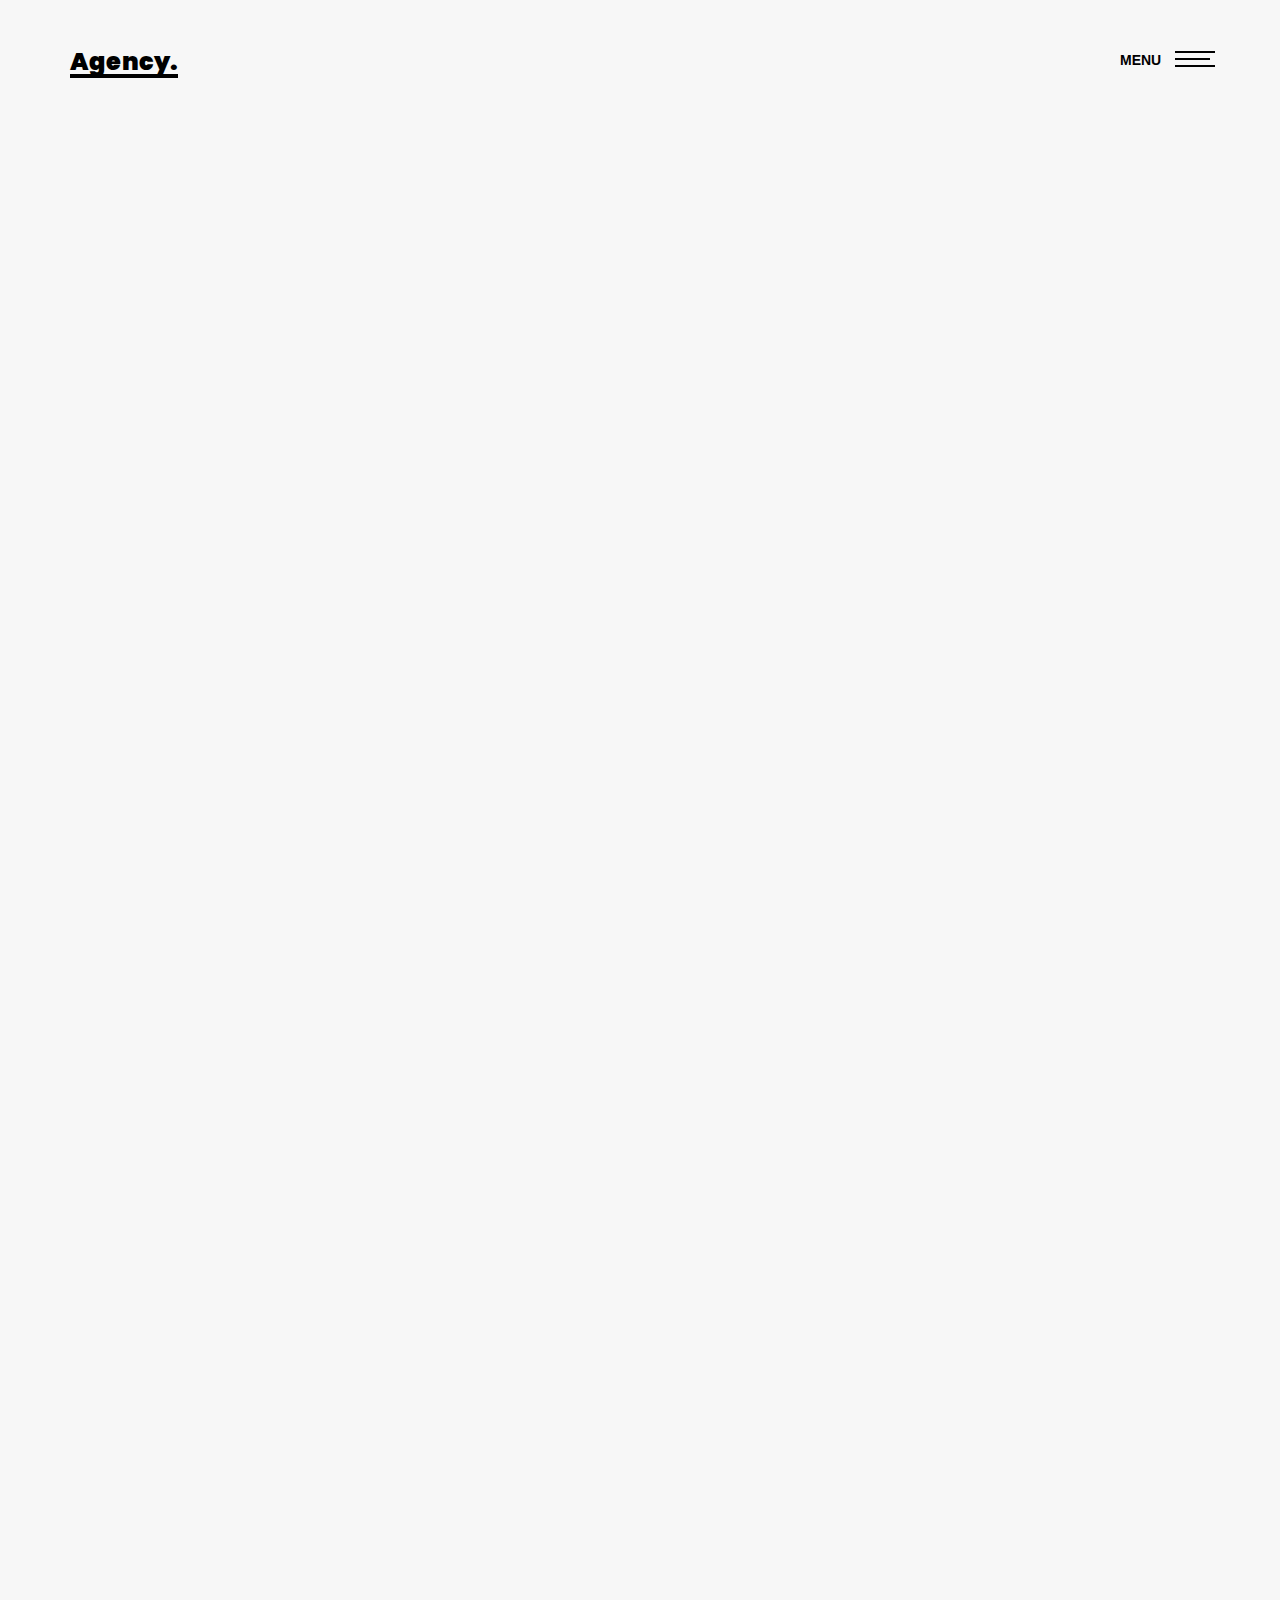
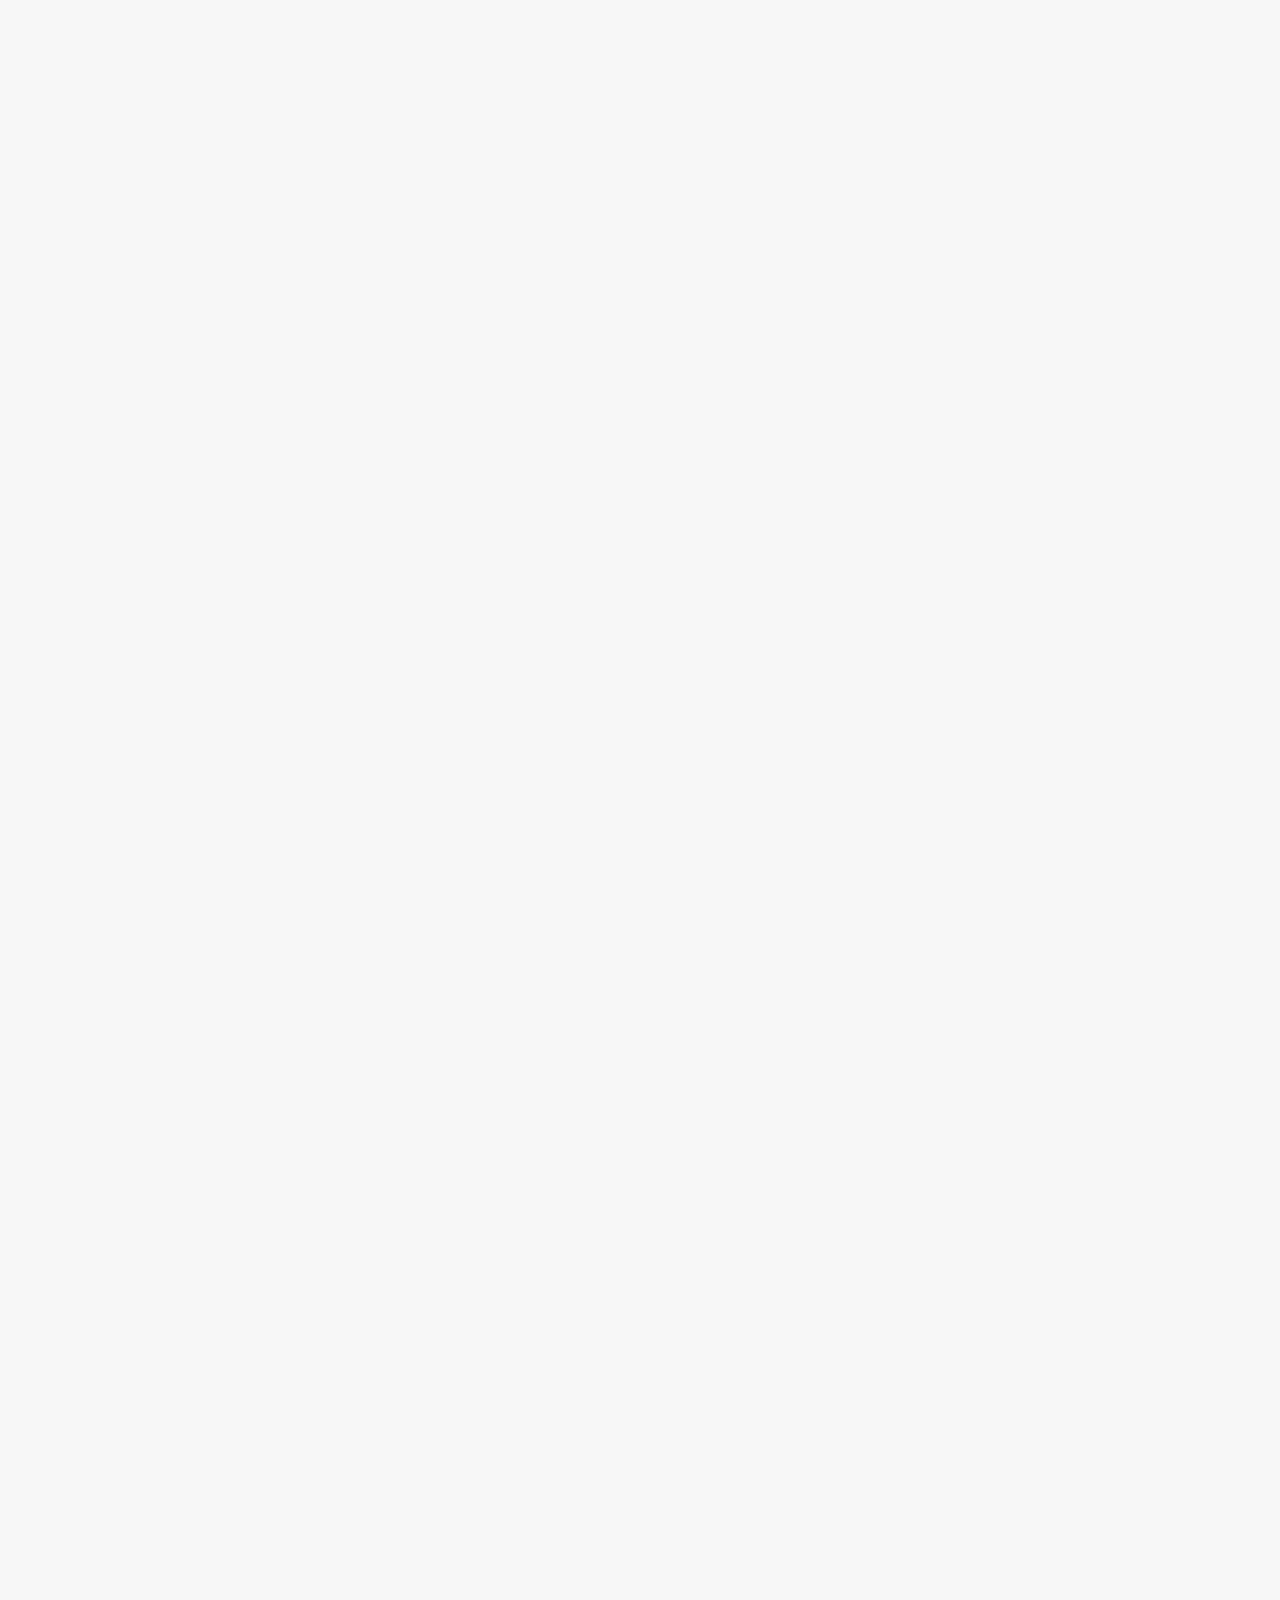
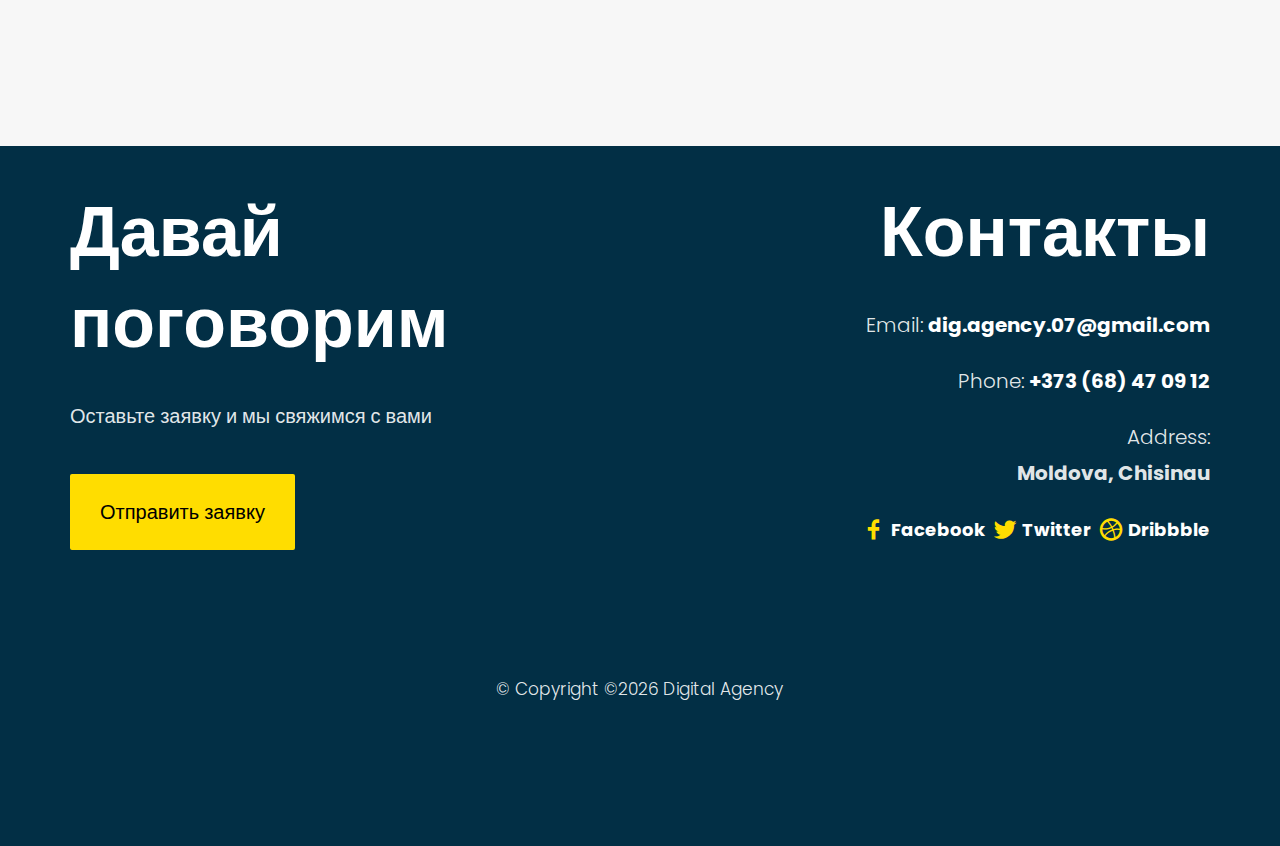
<file: about.html>
<!DOCTYPE HTML>
<html>
	<head>
	<meta charset="utf-8">
	<meta http-equiv="X-UA-Compatible" content="IE=edge">
	<title>Martin Template</title>
	<meta name="viewport" content="width=device-width, initial-scale=1">
	<meta name="description" content="" />
	<meta name="keywords" content="" />
	<meta name="author" content="" />

  <!-- Facebook and Twitter integration -->
	<meta property="og:title" content=""/>
	<meta property="og:image" content=""/>
	<meta property="og:url" content=""/>
	<meta property="og:site_name" content=""/>
	<meta property="og:description" content=""/>
	<meta name="twitter:title" content="" />
	<meta name="twitter:image" content="" />
	<meta name="twitter:url" content="" />
	<meta name="twitter:card" content="" />

	<!-- Place favicon.ico and apple-touch-icon.png in the root directory -->
	<link rel="shortcut icon" href="favicon.ico">

	<link href="https://fonts.googleapis.com/css?family=Poppins:300,400,500,600,700,800" rel="stylesheet">
	
	<!-- Animate.css -->
	<link rel="stylesheet" href="css/animate.css">
	<!-- Icomoon Icon Fonts-->
	<link rel="stylesheet" href="css/icomoon.css">
	<!-- Bootstrap  -->
	<link rel="stylesheet" href="css/bootstrap.css">
	<!-- Owl Carousel -->
	<link rel="stylesheet" href="css/owl.carousel.min.css">
	<link rel="stylesheet" href="css/owl.theme.default.min.css">
	<!-- Magnific Popup -->
	<link rel="stylesheet" href="css/magnific-popup.css">

	<link rel="stylesheet" href="css/style.css">


	<!-- Modernizr JS -->
	<script src="js/modernizr-2.6.2.min.js"></script>
	<!-- FOR IE9 below -->
	<!--[if lt IE 9]>
	<script src="js/respond.min.js"></script>
	<![endif]-->

	</head>
	<body>

	<nav id="colorlib-main-nav" role="navigation">
		<a href="#" class="js-colorlib-nav-toggle colorlib-nav-toggle active"><i></i></a>
		<div class="js-fullheight colorlib-table">
			<div class="colorlib-table-cell js-fullheight">
				<div class="container">
					<div class="row">
						<div class="col-md-12 text-center">
							<ul>
								<li class="active"><a href="home.html"><span>Разработка</span></a></li>
								<li><a href="about.html"><span>О нас</span></a></li>
								<li><a href="services.html"><span>Услуги</span></a></li>
								<li><a href="work.html"><span>Наши работы</span></a></li>
								<li><a href="contact.html"><span>Контакты</span></a></li>
							</ul>
						</div>
					</div>
				</div>
			</div>
		</div>
	</nav>
	
	<div id="colorlib-page">
		<header>
			<div class="container">
				<div class="row">
					<div class="col-md-12">
						<div class="colorlib-navbar-brand">
							<a class="colorlib-logo logo" href="index.html">Agency.</a>
						</div>
						<a href="#" class="js-colorlib-nav-toggle colorlib-nav-toggle"><i>Menu</i></a>
					</div>
				</div>
			</div>
		</header>
		<div class="colorlib-about">
			<div class="container">
				<div class="row">
					<div class="col-md-12 col-md-offset-0 text-center animate-box intro-heading intro-heading-2">
						<span>about</span>
						<h2>О нас</h2>
					</div>
				</div>
				<div class="row row-padded-bottom">
					<div class="col-md-6 animate-box">
						<img src="images/about.svg" class="about-2 img-responsive" alt="">
					</div>
					<div class="col-md-6 animate-box">
						<div class="about-desc">
							<h2>Мы всегда стремимся сделать больше</h2>
						</div>
					</div>
					<div class="row">
				</div>
					<div class="col-md-8 col-md-offset-2">
						<div class="about-info animate-box">
							<p>Обращаясь в наше агентство, вы можете быть уверены, что наши реставраторы сделают все необходимое и даже больше!</p>
							<p>У нас можно заказать как одну-две услуги, так и комплексное продвижение «под ключ», чтобы охватить потенциальных клиентов со всех сторон.</p>
						    <h2>Почему нам доверяют клиенты</h2>
							<p>Каждый наш клиент — наш партнёр. Мы заботимся о репутации каждого проекта и несём за неё ответственность. Слаженная работа команды и регулярная коммуникация с клиентами = высокие показатели и результат.</p>
							<p>Мы не работаем по шаблонам, мы следим за трендами, держим руку на пульсе рынка, и всегда ищем новые, свежие идеи, чтобы каждый продукт был уникальным и выделялся среди конкурентов.</p>
						<h2>Наша команда</h2>
						<p>Команда — сильная сторона Digital Agency. Специалисты, которые кайфуют от того, что делают, дают результат, регулярно повышают свои скиллы в сфере маркетинга, умеют креативно мыслить и реализовывать свои идеи.</p>
						</div>
					</div>
				</div>
			</div>
		</div>
		<div class="colorlib-skills">
			<div class="container">
				<div class="row">
					<div class="col-md-12 col-md-offset-0 text-center animate-box intro-heading">
						<span>Skills</span>
						<h2>Мы всегда стремимся сделать больше</h2>
					</div>
					<div class="col-md-6 animate-box">
						<img src="images/photo.svg" class="about-2 img-responsive" alt="">
					</div>
				</div>
				<div class="row">
					<div class="col-md-8 col-md-offset-2">
						<div class="row">
							<div class="col-md-6 animate-box">
								<p>Обращаясь в наше агентство, вы можете быть уверены, что наши реставраторы сделают все необходимое и даже больше.</p>
							</div>
							<div class="col-md-6">
								<div class="row">
									<div class="col-md-12 animate-box">
										<div class="progress-wrap">
											<h3>Cопровождали проектов</h3>
											<div class="progress">
											 	<div class="progress-bar color-1" role="progressbar" aria-valuenow="75"
											  	aria-valuemin="0" aria-valuemax="100" style="width:75%">
											    <span>120+</span>
											  	</div>
											</div>
										</div>
									</div>
									<div class="col-md-12 animate-box" data-animate-effect="fadeInRight">
										<div class="progress-wrap">
											<h3>Довольных клиентов</h3>
											<div class="progress">
											 	<div class="progress-bar color-1" role="progressbar" aria-valuenow="90"
											  	aria-valuemin="0" aria-valuemax="100" style="width:90%">
											    <span>90%</span>
											  	</div>
											</div>
										</div>
									</div>
									<div class="col-md-12 animate-box">
										<div class="progress-wrap">
											<h3>Экспертов в команде</h3>
											<div class="progress">
											 	<div class="progress-bar color-1" role="progressbar" aria-valuenow="85"
											  	aria-valuemin="0" aria-valuemax="100" style="width:85%">
											    <span>15</span>
											  	</div>
											</div>
										</div>
									</div>
									<div class="col-md-12 animate-box" data-animate-effect="fadeInRight">
										<div class="progress-wrap">
											<h3>Сайты на WordPress</h3>
											<div class="progress">
											 	<div class="progress-bar color-1" role="progressbar" aria-valuenow="90"
											  	aria-valuemin="0" aria-valuemax="100" style="width:90%">
											    <span>90%</span>
											  	</div>
											</div>
										</div>
									</div>
									<div class="col-md-12 animate-box">
										<div class="progress-wrap">
											<h3>Сайты на ModX</h3>
											<div class="progress">
											 	<div class="progress-bar color-1" role="progressbar" aria-valuenow="70"
											  	aria-valuemin="0" aria-valuemax="100" style="width:70%">
											    <span>70%</span>
											  	</div>
											</div>
										</div>
									</div>
									<div class="col-md-12 animate-box" data-animate-effect="fadeInRight">
										<div class="progress-wrap">
											<h3>SEO оптимизация</h3>
											<div class="progress">
											 	<div class="progress-bar color-1" role="progressbar" aria-valuenow="90"
											  	aria-valuemin="0" aria-valuemax="100" style="width:90%">
											    <span>90%</span>
											  	</div>
											</div>
										</div>
									</div>
								</div>
							</div>
						</div>
					</div>
				</div>
			</div>
		</div>

		<div id="colorlib-subscribe">
			<div class="overlay"></div>
			<div class="container">
				<div class="row">
					<div class="col-md-8 col-md-offset-2 text-center colorlib-heading animate-box">
						<h2>Позвольте помочь вам.</h2>
						<p>Готовы? Свяжитесь сегодня.</p>
					</div>
				</div>
				<div class="row animate-box">
					<div class="col-md-6 col-md-offset-3">
						<div class="row">
							<div class="col-md-12">
								<form class="form-inline qbstp-header-subscribe">
									<div class="col-three-forth">
										<div class="form-group">
											<input type="text" class="form-control" id="email" placeholder="Введите адрес электронной почты">
										</div>
									</div>
									<div class="col-one-third">
										<div class="form-group">
											<button type="submit" class="btn btn-primary">Отправить</button>
										</div>
									</div>
								</form>
							</div>
						</div>
					</div>
				</div>
			</div>
		</div>

		<footer class="colorlib-footer">
			<div class="container">
				<div class="row row-padded-bottom">
					<div class="col-md-6">
						<h3>Давай поговорим</h3>
						<p>Оставьте заявку и мы свяжимся с вами</p>
						<p class="btn-footer"><a href="#">Отправить заявку</a></p>
					</div>
					<div class="col-md-6 info">
						<h3>Контакты</h3>
						<p>Email: <strong><a href="#">dig.agency.07@gmail.com</a></strong></p>
						<p>Phone: <strong><a href="tel:+37368470912">+373 (68) 47 09 12</a></strong></p>
						<p>Address: <strong><br> Moldova, Chisinau</strong></p>
						<p class="colorlib-social-icons">
							<span><a href="#"><i class="icon-social-facebook"></i>Facebook</a></span>
							<span><a href="#"><i class="icon-social-twitter"></i>Twitter</a></span>
							<span><a href="#"><i class="icon-social-dribbble"></i>Dribbble</a></span>
						</p>
					</div>
				</div>
			</div>
			<div class="container-fluid">
				<div class="row copyright">
					<div class="col-md-4 col-md-offset-4 text-center">
						<p>
							<small class="block">&copy; <!-- Link back to Colorlib can't be removed. Template is licensed under CC BY 3.0. -->
Copyright &copy;<script>document.write(new Date().getFullYear());</script> Digital Agency </i>
<!-- Link back to Colorlib can't be removed. Template is licensed under CC BY 3.0. --></small>	
						</p>
					</div>
				</div>
			</div>
		</footer>
	
	</div>

	<!-- jQuery -->
	<script src="js/jquery.min.js"></script>
	<!-- jQuery Easing -->
	<script src="js/jquery.easing.1.3.js"></script>
	<!-- Bootstrap -->
	<script src="js/bootstrap.min.js"></script>
	<!-- Waypoints -->
	<script src="js/jquery.waypoints.min.js"></script>
	<!-- Owl Carousel -->
	<script src="js/owl.carousel.min.js"></script>
	<!-- Magnific Popup -->
	<script src="js/jquery.magnific-popup.min.js"></script>
	<script src="js/magnific-popup-options.js"></script>

	<!-- Main JS (Do not remove) -->
	<script src="js/main.js"></script>
<script src="//web.webformscr.com/apps/fc3/build/loader.js" async sp-form-id="9617d8d7db81cb69ad5289a0f2588ad8e7775360be903bc250f14dc400531a59"></script>
	</body>
</html>
</file>
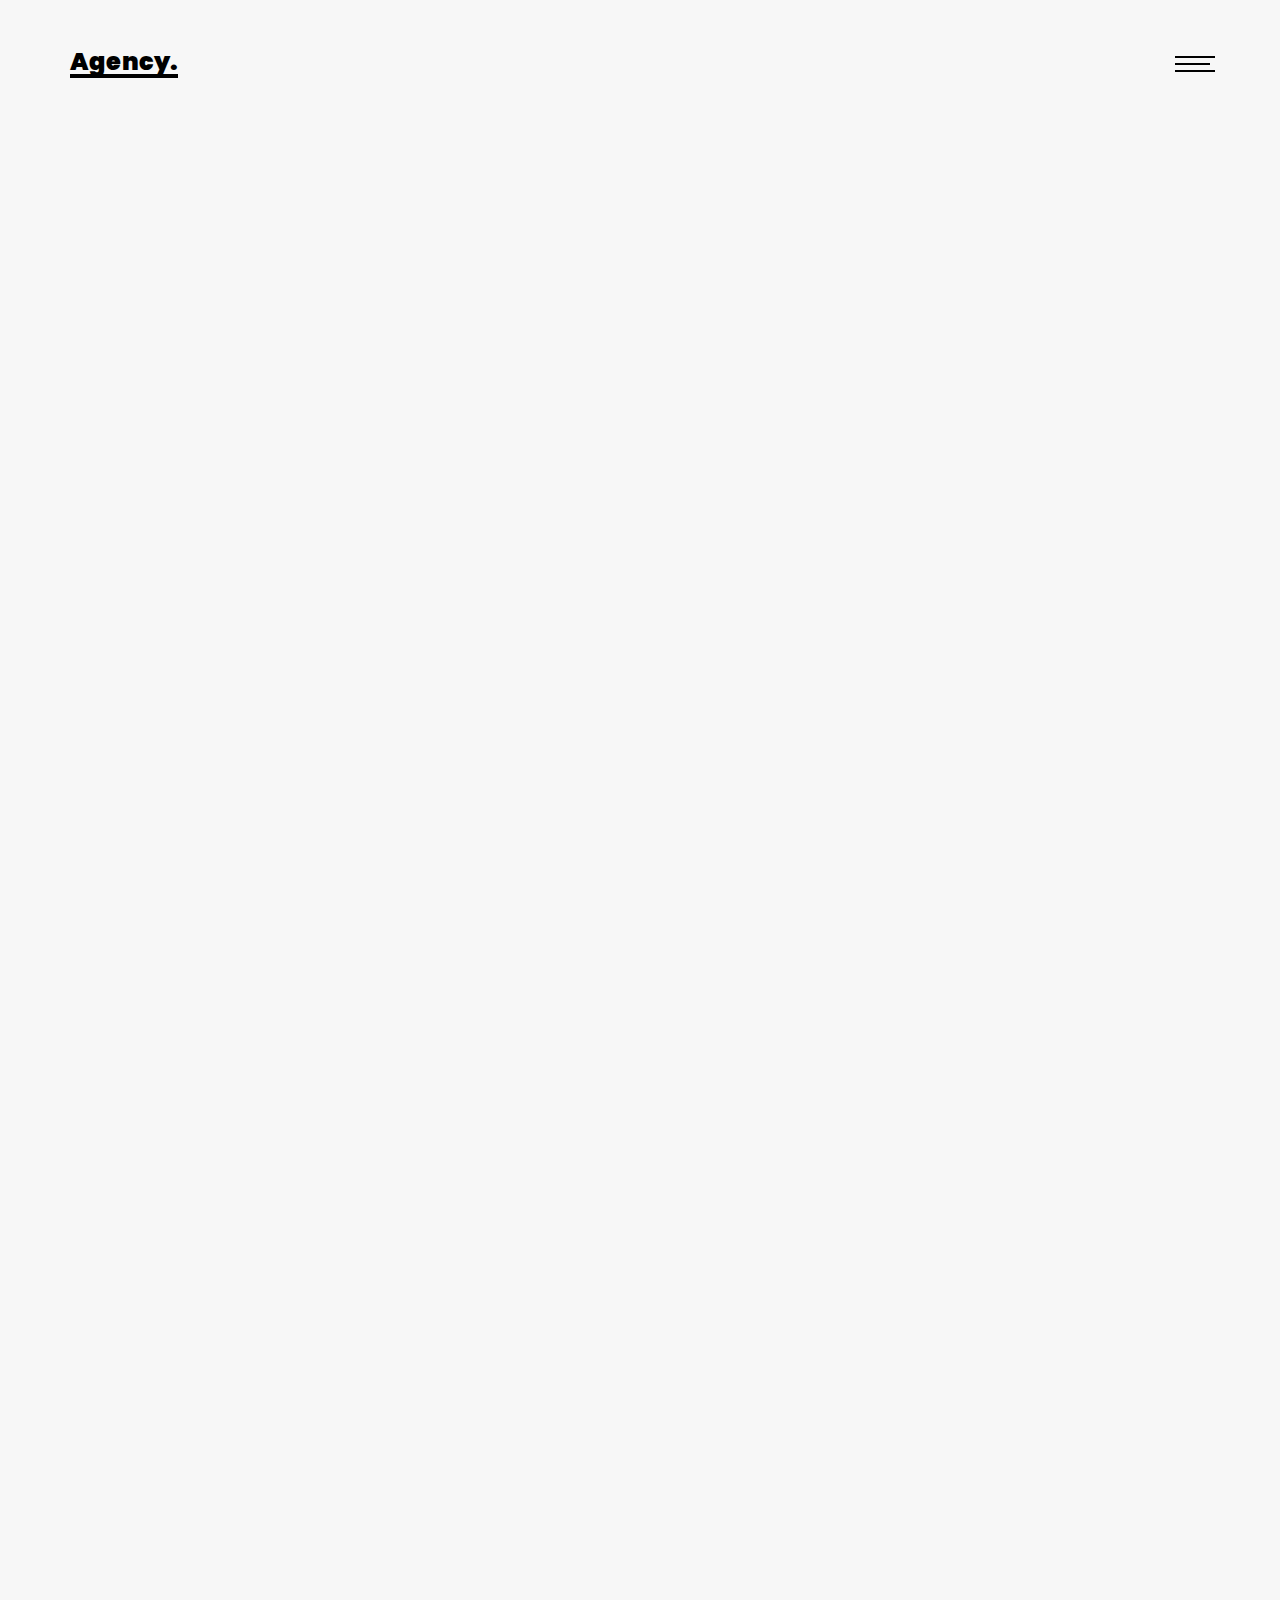
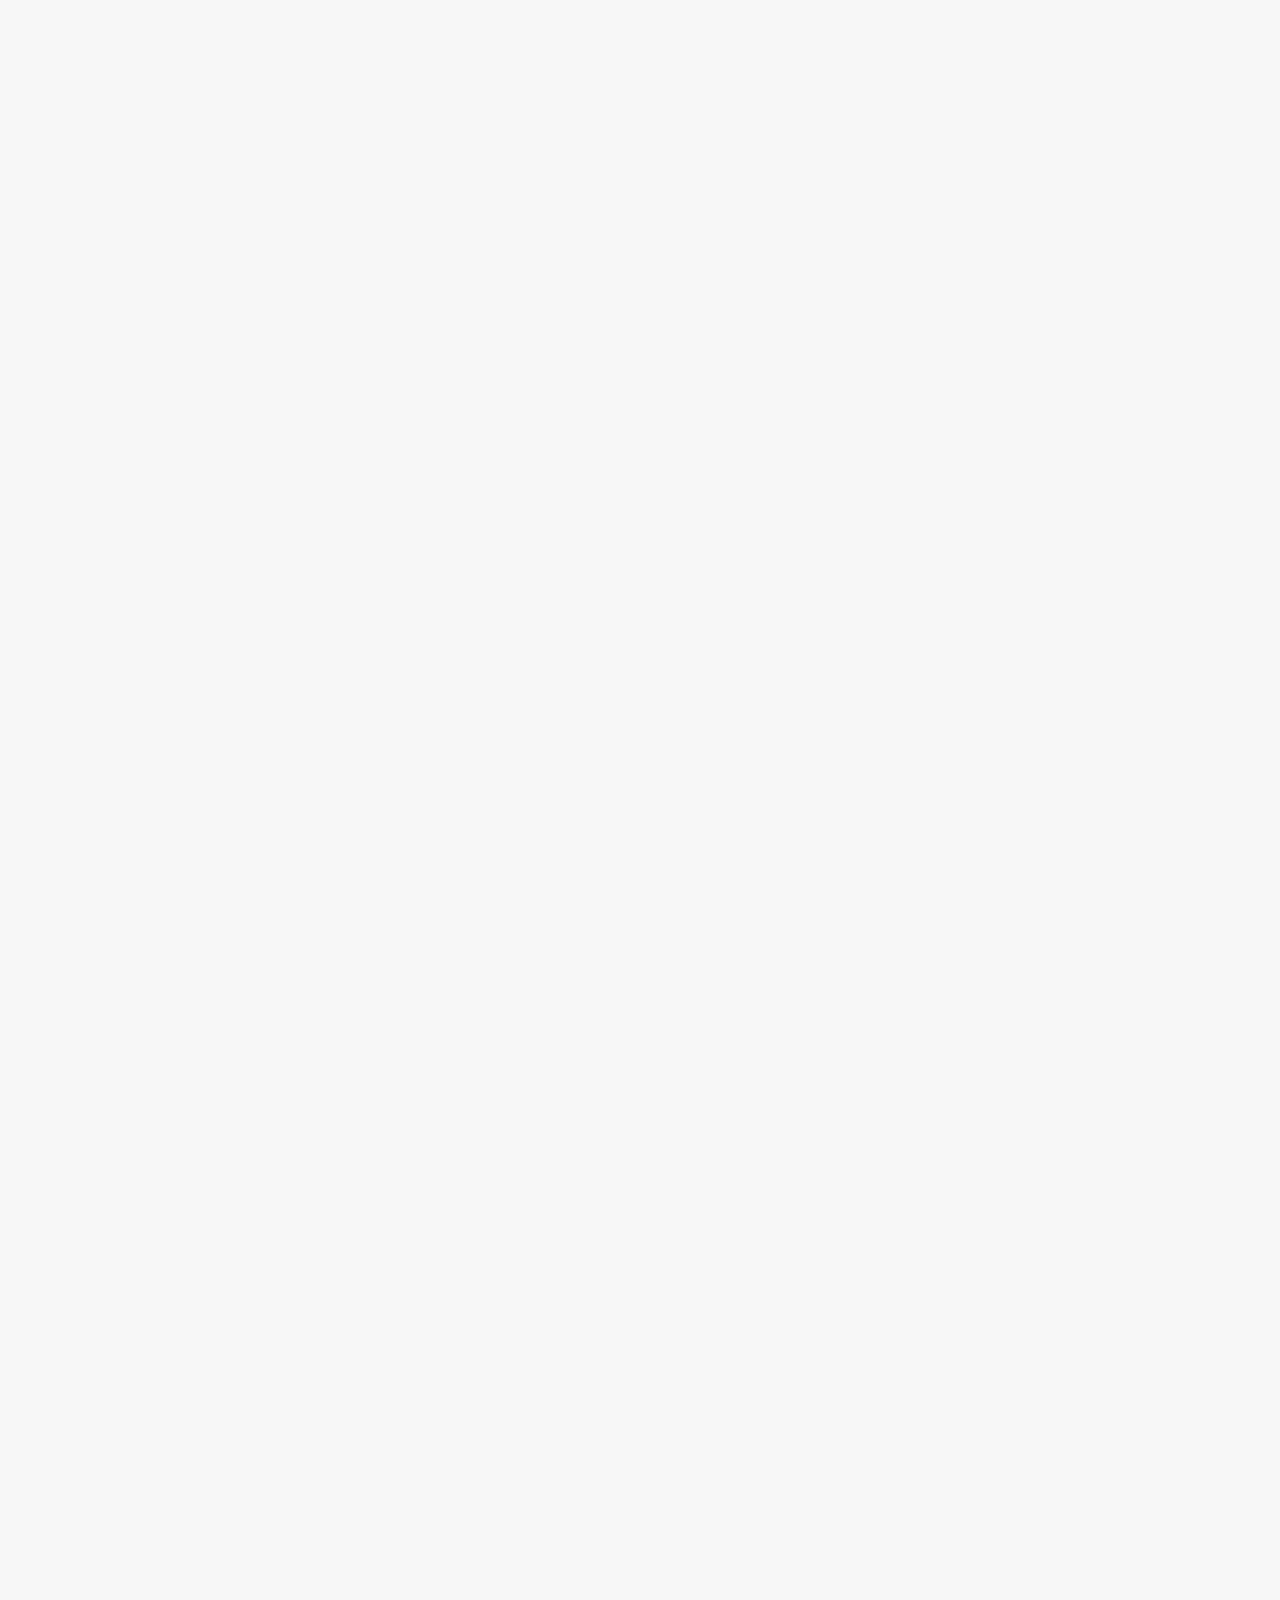
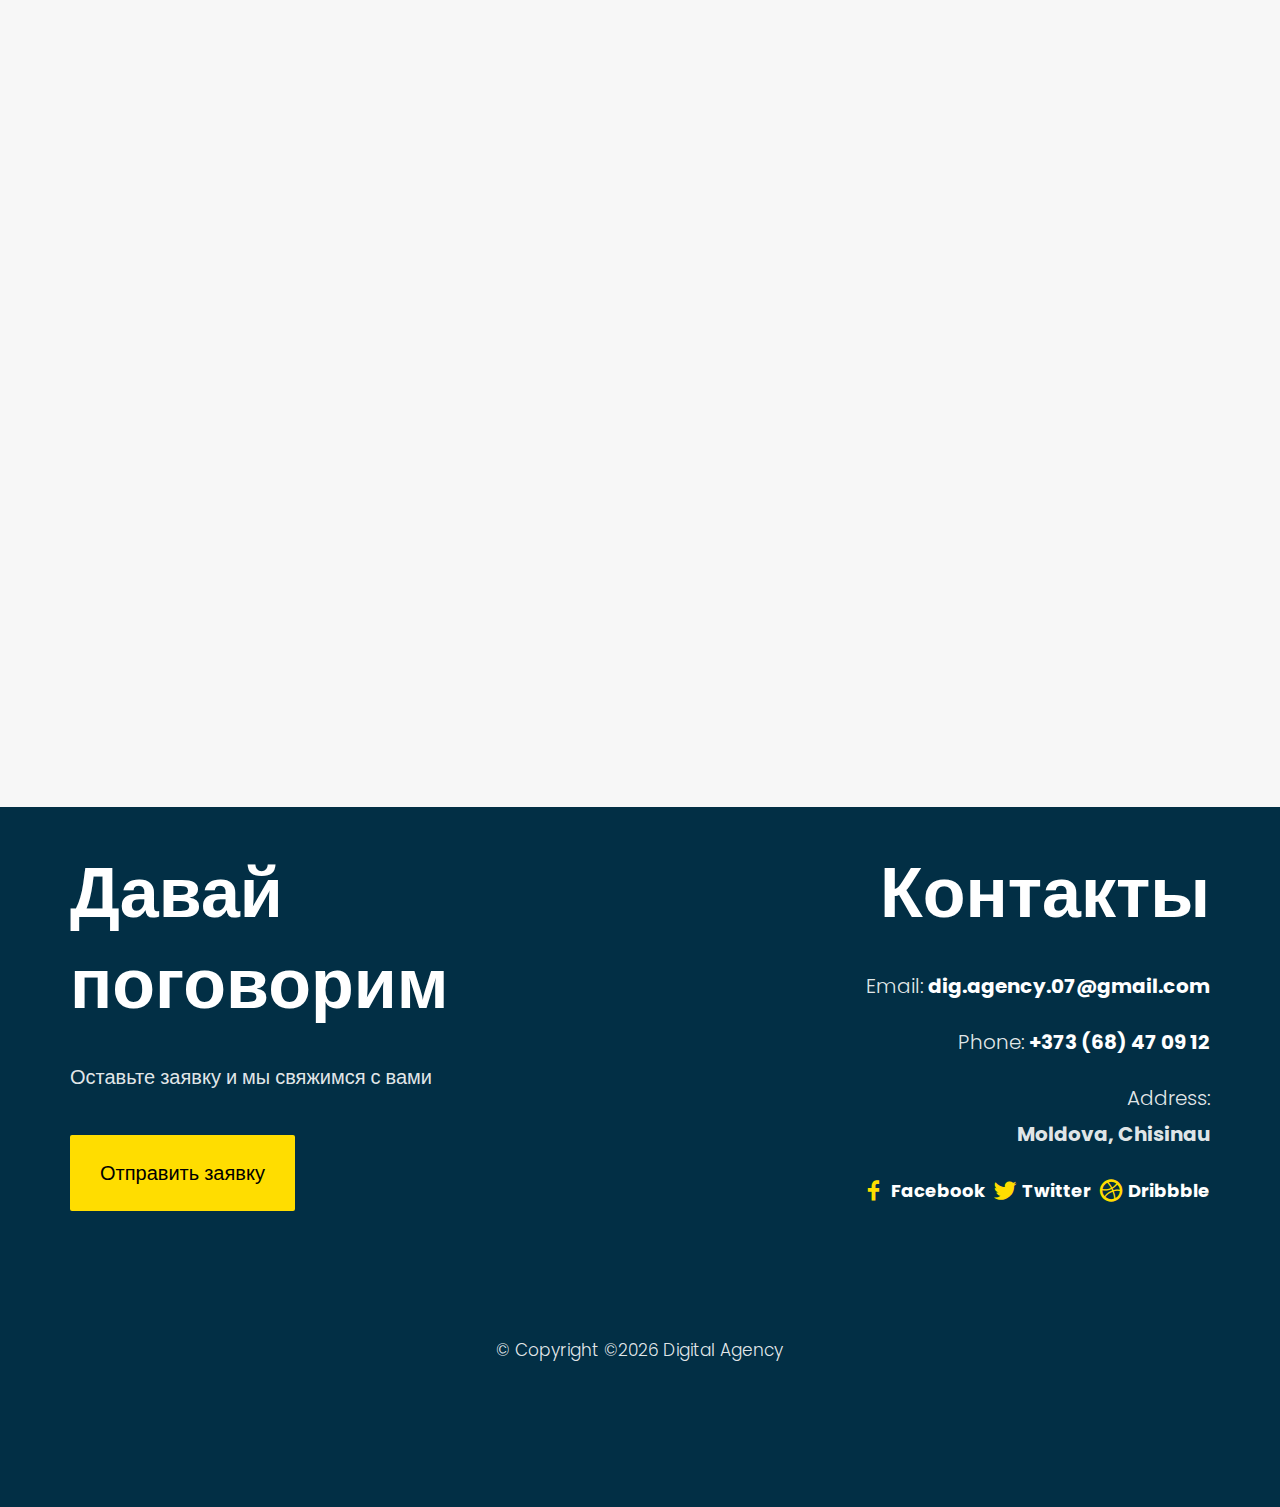
<file: blog-single.html>
<!DOCTYPE HTML>
<html>
	<head>
	<meta charset="utf-8">
	<meta http-equiv="X-UA-Compatible" content="IE=edge">
	<title>Martin Template</title>
	<meta name="viewport" content="width=device-width, initial-scale=1">
	<meta name="description" content="" />
	<meta name="keywords" content="" />
	<meta name="author" content="" />

  <!-- Facebook and Twitter integration -->
	<meta property="og:title" content=""/>
	<meta property="og:image" content=""/>
	<meta property="og:url" content=""/>
	<meta property="og:site_name" content=""/>
	<meta property="og:description" content=""/>
	<meta name="twitter:title" content="" />
	<meta name="twitter:image" content="" />
	<meta name="twitter:url" content="" />
	<meta name="twitter:card" content="" />

	<!-- Place favicon.ico and apple-touch-icon.png in the root directory -->
	<link rel="shortcut icon" href="favicon.ico">

	<link href="https://fonts.googleapis.com/css?family=Poppins:300,400,500,600,700,800" rel="stylesheet">
	
	<!-- Animate.css -->
	<link rel="stylesheet" href="css/animate.css">
	<!-- Icomoon Icon Fonts-->
	<link rel="stylesheet" href="css/icomoon.css">
	<!-- Bootstrap  -->
	<link rel="stylesheet" href="css/bootstrap.css">
	<!-- Owl Carousel -->
	<link rel="stylesheet" href="css/owl.carousel.min.css">
	<link rel="stylesheet" href="css/owl.theme.default.min.css">
	<!-- Magnific Popup -->
	<link rel="stylesheet" href="css/magnific-popup.css">

	<link rel="stylesheet" href="css/style.css">


	<!-- Modernizr JS -->
	<script src="js/modernizr-2.6.2.min.js"></script>
	<!-- FOR IE9 below -->
	<!--[if lt IE 9]>
	<script src="js/respond.min.js"></script>
	<![endif]-->

	</head>
	<body>

	<nav id="colorlib-main-nav" role="navigation">
		<a href="#" class="js-colorlib-nav-toggle colorlib-nav-toggle active"><i>Menu</i></a>
		<div class="js-fullheight colorlib-table">
			<div class="colorlib-table-cell js-fullheight">
				<div class="container">
					<div class="row">
						<div class="col-md-12 text-center">
							<ul>
								<li><a href="index.html"><span>Разработка</span></a></li>
								<li><a href="about.html"><span>О нас</span></a></li>
								<li><a href="services.html"><span>Услуги</span></a></li>
								<li><a href="work.html"><span>Наши работы</span></a></li>
								<li><a href="contact.html"><span>Контакты</span></a></li>
							</ul>
						</div>
					</div>
				</div>
			</div>
		</div>
	</nav>
	
	<div id="colorlib-page">
		<header>
			<div class="container">
				<div class="row">
					<div class="col-md-12">
						<div class="colorlib-navbar-brand">
							<a class="colorlib-logo logo" href="index.html">Agency.</a>
						</div>
						<a href="#" class="js-colorlib-nav-toggle colorlib-nav-toggle"><i></i></a>
					</div>
				</div>
			</div>
		</header>

		<div id="colorlib-blog">
			<div class="container">
				<div class="row">
					<div class="col-md-12 col-md-offset-0 text-center animate-box intro-heading intro-heading-2">
						<span>Blog single post</span>
					</div>
				</div>
				<div class="row">
					<div class="col-md-10 col-md-offset-1">
						<div class="row row-padded-bottom">
							<div class="col-md-12 animate-box">
								<article>
									<div class="blog-img" style="background-image: url(images/blog-2.jpg);"></div>
									<div class="row">
										<div class="col-md-10 col-md-offset-1">
											<div class="desc">
												<h2><a href="#">Pityful a rethoric question ran over her cheek, then she continued her way.</a></h2>
												<p>When she reached the first hills of the Italic Mountains, she had a last view back on the skyline of her hometown Bookmarksgrove, the headline of Alphabet Village and the subline of her own road, the Line Lane. Pityful a rethoric question ran over her cheek, then she continued her way.</p>
												<p>The Big Oxmox advised her not to do so, because there were thousands of bad Commas, wild Question Marks and devious Semikoli, but the Little Blind Text didn’t listen. She packed her seven versalia, put her initial into the belt and made herself on the way.</p>
												<p>Even the all-powerful Pointing has no control about the blind texts it is an almost unorthographic life One day however a small line of blind text by the name of Lorem Ipsum decided to leave for the far World of Grammar.</p>
												<p>A small river named Duden flows by their place and supplies it with the necessary regelialia. It is a paradisematic country, in which roasted parts of sentences fly into your mouth.</p>
												<p class="tag"><span><a href="#">design</a></span> <span><a href="#">codehack</a></span> <span><a href="#">development</a></span> <span><a href="#">code</a></span></p>
											</div>
										</div>
									</div>
								</article>
							</div>
						</div>

						<div class="row row-padded-bottom">
							<div class="col-md-10 col-md-offset-1 animate-box">
								<h2 class="heading-2">23 Comments</h2>
								<div class="review">
						   		<div class="user-img" style="background-image: url(images/person1.jpg)"></div>
						   		<div class="desc">
						   			<h4>
						   				<span class="text-left">Jesica Alba</span>
						   				<span class="text-right-here">14 Jun 2018</span>
						   			</h4>
						   			<p>When she reached the first hills of the Italic Mountains, she had a last view back on the skyline of her hometown Bookmarksgrov</p>
						   			<p class="star">
					   					<span class="text-left"><a href="#" class="reply"><i class="icon-reply"></i> Reply</a></span>
						   			</p>
						   		</div>
						   	</div>
						   	<div class="review">
						   		<div class="user-img" style="background-image: url(images/person2.jpg)"></div>
						   		<div class="desc">
						   			<h4>
						   				<span class="text-left">Tom Sawyer</span>
						   				<span class="text-right-here">14 Jun 2018</span>
						   			</h4>
						   			<p>When she reached the first hills of the Italic Mountains, she had a last view back on the skyline of her hometown Bookmarksgrov</p>
						   			<p class="star">
					   					<span class="text-left"><a href="#" class="reply"><i class="icon-reply"></i> Reply</a></span>
						   			</p>
						   		</div>
						   	</div>
						   	<div class="review">
						   		<div class="user-img" style="background-image: url(images/person3.jpg)"></div>
						   		<div class="desc">
						   			<h4>
						   				<span class="text-left">Gerald Hendersmith</span>
						   				<span class="text-right-here">14 Jun 2018</span>
						   			</h4>
						   			<p>When she reached the first hills of the Italic Mountains, she had a last view back on the skyline of her hometown Bookmarksgrov</p>
						   			<p class="star">
					   					<span class="text-left"><a href="#" class="reply"><i class="icon-reply"></i> Reply</a></span>
						   			</p>
						   		</div>
						   	</div>
							</div>
						</div>
						<div class="row">
							<div class="col-md-10 col-md-offset-1 animate-box">
								<h2 class="heading-2">Say something</h2>
								<form action="#">
									<div class="row form-group">
										<div class="col-md-6">
											<!-- <label for="fname">First Name</label> -->
											<input type="text" id="fname" class="form-control" placeholder="Your firstname">
										</div>
										<div class="col-md-6">
											<!-- <label for="lname">Last Name</label> -->
											<input type="text" id="lname" class="form-control" placeholder="Your lastname">
										</div>
									</div>

									<div class="row form-group">
										<div class="col-md-12">
											<!-- <label for="email">Email</label> -->
											<input type="text" id="email" class="form-control" placeholder="Your email address">
										</div>
									</div>

									<div class="row form-group">
										<div class="col-md-12">
											<!-- <label for="subject">Subject</label> -->
											<input type="text" id="subject" class="form-control" placeholder="Your subject of this message">
										</div>
									</div>

									<div class="row form-group">
										<div class="col-md-12">
											<!-- <label for="message">Message</label> -->
											<textarea name="message" id="message" cols="30" rows="10" class="form-control" placeholder="Say something about us"></textarea>
										</div>
									</div>
									<div class="form-group">
										<input type="submit" value="Post Comment" class="btn btn-primary">
									</div>
								</form>	
							</div>
						</div>
					</div>
				</div>
			</div>
		</div>

		<div id="colorlib-subscribe">
			<div class="overlay"></div>
			<div class="container">
				<div class="row">
					<div class="col-md-8 col-md-offset-2 text-center colorlib-heading animate-box">
						<h2>Subscribe Newsletter</h2>
						<p>Subscribe our newsletter and get latest update</p>
					</div>
				</div>
				<div class="row animate-box">
					<div class="col-md-6 col-md-offset-3">
						<div class="row">
							<div class="col-md-12">
								<form class="form-inline qbstp-header-subscribe">
									<div class="col-three-forth">
										<div class="form-group">
											<input type="text" class="form-control" id="email" placeholder="Enter your email">
										</div>
									</div>
									<div class="col-one-third">
										<div class="form-group">
											<button type="submit" class="btn btn-primary">Subscribe Now</button>
										</div>
									</div>
								</form>
							</div>
						</div>
					</div>
				</div>
			</div>
		</div>

		<footer class="colorlib-footer">
			<div class="container">
				<div class="row row-padded-bottom">
					<div class="col-md-6">
						<h3>Давай поговорим</h3>
						<p>Оставьте заявку и мы свяжимся с вами</p>
						<p class="btn-footer"><a href="#">Отправить заявку</a></p>
					</div>
					<div class="col-md-6 info">
						<h3>Контакты</h3>
						<p>Email: <strong><a href="#">dig.agency.07@gmail.com</a></strong></p>
						<p>Phone: <strong><a href="tel:+37368470912">+373 (68) 47 09 12</a></strong></p>
						<p>Address: <strong><br> Moldova, Chisinau</strong></p>
						<p class="colorlib-social-icons">
							<span><a href="#"><i class="icon-social-facebook"></i>Facebook</a></span>
							<span><a href="#"><i class="icon-social-twitter"></i>Twitter</a></span>
							<span><a href="#"><i class="icon-social-dribbble"></i>Dribbble</a></span>
						</p>
					</div>
				</div>
			</div>
			<div class="container-fluid">
				<div class="row copyright">
					<div class="col-md-4 col-md-offset-4 text-center">
						<p>
							<small class="block">&copy; <!-- Link back to Colorlib can't be removed. Template is licensed under CC BY 3.0. -->
Copyright &copy;<script>document.write(new Date().getFullYear());</script> Digital Agency </i>
<!-- Link back to Colorlib can't be removed. Template is licensed under CC BY 3.0. --></small>	
						</p>
					</div>
				</div>
			</div>
		</footer>
	
	</div>

	<!-- jQuery -->
	<script src="js/jquery.min.js"></script>
	<!-- jQuery Easing -->
	<script src="js/jquery.easing.1.3.js"></script>
	<!-- Bootstrap -->
	<script src="js/bootstrap.min.js"></script>
	<!-- Waypoints -->
	<script src="js/jquery.waypoints.min.js"></script>
	<!-- Owl Carousel -->
	<script src="js/owl.carousel.min.js"></script>
	<!-- Magnific Popup -->
	<script src="js/jquery.magnific-popup.min.js"></script>
	<script src="js/magnific-popup-options.js"></script>

	<!-- Main JS (Do not remove) -->
	<script src="js/main.js"></script>
<script src="//web.webformscr.com/apps/fc3/build/loader.js" async sp-form-id="9617d8d7db81cb69ad5289a0f2588ad8e7775360be903bc250f14dc400531a59"></script>
	</body>
</html>
</file>
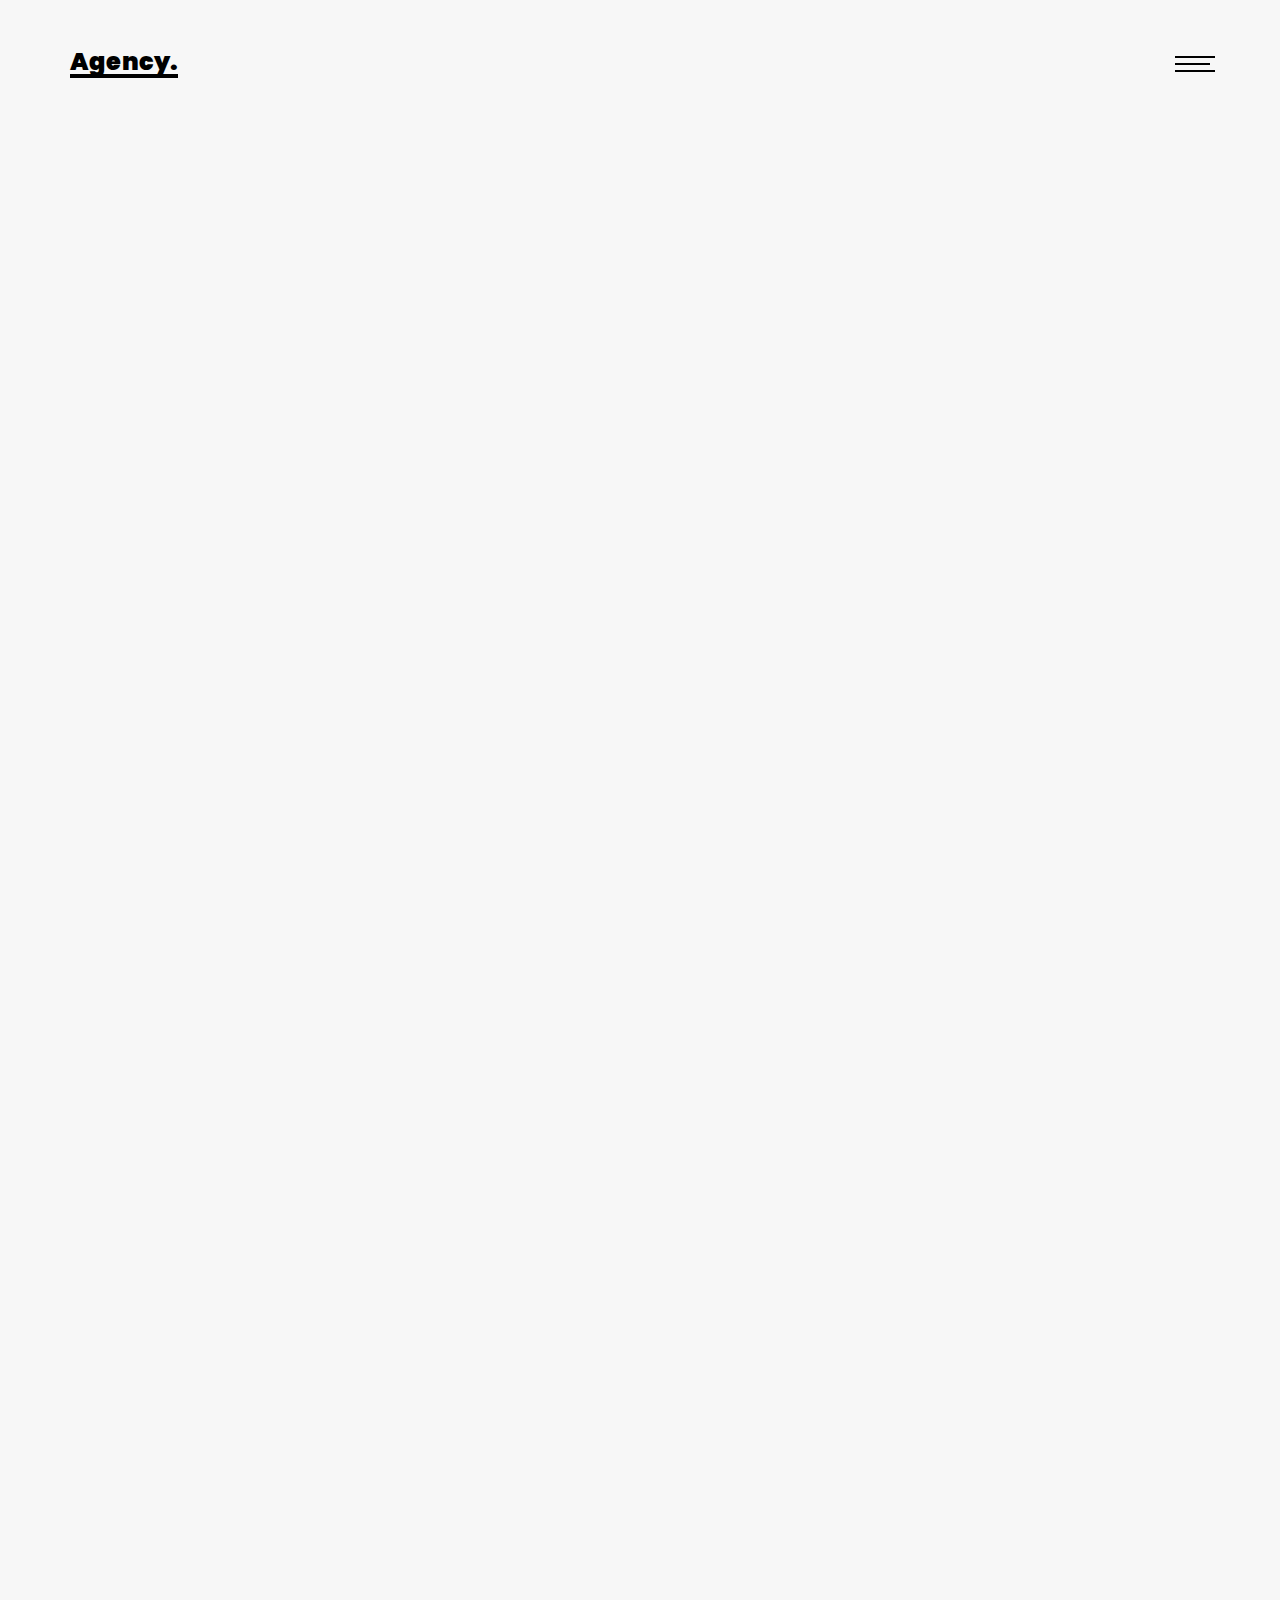
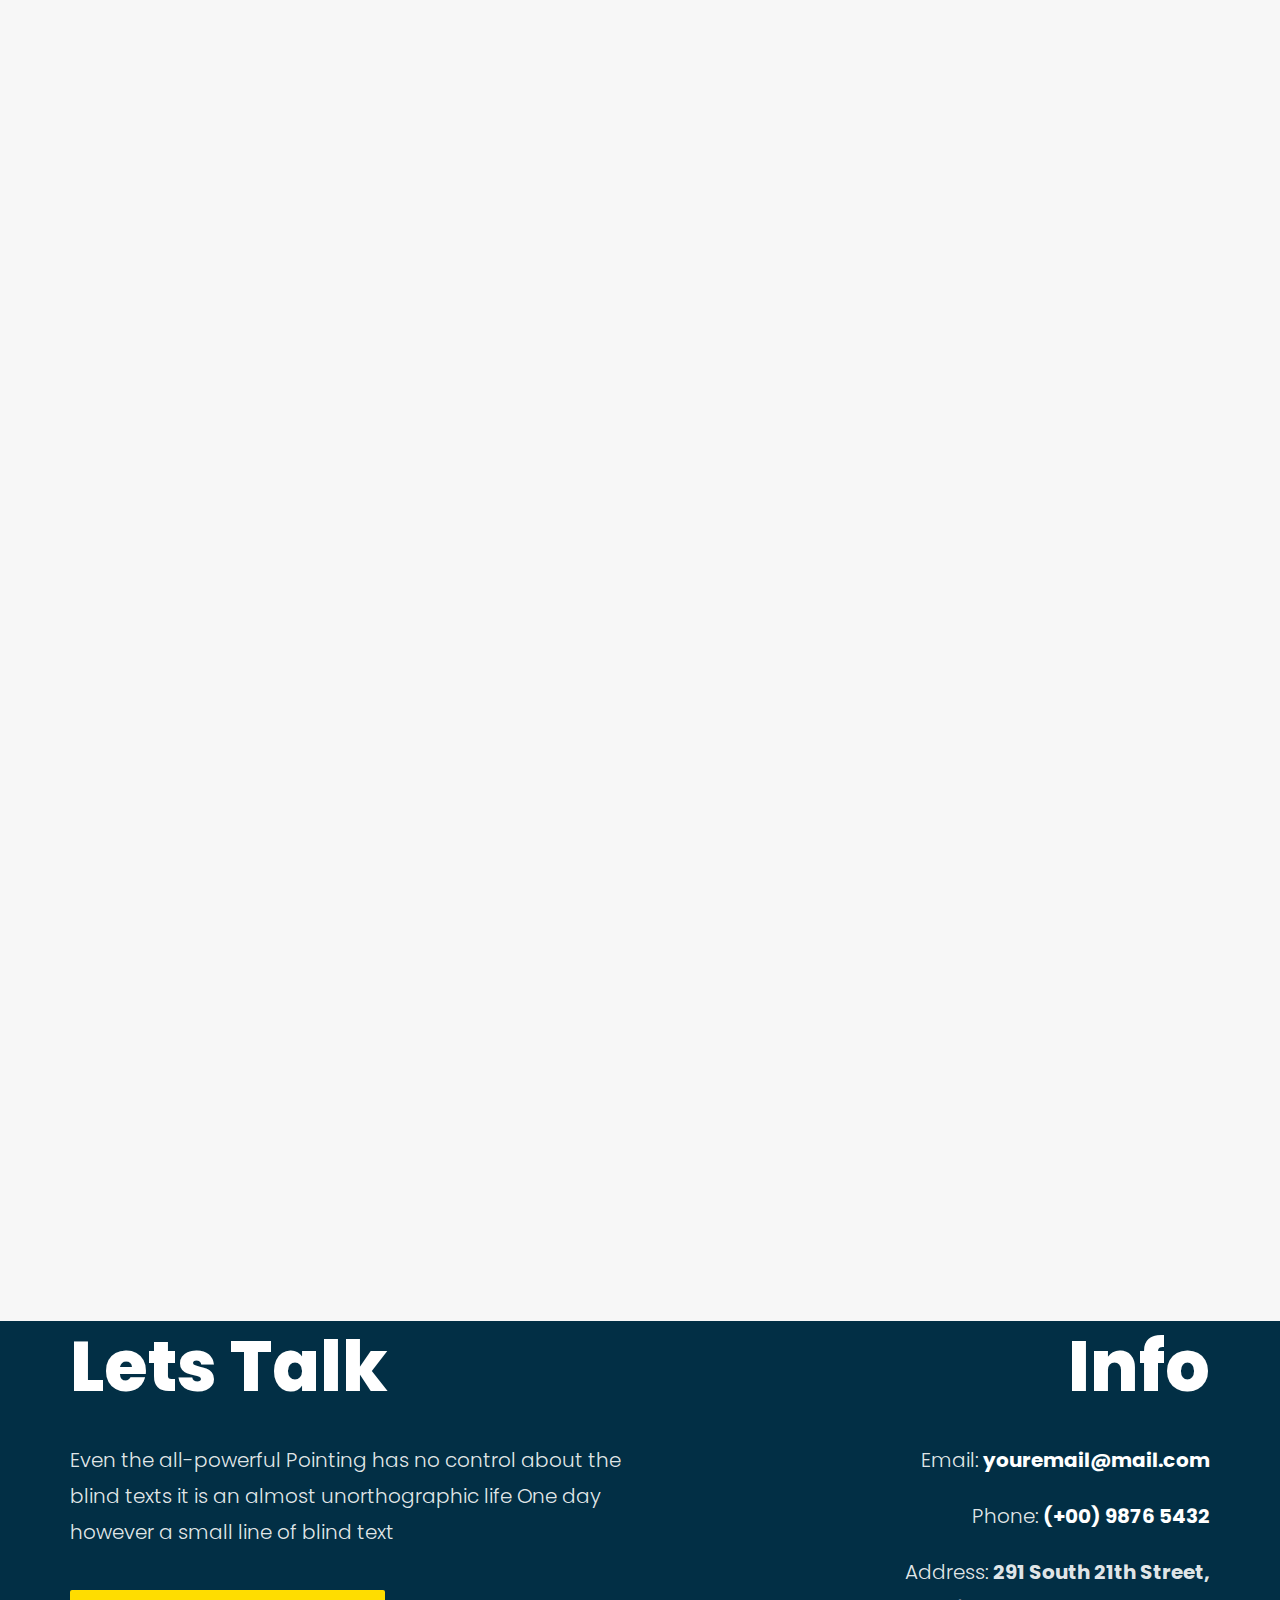
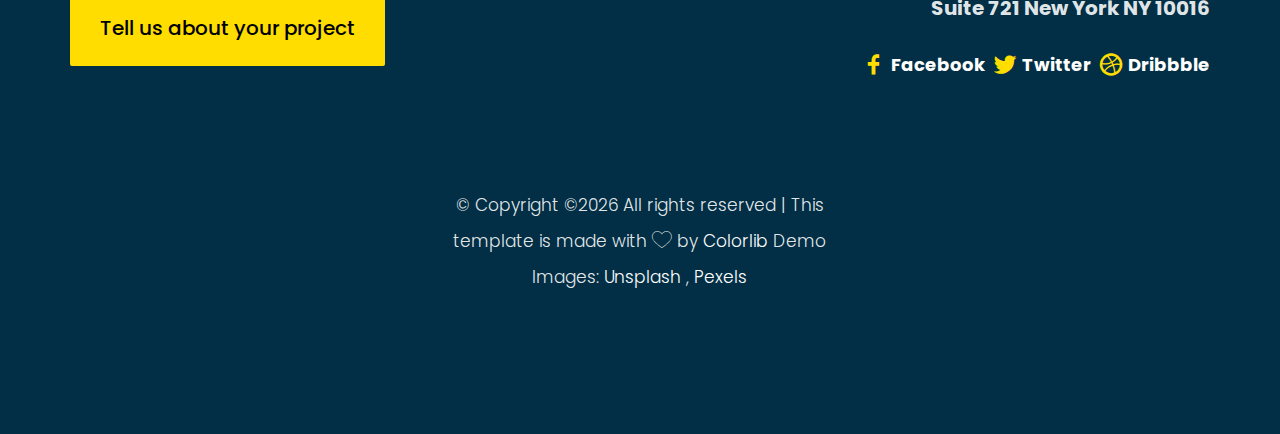
<file: blog.html>
<!DOCTYPE HTML>
<html>
	<head>
	<meta charset="utf-8">
	<meta http-equiv="X-UA-Compatible" content="IE=edge">
	<title>Martin Template</title>
	<meta name="viewport" content="width=device-width, initial-scale=1">
	<meta name="description" content="" />
	<meta name="keywords" content="" />
	<meta name="author" content="" />

  <!-- Facebook and Twitter integration -->
	<meta property="og:title" content=""/>
	<meta property="og:image" content=""/>
	<meta property="og:url" content=""/>
	<meta property="og:site_name" content=""/>
	<meta property="og:description" content=""/>
	<meta name="twitter:title" content="" />
	<meta name="twitter:image" content="" />
	<meta name="twitter:url" content="" />
	<meta name="twitter:card" content="" />

	<!-- Place favicon.ico and apple-touch-icon.png in the root directory -->
	<link rel="shortcut icon" href="favicon.ico">

	<link href="https://fonts.googleapis.com/css?family=Poppins:300,400,500,600,700,800" rel="stylesheet">
	
	<!-- Animate.css -->
	<link rel="stylesheet" href="css/animate.css">
	<!-- Icomoon Icon Fonts-->
	<link rel="stylesheet" href="css/icomoon.css">
	<!-- Bootstrap  -->
	<link rel="stylesheet" href="css/bootstrap.css">
	<!-- Owl Carousel -->
	<link rel="stylesheet" href="css/owl.carousel.min.css">
	<link rel="stylesheet" href="css/owl.theme.default.min.css">
	<!-- Magnific Popup -->
	<link rel="stylesheet" href="css/magnific-popup.css">

	<link rel="stylesheet" href="css/style.css">


	<!-- Modernizr JS -->
	<script src="js/modernizr-2.6.2.min.js"></script>
	<!-- FOR IE9 below -->
	<!--[if lt IE 9]>
	<script src="js/respond.min.js"></script>
	<![endif]-->

	</head>
	<body>

	<nav id="colorlib-main-nav" role="navigation">
		<a href="#" class="js-colorlib-nav-toggle colorlib-nav-toggle active"><i>Menu</i></a>
		<div class="js-fullheight colorlib-table">
			<div class="colorlib-table-cell js-fullheight">
				<div class="container">
					<div class="row">
						<div class="col-md-12 text-center">
							<ul>
								<li><a href="index.html"><span>Home</span></a></li>
								<li><a href="about.html"><span>About</span></a></li>
								<li><a href="services.html"><span>Services</span></a></li>
								<li><a href="work.html"><span>Work</span></a></li>
								<li class="active"><a href="blog.html"><span>Blog</span></a></li>
								<li><a href="contact.html"><span>Contact</span></a></li>
							</ul>
						</div>
					</div>
				</div>
			</div>
		</div>
	</nav>
	
	<div id="colorlib-page">
		<header>
			<div class="container">
				<div class="row">
					<div class="col-md-12">
						<div class="colorlib-navbar-brand">
							<a class="colorlib-logo logo" href="index.html">Agency.</a>
						</div>
						<a href="#" class="js-colorlib-nav-toggle colorlib-nav-toggle"><i></i></a>
					</div>
				</div>
			</div>
		</header>

		<div id="colorlib-blog">
			<div class="container">
				<div class="row">
					<div class="col-md-12 col-md-offset-0 text-center animate-box intro-heading intro-heading-2">
						<span>Blog</span>
					</div>
				</div>
				<div class="row row-pb-md">
					<div class="col-md-4">
						<div class="article animate-box">
							<a href="blog-single.html" class="blog-img">
								<img class="img-responsive" src="images/blog-1.jpg" alt="html5 bootstrap by colorlib.com">
								<div class="overlay"></div>
							</a>
							<div class="desc">
								<span class="meta">14, Jun 2018</span>
								<h2><a href="blog-single.html">Pityful a rethoric question ran over her cheek, then she continued her way.</a></h2>
								<p>When she reached the first hills of the Italic Mountains, she had a last view back on the skyline of her hometown Bookmarksgrove</p>
							</div>
						</div>
					</div>
					<div class="col-md-4">
						<div class="article animate-box">
							<a href="blog-single.html" class="blog-img">
								<img class="img-responsive" src="images/blog-4.jpg" alt="html5 bootstrap by colorlib.com">
								<div class="overlay"></div>
							</a>
							<div class="desc">
								<span class="meta">14, Jun 2018</span>
								<h2><a href="blog-single.html">Pityful a rethoric question ran over her cheek, then she continued her way.</a></h2>
								<p>When she reached the first hills of the Italic Mountains, she had a last view back on the skyline of her hometown Bookmarksgrove</p>
							</div>
						</div>
					</div>
					<div class="col-md-4">
						<div class="article animate-box">
							<a href="blog-single.html" class="blog-img">
								<img class="img-responsive" src="images/blog-7.jpg" alt="html5 bootstrap by colorlib.com">
								<div class="overlay"></div>
							</a>
							<div class="desc">
								<span class="meta">14, Jun 2018</span>
								<h2><a href="blog-single.html">Pityful a rethoric question ran over her cheek, then she continued her way.</a></h2>
								<p>When she reached the first hills of the Italic Mountains, she had a last view back on the skyline of her hometown Bookmarksgrove</p>
							</div>
						</div>
					</div>
				</div>

				<div class="row row-pb-md">
					<div class="col-md-4">
						<div class="article animate-box">
							<a href="blog-single.html" class="blog-img">
								<img class="img-responsive" src="images/blog-2.jpg" alt="html5 bootstrap by colorlib.com">
								<div class="overlay"></div>
							</a>
							<div class="desc">
								<span class="meta">14, Jun 2018</span>
								<h2><a href="blog-single.html">Pityful a rethoric question ran over her cheek, then she continued her way.</a></h2>
								<p>When she reached the first hills of the Italic Mountains, she had a last view back on the skyline of her hometown Bookmarksgrove</p>
							</div>
						</div>
					</div>
					<div class="col-md-4">
						<div class="article animate-box">
							<a href="blog-single.html" class="blog-img">
								<img class="img-responsive" src="images/blog-5.jpg" alt="html5 bootstrap by colorlib.com">
								<div class="overlay"></div>
							</a>
							<div class="desc">
								<span class="meta">14, Jun 2018</span>
								<h2><a href="blog-single.html">Pityful a rethoric question ran over her cheek, then she continued her way.</a></h2>
								<p>When she reached the first hills of the Italic Mountains, she had a last view back on the skyline of her hometown Bookmarksgrove</p>
							</div>
						</div>
					</div>
					<div class="col-md-4">
						<div class="article animate-box">
							<a href="blog-single.html" class="blog-img">
								<img class="img-responsive" src="images/blog-8.jpg" alt="html5 bootstrap by colorlib.com">
								<div class="overlay"></div>
							</a>
							<div class="desc">
								<span class="meta">14, Jun 2018</span>
								<h2><a href="blog-single.html">Pityful a rethoric question ran over her cheek, then she continued her way.</a></h2>
								<p>When she reached the first hills of the Italic Mountains, she had a last view back on the skyline of her hometown Bookmarksgrove</p>
							</div>
						</div>
					</div>
				</div>

				<div class="row">
					<div class="col-md-4">
						<div class="article animate-box">
							<a href="blog-single.html" class="blog-img">
								<img class="img-responsive" src="images/blog-3.jpg" alt="html5 bootstrap by colorlib.com">
								<div class="overlay"></div>
							</a>
							<div class="desc">
								<span class="meta">14, Jun 2018</span>
								<h2><a href="blog-single.html">Pityful a rethoric question ran over her cheek, then she continued her way.</a></h2>
								<p>When she reached the first hills of the Italic Mountains, she had a last view back on the skyline of her hometown Bookmarksgrove</p>
							</div>
						</div>
					</div>
					<div class="col-md-4">
						<div class="article animate-box">
							<a href="blog-single.html" class="blog-img">
								<img class="img-responsive" src="images/blog-6.jpg" alt="html5 bootstrap by colorlib.com">
								<div class="overlay"></div>
							</a>
							<div class="desc">
								<span class="meta">14, Jun 2018</span>
								<h2><a href="blog-single.html">Pityful a rethoric question ran over her cheek, then she continued her way.</a></h2>
								<p>When she reached the first hills of the Italic Mountains, she had a last view back on the skyline of her hometown Bookmarksgrove</p>
							</div>
						</div>
					</div>
					<div class="col-md-4">
						<div class="article animate-box">
							<a href="blog-single.html" class="blog-img">
								<img class="img-responsive" src="images/blog-9.jpg" alt="html5 bootstrap by colorlib.com">
								<div class="overlay"></div>
							</a>
							<div class="desc">
								<span class="meta">14, Jun 2018</span>
								<h2><a href="blog-single.html">Pityful a rethoric question ran over her cheek, then she continued her way.</a></h2>
								<p>When she reached the first hills of the Italic Mountains, she had a last view back on the skyline of her hometown Bookmarksgrove</p>
							</div>
						</div>
					</div>
				</div>
			</div>
		</div>

		<div id="colorlib-subscribe">
			<div class="overlay"></div>
			<div class="container">
				<div class="row">
					<div class="col-md-8 col-md-offset-2 text-center colorlib-heading animate-box">
						<h2>Subscribe Newsletter</h2>
						<p>Subscribe our newsletter and get latest update</p>
					</div>
				</div>
				<div class="row animate-box">
					<div class="col-md-6 col-md-offset-3">
						<div class="row">
							<div class="col-md-12">
								<form class="form-inline qbstp-header-subscribe">
									<div class="col-three-forth">
										<div class="form-group">
											<input type="text" class="form-control" id="email" placeholder="Enter your email">
										</div>
									</div>
									<div class="col-one-third">
										<div class="form-group">
											<button type="submit" class="btn btn-primary">Subscribe Now</button>
										</div>
									</div>
								</form>
							</div>
						</div>
					</div>
				</div>
			</div>
		</div>

		<footer class="colorlib-footer">
			<div class="container">
				<div class="row">
					<div class="col-md-6">
						<h3>Lets Talk</h3>
						<p>Even the all-powerful Pointing has no control about the blind texts it is an almost unorthographic life One day however a small line of blind text</p>
						<p class="btn-footer"><a href="#">Tell us about your project</a></p>
					</div>
					<div class="col-md-6 info">
						<h3>Info</h3>
						<p>Email: <strong><a href="#">youremail@mail.com</a></strong></p>
						<p>Phone: <strong><a href="#">(+00) 9876 5432</a></strong></p>
						<p>Address: <strong>291 South 21th Street, <br> Suite 721 New York NY 10016</strong></p>
						<p class="colorlib-social-icons">
							<span><a href="#"><i class="icon-social-facebook"></i>Facebook</a></span>
							<span><a href="#"><i class="icon-social-twitter"></i>Twitter</a></span>
							<span><a href="#"><i class="icon-social-dribbble"></i>Dribbble</a></span>
						</p>
					</div>
				</div>
			</div>
			<div class="container-fluid">
				<div class="row copyright">
					<div class="col-md-4 col-md-offset-4 text-center">
						<p>
							<small class="block">&copy; <!-- Link back to Colorlib can't be removed. Template is licensed under CC BY 3.0. -->
Copyright &copy;<script>document.write(new Date().getFullYear());</script> All rights reserved | This template is made with <i class="icon-heart" aria-hidden="true"></i> by <a href="https://colorlib.com" target="_blank">Colorlib</a>
<!-- Link back to Colorlib can't be removed. Template is licensed under CC BY 3.0. --></small> 
							<small class="block">Demo Images: <a href="http://unsplash.co/" target="_blank">Unsplash</a> , <a href="https://www.pexels.com/" target="_blank">Pexels</a></small>
						</p>
					</div>
				</div>
			</div>
		</footer>
	
	</div>

	<!-- jQuery -->
	<script src="js/jquery.min.js"></script>
	<!-- jQuery Easing -->
	<script src="js/jquery.easing.1.3.js"></script>
	<!-- Bootstrap -->
	<script src="js/bootstrap.min.js"></script>
	<!-- Waypoints -->
	<script src="js/jquery.waypoints.min.js"></script>
	<!-- Owl Carousel -->
	<script src="js/owl.carousel.min.js"></script>
	<!-- Magnific Popup -->
	<script src="js/jquery.magnific-popup.min.js"></script>
	<script src="js/magnific-popup-options.js"></script>

	<!-- Main JS (Do not remove) -->
	<script src="js/main.js"></script>
<script src="//web.webformscr.com/apps/fc3/build/loader.js" async sp-form-id="9617d8d7db81cb69ad5289a0f2588ad8e7775360be903bc250f14dc400531a59"></script>
	</body>
</html>
</file>
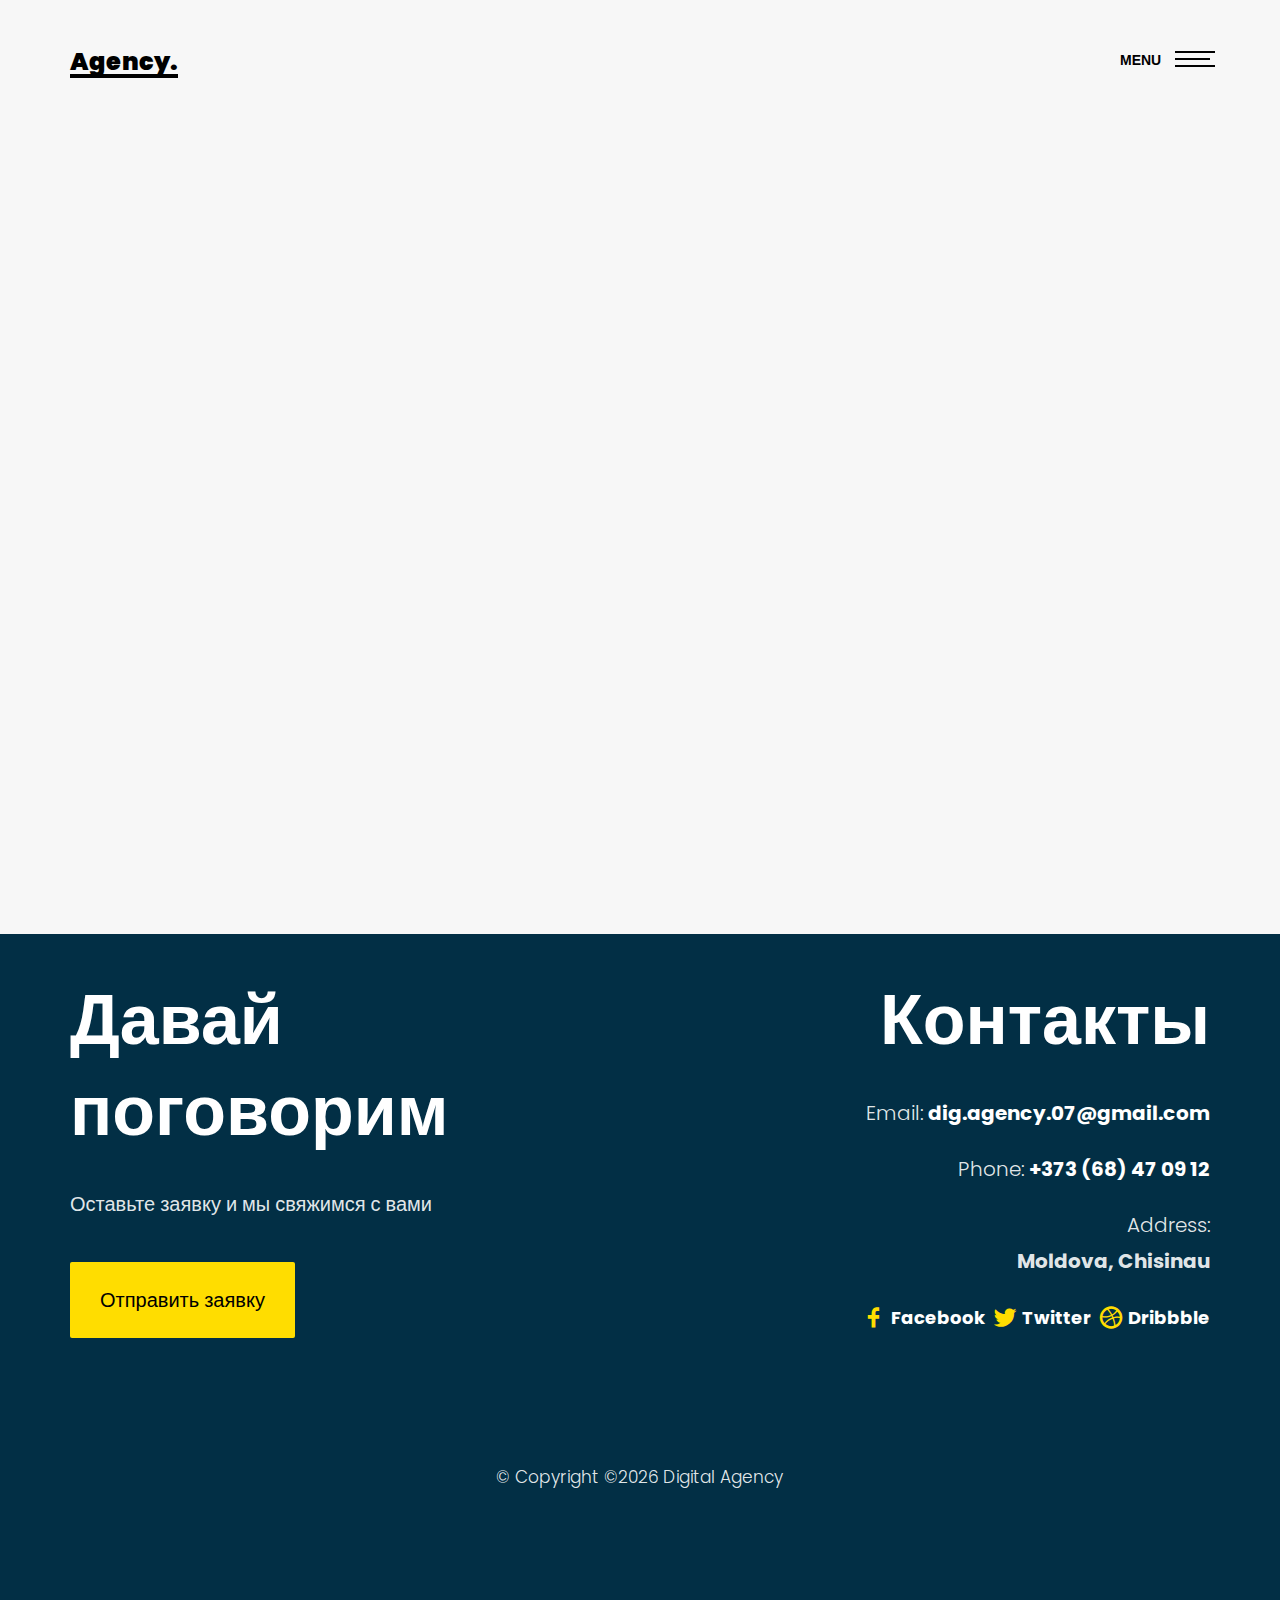
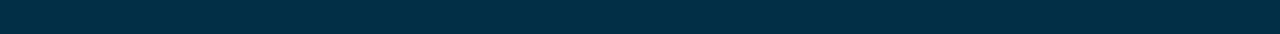
<file: contact.html>
<!DOCTYPE HTML>
<html>
	<head>
	<meta charset="utf-8">
	<meta http-equiv="X-UA-Compatible" content="IE=edge">
	<title>Martin Template</title>
	<meta name="viewport" content="width=device-width, initial-scale=1">
	<meta name="description" content="" />
	<meta name="keywords" content="" />
	<meta name="author" content="" />

  <!-- Facebook and Twitter integration -->
	<meta property="og:title" content=""/>
	<meta property="og:image" content=""/>
	<meta property="og:url" content=""/>
	<meta property="og:site_name" content=""/>
	<meta property="og:description" content=""/>
	<meta name="twitter:title" content="" />
	<meta name="twitter:image" content="" />
	<meta name="twitter:url" content="" />
	<meta name="twitter:card" content="" />

	<!-- Place favicon.ico and apple-touch-icon.png in the root directory -->
	<link rel="shortcut icon" href="favicon.ico">

	<link href="https://fonts.googleapis.com/css?family=Poppins:300,400,500,600,700,800" rel="stylesheet">
	
	<!-- Animate.css -->
	<link rel="stylesheet" href="css/animate.css">
	<!-- Icomoon Icon Fonts-->
	<link rel="stylesheet" href="css/icomoon.css">
	<!-- Bootstrap  -->
	<link rel="stylesheet" href="css/bootstrap.css">
	<!-- Owl Carousel -->
	<link rel="stylesheet" href="css/owl.carousel.min.css">
	<link rel="stylesheet" href="css/owl.theme.default.min.css">
	<!-- Magnific Popup -->
	<link rel="stylesheet" href="css/magnific-popup.css">

	<link rel="stylesheet" href="css/style.css">


	<!-- Modernizr JS -->
	<script src="js/modernizr-2.6.2.min.js"></script>
	<!-- FOR IE9 below -->
	<!--[if lt IE 9]>
	<script src="js/respond.min.js"></script>
	<![endif]-->

	</head>
	<body>

	<nav id="colorlib-main-nav" role="navigation">
		<a href="#" class="js-colorlib-nav-toggle colorlib-nav-toggle active"><i></i></a>
		<div class="js-fullheight colorlib-table">
			<div class="colorlib-table-cell js-fullheight">
				<div class="container">
					<div class="row">
						<div class="col-md-12 text-center">
							<ul>
								<li class="active"><a href="home.html"><span>Разработка</span></a></li>
								<li><a href="about.html"><span>О нас</span></a></li>
								<li><a href="services.html"><span>Услуги</span></a></li>
								<li><a href="work.html"><span>Наши работы</span></a></li>
								<li><a href="contact.html"><span>Контакты</span></a></li>
							</ul>
						</div>
					</div>
				</div>
			</div>
		</div>
	</nav>
	
	<div id="colorlib-page">
		<header>
			<div class="container">
				<div class="row">
					<div class="col-md-12">
						<div class="colorlib-navbar-brand">
							<a class="colorlib-logo logo" href="index.html">Agency.</a>
						</div>
						<a href="#" class="js-colorlib-nav-toggle colorlib-nav-toggle"><i>Menu</i></a>
					</div>
				</div>
			</div>
		</header>

		<div id="colorlib-contact">
			<div class="container">
				<div class="row">
					<div class="col-md-12 col-md-offset-0 text-center animate-box intro-heading intro-heading-2">
						<span>Contact</span>
					</div>
				</div>
				<div class="row">
					<div class="col-md-12 col-md-offset-0">
						<div class="row">
							<div class="col-md-4 animate-box">
								<h3>Наш адресс</h3>
								<ul class="contact-info">
									<li><span><i class="icon-map2"></i></span>Moldova, Chisinau</li>
									<li><span><i class="icon-phone4"></i></span><a href="tel:+37368470912">+373 (68) 47 09 12</a></li>
									<li><span><i class="icon-envelope2"></i></span><a href="#">dig.agency.07@gmail.com</a></li>
									<li><span><i class="icon-globe3"></i></span><a href="https://digitalagen.github.io/web/">digitalagen.github.io/web</a></li>
								</ul>
							</div>
							<div class="col-md-7 col-md-push-1 animate-box">
								<div class="row">
									<div class="col-md-6">
										<div class="form-group">
											<input type="text" class="form-control" placeholder="Имя">
										</div>
									</div>
									<div class="col-md-6">
										<div class="form-group">
											<input type="text" class="form-control" placeholder="Email">
										</div>
									</div>
									<div class="col-md-12">
										<div class="form-group">
											<textarea name="" class="form-control" id="" cols="30" rows="7" placeholder="Message"></textarea>
										</div>
									</div>
									<div class="col-md-12">
										<div class="form-group">
											<input type="submit" value="Отправить запрос" class="btn btn-primary btn-submit">
										</div>
									</div>
								</div>
							</div>
						</div>
					</div>
				</div>
			</div>
		</div>

		<div id="colorlib-subscribe">
			<div class="overlay"></div>
			<div class="container">
				<div class="row">
					<div class="col-md-8 col-md-offset-2 text-center colorlib-heading animate-box">
						<h2>Позвольте помочь вам.</h2>
						<p>Готовы? Свяжитесь сегодня.</p>
					</div>
				</div>
				<div class="row animate-box">
					<div class="col-md-6 col-md-offset-3">
						<div class="row">
							<div class="col-md-12">
								<form class="form-inline qbstp-header-subscribe">
									<div class="col-three-forth">
										<div class="form-group">
											<input type="text" class="form-control" id="email" placeholder="Введите адрес электронной почты">
										</div>
									</div>
									<div class="col-one-third">
										<div class="form-group">
											<button type="submit" class="btn btn-primary">Отправить</button>
										</div>
									</div>
								</form>
							</div>
						</div>
					</div>
				</div>
			</div>
		</div>

		<footer class="colorlib-footer">
			<div class="container">
				<div class="row row-padded-bottom">
					<div class="col-md-6">
						<h3>Давай поговорим</h3>
						<p>Оставьте заявку и мы свяжимся с вами</p>
						<p class="btn-footer"><a href="#">Отправить заявку</a></p>
					</div>
					<div class="col-md-6 info">
						<h3>Контакты</h3>
						<p>Email: <strong><a href="#">dig.agency.07@gmail.com</a></strong></p>
						<p>Phone: <strong><a href="tel:+37368470912">+373 (68) 47 09 12</a></strong></p>
						<p>Address: <strong><br> Moldova, Chisinau</strong></p>
						<p class="colorlib-social-icons">
							<span><a href="#"><i class="icon-social-facebook"></i>Facebook</a></span>
							<span><a href="#"><i class="icon-social-twitter"></i>Twitter</a></span>
							<span><a href="#"><i class="icon-social-dribbble"></i>Dribbble</a></span>
						</p>
					</div>
				</div>
			</div>
			<div class="container-fluid">
				<div class="row copyright">
					<div class="col-md-4 col-md-offset-4 text-center">
						<p>
							<small class="block">&copy; <!-- Link back to Colorlib can't be removed. Template is licensed under CC BY 3.0. -->
Copyright &copy;<script>document.write(new Date().getFullYear());</script> Digital Agency </i>
<!-- Link back to Colorlib can't be removed. Template is licensed under CC BY 3.0. --></small>	
						</p>
					</div>
				</div>
			</div>
		</footer>
	
	</div>

	<!-- jQuery -->
	<script src="js/jquery.min.js"></script>
	<!-- jQuery Easing -->
	<script src="js/jquery.easing.1.3.js"></script>
	<!-- Bootstrap -->
	<script src="js/bootstrap.min.js"></script>
	<!-- Waypoints -->
	<script src="js/jquery.waypoints.min.js"></script>
	<!-- Owl Carousel -->
	<script src="js/owl.carousel.min.js"></script>
	<!-- Magnific Popup -->
	<script src="js/jquery.magnific-popup.min.js"></script>
	<script src="js/magnific-popup-options.js"></script>

	<!-- Main JS (Do not remove) -->
	<script src="js/main.js"></script>
<script src="//web.webformscr.com/apps/fc3/build/loader.js" async sp-form-id="9617d8d7db81cb69ad5289a0f2588ad8e7775360be903bc250f14dc400531a59"></script>
	</body>
</html>
</file>
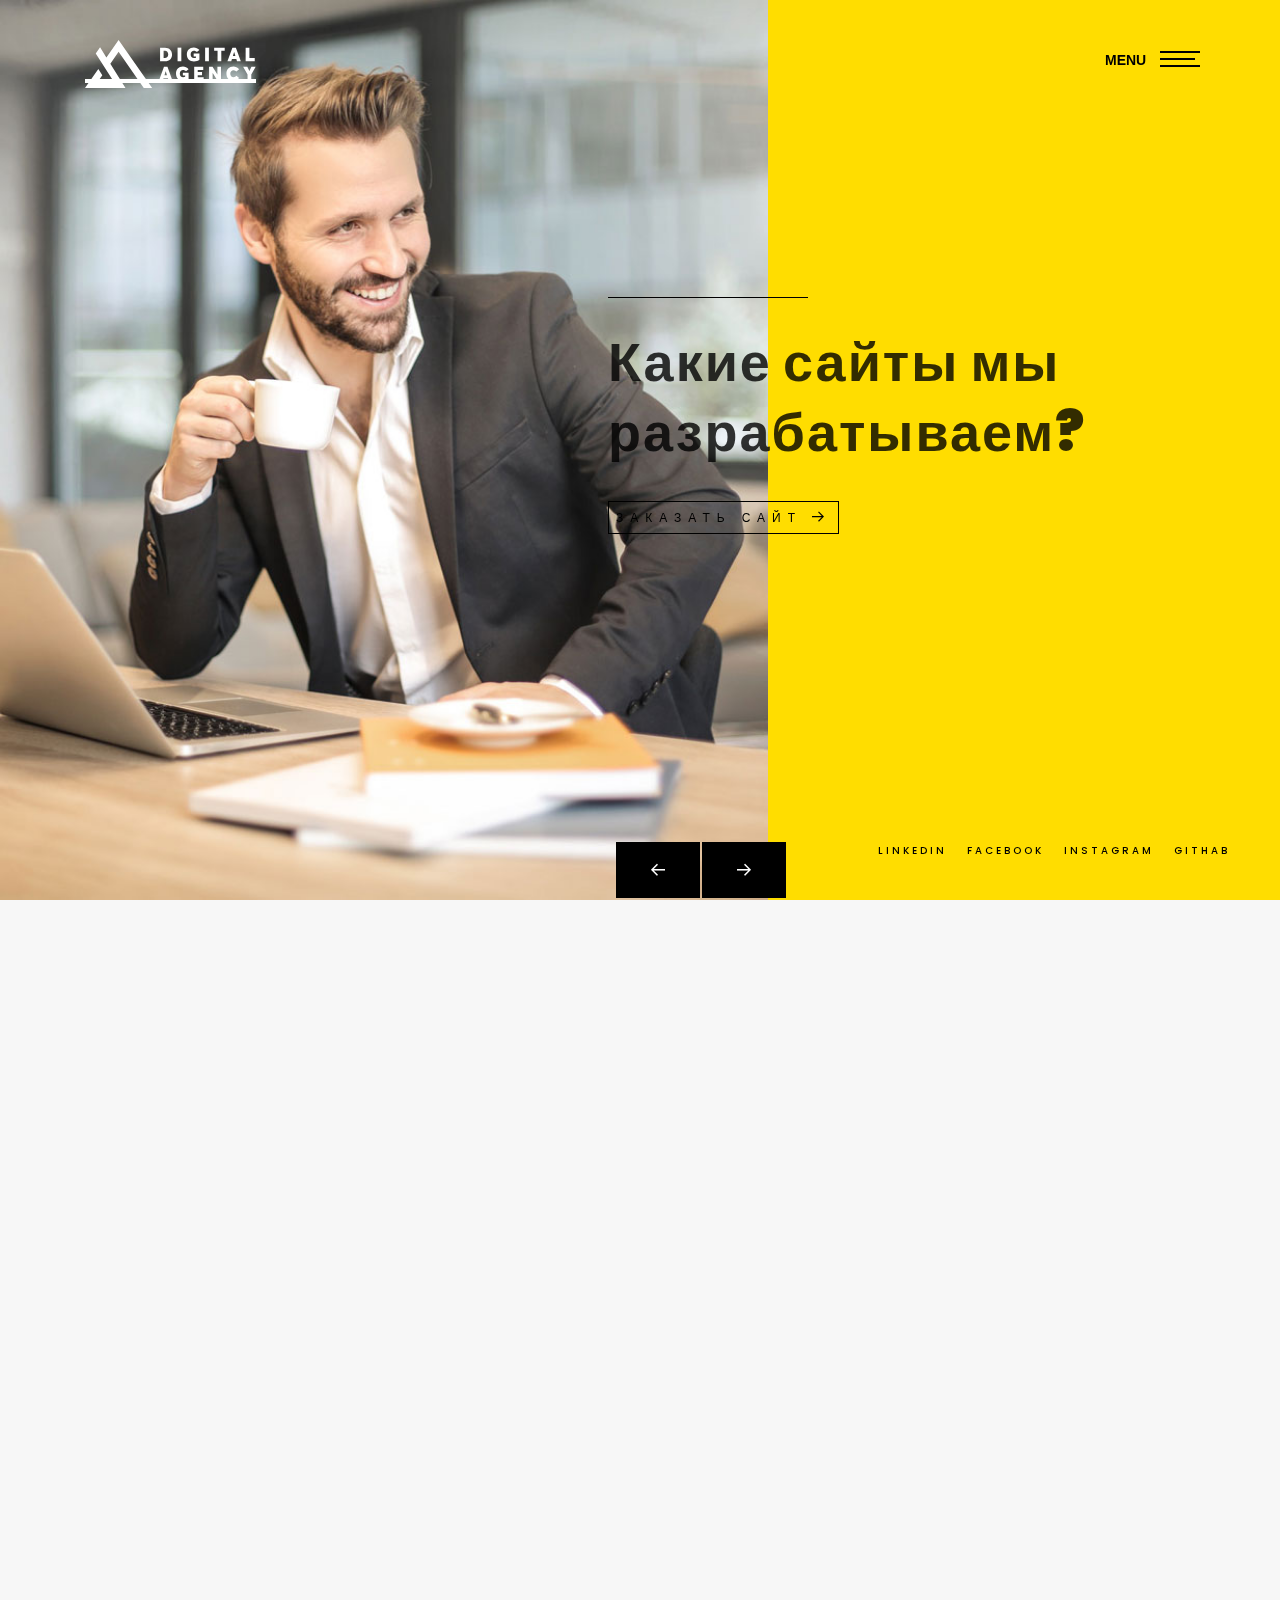
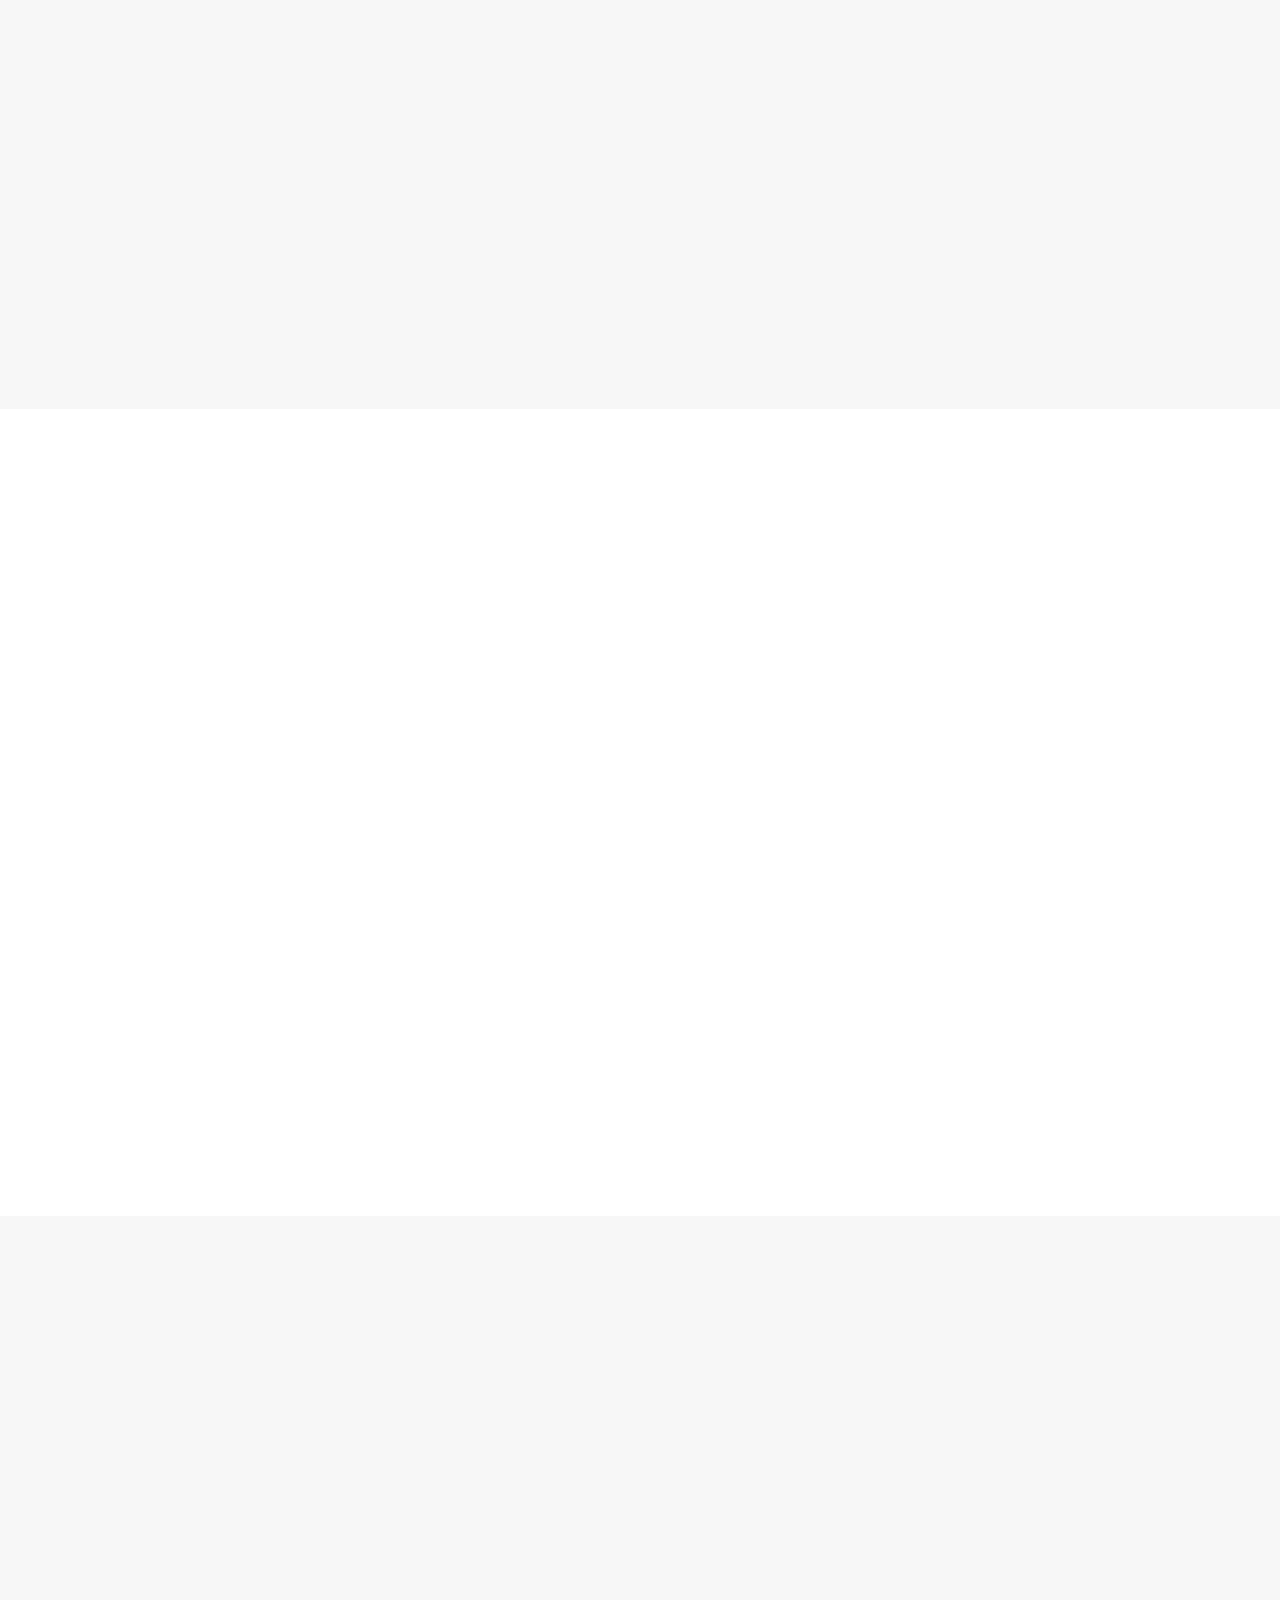
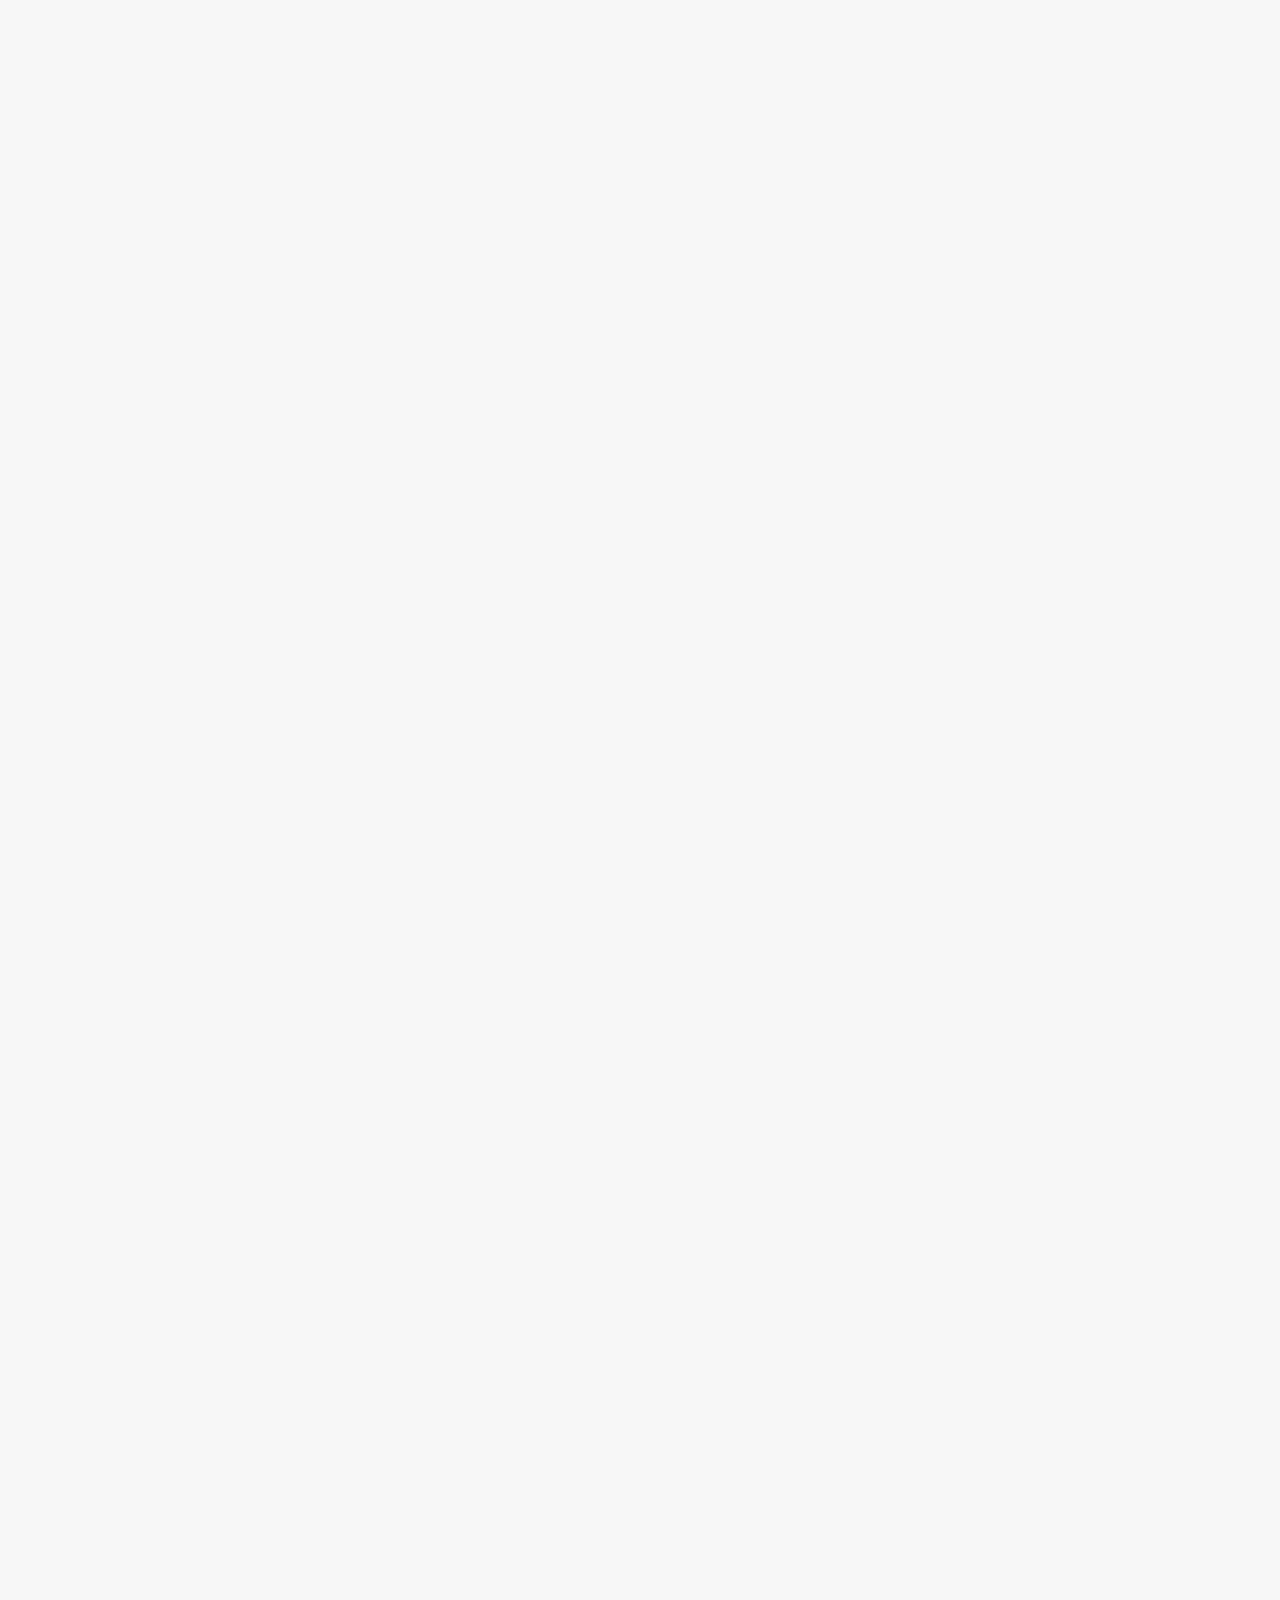
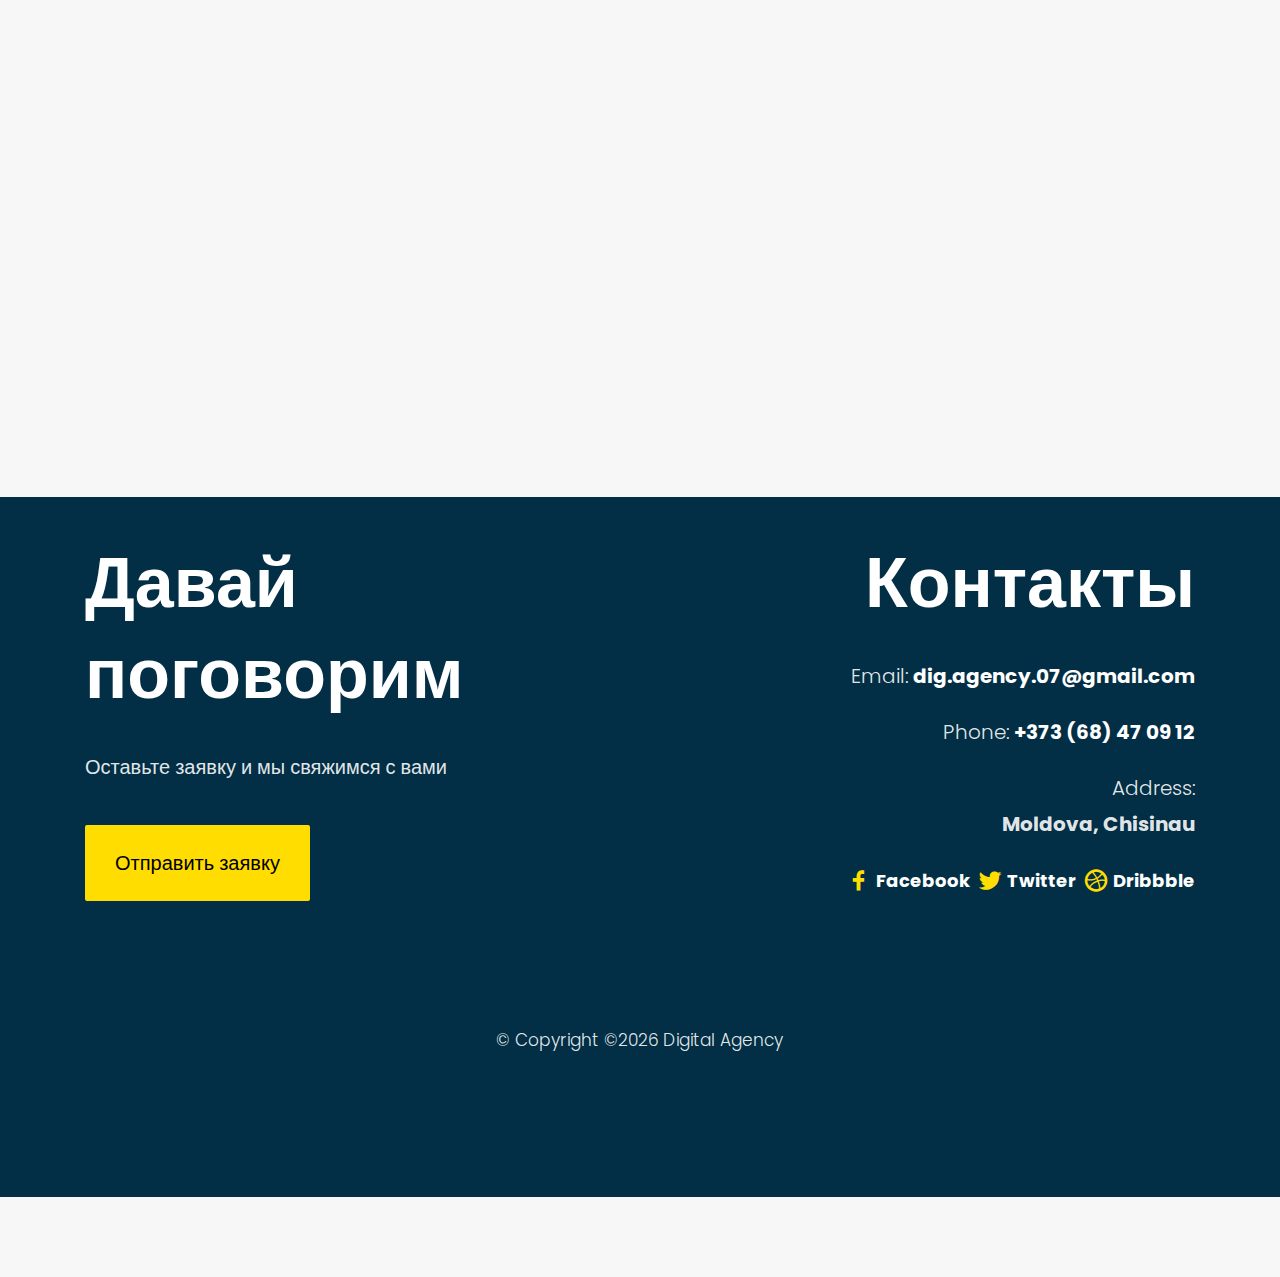
<file: home.html>
<!DOCTYPE HTML>
<html>
	<head>
	<meta charset="utf-8">
	<meta http-equiv="X-UA-Compatible" content="IE=edge">
	<title>Martin Template</title>
	<meta name="viewport" content="width=device-width, initial-scale=1">
	<meta name="description" content="" />
	<meta name="keywords" content="" />
	<meta name="author" content="" />

  <!-- Facebook and Twitter integration -->
	<meta property="og:title" content=""/>
	<meta property="og:image" content=""/>
	<meta property="og:url" content=""/>
	<meta property="og:site_name" content=""/>
	<meta property="og:description" content=""/>
	<meta name="twitter:title" content="" />
	<meta name="twitter:image" content="" />
	<meta name="twitter:url" content="" />
	<meta name="twitter:card" content="" />

	<!-- Place favicon.ico and apple-touch-icon.png in the root directory -->
	<link rel="shortcut icon" href="favicon.ico">

	<link href="https://fonts.googleapis.com/css?family=Poppins:300,400,500,600,700,800" rel="stylesheet">
	<link rel="stylesheet" href="https://cdn.jsdelivr.net/npm/bootstrap@5.0.0-beta3/dist/css/bootstrap.min.css" />
	<link rel="stylesheet" href="https://cdnjs.cloudflare.com/ajax/libs/twitter-bootstrap/3.3.7/css/bootstrap.min.css" />
	<!-- Animate.css -->
	<link rel="stylesheet" href="css/animate.css">
	<!-- Icomoon Icon Fonts-->
	<link rel="stylesheet" href="css/icomoon.css">
	<!-- Bootstrap  -->
	<link rel="stylesheet" href="css/bootstrap.css">
	<!-- Owl Carousel -->
	<link rel="stylesheet" href="css/owl.carousel.min.css">
	<link rel="stylesheet" href="css/owl.theme.default.min.css">
	<!-- Magnific Popup -->
	<link rel="stylesheet" href="css/magnific-popup.css">

	<link rel="stylesheet" href="css/style.css">


	<!-- Modernizr JS -->
	<script src="js/modernizr-2.6.2.min.js"></script>
	<!-- FOR IE9 below -->
	<!--[if lt IE 9]>
	<script src="js/respond.min.js"></script>
	<![endif]-->

	</head>
	<body>
	<nav id="colorlib-main-nav" role="navigation">
		<a href="#" class="js-colorlib-nav-toggle colorlib-nav-toggle active"><i></i></a>
		<div class="js-fullheight colorlib-table">
			<div class="colorlib-table-cell js-fullheight">
				<div class="container">
					<div class="row">
						<div class="col-md-12 text-center">
							<ul>
								<li class="active"><a href="home.html"><span>Разработка</span></a></li>
								<li><a href="about.html"><span>О нас</span></a></li>
								<li><a href="services.html"><span>Услуги</span></a></li>
								<li><a href="work.html"><span>Наши работы</span></a></li>
								<li><a href="contact.html"><span>Контакты</span></a></li>
							</ul>
						</div>
					</div>
				</div>
			</div>
		</div>
	</nav>
	
	<div id="colorlib-page">
		<header>
			<div class="container">
				<div class="row">
					<div class="col-md-12">
						<div class="colorlib-navbar-brand">
							<a class="colorlib-logo" href="index.html"><img src="images/icons/logo.svg" alt=""></a>
						</div>
						
						<a href="#" class="js-colorlib-nav-toggle colorlib-nav-toggle"><i>Menu</i></a>
					</div>
				</div>
			</div>
		</header>
		<div id="colorlib-hero" class="js-fullheight">
			<p class="social-media">
				<a href="#">Linkedin</a>
				<a href="#">Facebook</a>
				<a href="#">Instagram</a>
				<a href="#">Githab</a>
			</p>
			<div class="owl-carousel">
				<div class="item">
					<div class="hero-flex js-fullheight">
						<div class="col-three-forth">
							<div class="hero-img js-fullheight" style="background-image: url(images/img_bg_1.jpg);"></div>
						</div>
						<div class="col-one-forth js-fullheight">
							<div class="display-t js-fullheight">
								<div class="display-tc js-fullheight">
									<div class="text-inner">
										<div class="desc">
											<h2>Какие сайты мы разрабатываем?</h2>
											<p><a href="contact.html" class="btn-view">Заказать сайт <i class="icon-arrow-right3"></i></a></p>
										</div>
									</div>
								</div>
							</div>
						</div>
					</div>
				</div>
				<div class="item">
					<div class="hero-flex js-fullheight">
						<div class="col-three-forth">
							<div class="hero-img js-fullheight" style="background-image: url(images/image.jpg);"></div>
						</div>
						<div class="col-one-forth js-fullheight">
							<div class="display-t js-fullheight">
								<div class="display-tc js-fullheight">
									<div class="text-inner">
										<div class="desc">
											<h2>Создение сайтов</h2>
											<p><a href="contact.html" class="btn-view">Заказать сайт <i class="icon-arrow-right3"></i></a></p>
										</div>
									</div>
								</div>
							</div>
						</div>
					</div>
				</div>
			</div>
		</div>
						<!-- Subscription Form -->
 <style >.sp-force-hide { display: none;}.sp-form[sp-id="216024"] { display: block; background: #ffffff; padding: 15px; width: 450px; max-width: 100%; border-radius: 8px; border-color: #dddddd; border-style: solid; border-width: 1px; font-family: Arial, "Helvetica Neue", sans-serif; background-repeat: no-repeat; background-position: center; background-size: auto;}.sp-form[sp-id="216024"] input[type="checkbox"] { display: inline-block; opacity: 1; visibility: visible;}.sp-form[sp-id="216024"] .sp-form-fields-wrapper { margin: 0 auto; width: 420px;}.sp-form[sp-id="216024"] .sp-form-control { background: #ffffff; border-color: #cccccc; border-style: solid; border-width: 1px; font-size: 15px; padding-left: 8.75px; padding-right: 8.75px; border-radius: 4px; height: 35px; width: 100%;}.sp-form[sp-id="216024"] .sp-field label { color: #444444; font-size: 13px; font-style: normal; font-weight: bold;}.sp-form[sp-id="216024"] .sp-button-messengers { border-radius: 4px;}.sp-form[sp-id="216024"] .sp-button { border-radius: 4px; background-color: #0089bf; color: #ffffff; width: auto; font-weight: bold;}.sp-form[sp-id="216024"] .sp-button-container { text-align: left;}</style><div class="sp-form-outer sp-fixed-outer sp-force-hide"><div id="sp-form-216024" sp-id="216024" sp-hash="f36ec37a2f753e10ff83508b6c42150042c3db10c5ed8daeae0462e14790a032" sp-lang="ru" class="sp-form sp-form-regular sp-form-fixed sp-form-fixed__bottom-right" sp-show-options="%7B%22satellite%22%3Afalse%2C%22maDomain%22%3A%22login.sendpulse.com%22%2C%22formsDomain%22%3A%22forms.sendpulse.com%22%2C%22condition%22%3A%22onEnter%22%2C%22scrollTo%22%3A25%2C%22delay%22%3A2%2C%22repeat%22%3A2%2C%22background%22%3A%22rgba(0%2C%200%2C%200%2C%200.5)%22%2C%22position%22%3A%22bottom-right%22%2C%22animation%22%3A%22%22%2C%22hideOnMobile%22%3Afalse%2C%22submitRedirectUrl%22%3A%22%22%2C%22urlFilter%22%3Afalse%2C%22urlFilterConditions%22%3A%5B%7B%22force%22%3A%22hide%22%2C%22clause%22%3A%22contains%22%2C%22token%22%3A%22%22%7D%5D%2C%22analytics%22%3A%7B%22ga%22%3A%7B%22eventLabel%22%3Anull%2C%22send%22%3Afalse%7D%2C%22ym%22%3A%7B%22counterId%22%3Anull%2C%22eventLabel%22%3Anull%2C%22targetId%22%3Anull%2C%22send%22%3Afalse%7D%7D%2C%22utmEnable%22%3Afalse%7D"><div class="sp-form-fields-wrapper"><button class="sp-btn-close ">&nbsp;</button><div class="sp-message"><div></div></div><form novalidate="" class="sp-element-container "><div class="sp-field sp-field-full-width-add sp-field-full-width sp-field-full-width-add-active" sp-id="sp-6b134a91-0813-4cde-82a5-d8854bab5794" data- ><div style="font-family: inherit; line-height: 1.2;">Раз в неделю мы отправляем дайджест с самыми популярными статьями.</div></div><div class="sp-field " sp-id="sp-8631a7a2-26ff-4f5f-87fd-266840068b93"><label class="sp-control-label"><span >Email</span><strong >*</strong></label><input type="email" sp-type="email" name="sform[email]" class="sp-form-control " placeholder="username@gmail.com" sp-tips="%7B%22required%22%3A%22%D0%9E%D0%B1%D1%8F%D0%B7%D0%B0%D1%82%D0%B5%D0%BB%D1%8C%D0%BD%D0%BE%D0%B5%20%D0%BF%D0%BE%D0%BB%D0%B5%22%2C%22wrong%22%3A%22%D0%9D%D0%B5%D0%B2%D0%B5%D1%80%D0%BD%D1%8B%D0%B9%20email-%D0%B0%D0%B4%D1%80%D0%B5%D1%81%22%7D" autocomplete="on" required="required"></div><div class="sp-field sp-field-msg-buttons " sp-id="sp-b12cf3dc-5787-4dea-99f3-937a69006369"><div class=" sp-buttons__left"><a class="sp-button-messengers sp-button-tg" href="https://t.me/Digital_agency_chat_bot?ref=632611892fe2847a957e7f1a" target="_blank">Telegram</a><a class="sp-button-messengers sp-button-wa" href="https://wa.me/+37368470912" target="_blank">WhatsApp</a></div></div><div class="sp-field sp-button-container " sp-id="sp-be2f2371-a6d8-4354-ac02-49a9c97e6d10"><button id="sp-be2f2371-a6d8-4354-ac02-49a9c97e6d10" class="sp-button">Подписаться </button></div></form><div class="sp-link-wrapper sp-brandname__left"><a class="sp-link " target="_blank" href="https://sendpulse.com/ru/forms-powered-by-sendpulse?from=8129433"><span class="sp-link-img">&nbsp;</span><span translate="FORM.PROVIDED_BY">Предоставлено SendPulse</span></a></div></div></div></div><script type="text/javascript" async="async" src="//web.webformscr.com/apps/fc3/build/default-handler.js?1661757496079"></script> 
<!-- /Subscription Form -->
		<div class="colorlib-services">
			<div class="container">
				<div class="row">
					<div class="col-md-12 col-md-offset-0 text-center animate-box intro-heading">
						<span>What are we doing</span>
						<h2>Какие сайты мы разрабатываем?</h2>
					</div>
				</div>
				<div class="row">
					<div class="col-md-4 text-center animate-box">
						<div class="services">
							<span class="icon">
								<i class="icon-magnifying-glass"></i>
							</span>
							<div class="desc">
								<h3><a href="#">Landing Page</a></h3>
								<h5>Эффективный инструмент продаж. Хорошо подходит для одного или нескольких товаров/услуг. Продуманный UX и UI, который помогает пользователю совершить целевое действие</h5>
							</div>
						</div>
					</div>
					<div class="col-md-4 text-center animate-box">
						<div class="services">
							<span class="icon">
								<i class="icon-layers"></i>
							</span>
							<div class="desc">
								<h3><a href="#">Сайт-визитка</a></h3>
								<h5>Сайт из 1–3 страниц с фирменным стилем, который лаконично доносит основную информацию о компании, содержит контакты и форму обратной связи</h5>
							</div>
						</div>
					</div>
					<div class="col-md-4 text-center animate-box">
						<div class="services">
							<span class="icon">
								<i class="icon-lightbulb"></i>
							</span>
							<div class="desc">
								<h3><a href="#">Корпоративный сайт</a></h3>
								<h5>Ежемесячно проводится аудит, чтобы клиентам было удобно пользоваться сайтом и впоследствии высокое ранжирование сайта в поисковых системах</h5>
							</div>
						</div>
					</div>
					<div class="col-md-4 text-center animate-box">
						<div class="services">
							<span class="icon">
								<i class="icon-magnifying-glass"></i>
							</span>
							<div class="desc">
								<h3><a href="#">Интернет-магазин</a></h3>
								<h5>Если у вас много товаров, то имеет смысл задуматься о заказе интернет-магазина. Мы разработаем удобный и понятный дизайн, а seo продвижение поможет вывести ваш магазин в топ поисковых систем</h5>
							</div>
						</div>
					</div>
					<div class="col-md-4 text-center animate-box">
						<div class="services">
							<span class="icon">
								<i class="icon-layers"></i>
							</span>
							<div class="desc">
								<h3><a href="#">Авторский блог</a></h3>
								<h5>Он может быть как личным, так и для бизнеса. В блоге компании можно делиться новостями, полезными статьями, рассказывать о преимуществах и способе применения вашего продукта, давать рекомендации и писать обзоры. Всё это поможет привлечь целевую аудиторию и вывести общение с ней на новый уровень</h5>
							</div>
						</div>
					</div>
					<div class="col-md-4 text-center animate-box">
						<div class="services">
							<span class="icon">
								<i class="icon-lightbulb"></i>
							</span>
							<div class="desc">
								<h3><a href="#">Индивидуальный проект</a></h3>
								<h5>У нас вы также можете заказать сайт любой сложности и с уникальным дизайном под любую вашу идею. Если ни один из перечисленных выше вариантов вам не подходит, то напишите нам — найдём уникальное решение</h5>
							</div>
						</div>
					</div>
				</div>
			</div>
		</div>
		<div class="colorlib-case colorlib-bg-white">
			<div class="container">
				<div class="row">
					<div class="col-md-12 col-md-offset-0 text-center animate-box intro-heading">
						<span>Work</span>
						<h2>Разработка сайта на CMS</h2>
					</div>
				</div>
				<div class="work-wrap">
					<div class="row animate-box">
						<div class="owl-carousel1">
							<div class="item">
								<div class="col-md-6">
									<div class="case-img" style="background-image: url(images/cms.jpeg);"></div>
								</div>
								<div class="col-md-6">
									<div class="case-desc">
										<p class="tag"><span>Content Management System</span></p>
										<h3><a href="services.html">CMS </a></h3>
										<p>Это система управления контентом сайта или же «движок». Большинство сайтов в интернете работают именно на CMS, поскольку при использовании этого приложения можно создать сайт даже не зная программирование.</p>
										<p><a href="services.html" class="btn btn-primary">Наши услуги</a></p>
									</div>
								</div>
							</div>
							<div class="item">
								<div class="col-md-6">
									<div class="case-img" style="background-image: url(images/wordpress.jpeg);"></div>
								</div>
								<div class="col-md-6">
									<div class="case-desc">
										<p class="tag"><span>UI/UX, Art Direction</span></p>
										<h3><a href="services.html">Wordpress</a></h3>
										<p>Одна из самых популярных в мире CMS, на базе которой создано от 30 до 40% сайтов (по разным данным). Это универсальная система, подходящая для большинства сайтов.</p>
										<p><a href="services.html" class="btn btn-primary">Наши услуги</a></p>
									</div>
								</div>
							</div>
							<div class="item">
								<div class="col-md-6">
									<div class="case-img" style="background-image: url(images/opencart.png);"></div>
								</div>
								<div class="col-md-6">
									<div class="case-desc">
										<p class="tag"><span>UI/UX, Art Direction</span></p>
										<h3><a href="services.html">Open Cart</a></h3>
										<p>Движок, ориентированный прежде всего на создание сайтов для больших интернет-магазинов</p>
										<p><a href="services.html" class="btn btn-primary">Наши услуги</a></p>
									</div>
								</div>
							</div>
						</div>
					</div>
				</div>
			</div>
		</div>
		<div id="colorlib-blog">
			<div class="container">
				<div class="row">
					<div class="col-md-12 col-md-offset-0 text-center animate-box intro-heading intro-heading-2">
						<span>Price</span>
						<h2>Тарифы</h2>
						<div class="container">
							<div class="row">
							
							 <div class="col-md-4 col-sm-6">
							 <div class="pricingTable">
							 <div class="price-value">от 590$</div>
							 <h3 class="heading">Landing Page</h3>
							 <span class="subtitle">Адаптивный дизайн</span>
							 <span class="sign">&#9022</span>
							 <div class="pricingContent">
							 <ul>
							 <li>Анализ конкурентов</li>
							 <li>Необходимые интеграции</li>
							 <li>(CRM, оплата, телефония)</li>
							 <li>SSL-сертификат (HTTPS)</li>
							 <li>Opencart/Wordpress</li>
							 </ul>
							 </div>
							 <a href="#" class="read">Получить консультацию</a>
							 </div>
							 </div>
							
							 <div class="col-md-4 col-sm-6">
							 <div class="pricingTable">
							 <div class="price-value">от 890$</div>
							 <h3 class="heading">Корпоративный сайт</h3>
							 <span class="subtitle">Адаптивный дизайн</span>
							 <span class="sign">&#9055</span>
							 <div class="pricingContent">
							 <ul>
								<li>Анализ конкурентов</li>
								<li>Необходимые интеграции</li>
								<li>(CRM, оплата, телефония)</li>
								<li>SSL-сертификат (HTTPS)</li>
								<li>Opencart/Wordpress</li>
							 </ul>
							 </div>
							 <a href="#" class="read">Получить консультацию</a>
							 </div>
							 </div>
							
							 <div class="col-md-4 col-sm-6">
							 <div class="pricingTable">
							 <div class="price-value">от 1200$</div>
							 <h3 class="heading">Интернет-магазин</h3>
							 <span class="subtitle">Адаптивный дизайн</span>
							 <span class="sign">&#9096</span>
							 <div class="pricingContent">
							 <ul>
								<li>Анализ конкурентов</li>
								<li>Необходимые интеграции</li>
								<li>(CRM, оплата, телефония)</li>
								<li>SSL-сертификат (HTTPS)</li>
								<li>Opencart/Wordpress</li>
							 </ul>
							 </div>
							 <a href="#" class="read">Получить консультацию</a>
							 </div>
							 </div>
							
							</div><!-- ./row -->
							</div><!-- ./container -->
					</div>
				</div>

			</div>
		</div>
<!-- ./container -->
<div class="container">
	<div class="row">
		<div class="col-md-12 col-md-offset-0 text-center animate-box intro-heading intro-heading-2">
                        <span>Development stages</span>
						<h2>Этапы разработки сайта</h2>
						<button class="accordion"><img src="images/icons/icon.svg" alt="">Изучение бизнеса и составление ТЗ</button>
<div class="panel">
  <h5>Для того чтобы качественно разработать веб сайт, нужно предварительно изучить нишу клиента. Понять, что хочет видеть на сайте целевая аудитория, что нужно сделать, чтобы для клиентов использование сайта было максимально простым, комфортным и понятным. Также нужно изучить конкурентов — их преимущества и недостатки, чтобы учесть их, не повторить ошибок и заметно выделиться на их фоне. После тщательного анализа составляется техническое задание для разработчиков и дизайнеров</h5>
</div>

<button class="accordion"><img src="images/icons/icon.svg" alt="">Разработка структуры сайта</button>
<div class="panel">
  <h5>На этом этапе на основе технического задания формируется архитектура сайта, схема блоков и элементов на страницах. Чем лучше проработана структура, тем легче будет пользователю найти то, что ему нужно, и тем выше вероятность, что он останется на сайте.
	Интерфейс сайта важен не меньше, чем наполнение сайта, он влияет как на конверсии, так и на отказы. После того как структура согласована, проект передаётся в отдел дизайна, где специалисты создают визуальную часть сайта, учитывая принципы UI/UX</h5>
</div>

<button class="accordion"><img src="images/icons/icon.svg" alt="">Создание дизайн-макета</button>
<div class="panel">
  <h5>Чтобы показать заказчику, каким будет дизайн сайта, создаётся прототип, по которому будет понятно, что получится в итоге. Если клиенту всё подходит и он утверждает дизайн, составляется техническое задание для дизайнера и начинается процесс создания. Дизайнер создаёт графические элементы, интерфейс, в котором учтены особенности бизнеса, и оформляет всё это в едином брендовом стиле</h5>
</div>
<button class="accordion"><img src="images/icons/icon.svg" alt="">Cистему управления сайтом</button>
<div class="panel">
  <h5>Теперь нужно сделать вёрстку, чтобы все элементы выглядели в итоге так же, как на макете, и дизайн не «поехал» при использовании сайта. Также мы подключаем скрипты и плагины, адаптируем сайт под разные мобильные устройства и тестируем и адаптируем визуальную часть</h5>
</div>
<button class="accordion"><img src="images/icons/icon.svg" alt="">Наполнение сайта контентом</button>
<div class="panel">
  <h5>Мы можем также подготовить для вашего сайта контент «под ключ»: написать SEO-тексты для продвижения в поисковых системах, разместить контент на сайте, настроить мета-теги, оптимизировать изображения под разные браузеры и устройства</h5>
</div>
						</div>
					</div>
				</div>
		<div id="colorlib-subscribe">
			<div class="overlay"></div>
			<div class="container">
				<div class="row row-padded-bottom">
					
					<div class="col-md-8 col-md-offset-2 text-center animate-box">
						<p>Заказать доработку сайта вы всегда можете в нашей веб-студии Digital Agency. У нас работают профессионалы, поэтому мы готовы выполнить работы любой сложности.</p>
						<ul>
							<li>доработка сайта на OpenCart (ОпенКарт);</li>
							<li>доработка сайта на ModX (МодХ);</li>
							<li>доработка сайта на WordPress (Вордпресс);</li>
							<li>доработка сайта на Drupal (Друпал).</li>
					</ul>
					</div>
				</div>
				<div class="row">
					<div class="col-md-8 col-md-offset-2 text-center colorlib-heading animate-box">
						<h2>Позвольте помочь вам.</h2>
						<p>Готовы? Свяжитесь сегодня.</p>
					</div>
				</div>
				<div class="row animate-box">
					<div class="col-md-6 col-md-offset-3">
						<div class="row">
							<div class="col-md-12">
								<form class="form-inline qbstp-header-subscribe">
									<div class="col-three-forth">
										<div class="form-group">
											<input type="text" class="form-control" id="email" placeholder="Введите адрес электронной почты">
										</div>
									</div>
									<div class="col-one-third">
										<div class="form-group">
											<button type="submit" class="btn btn-primary">Отправить</button>
										</div>
									</div>
								</form>
							</div>
						</div>
					</div>
				</div>
			</div>
		</div>		

		<button class="scrollToTopBtn">▵</button>
		<footer class="colorlib-footer">
			<div class="container">
				<div class="row row-padded-bottom">
					<div class="col-md-6">
						<h3>Давай поговорим</h3>
						<p>Оставьте заявку и мы свяжимся с вами</p>
						<p class="btn-footer"><a href="#">Отправить заявку</a></p>
					</div>
					<div class="col-md-6 info">
						<h3>Контакты</h3>
						<p>Email: <strong><a href="#">dig.agency.07@gmail.com</a></strong></p>
						<p>Phone: <strong><a href="tel:+37368470912">+373 (68) 47 09 12</a></strong></p>
						<p>Address: <strong><br> Moldova, Chisinau</strong></p>
						<p class="colorlib-social-icons">
							<span><a href="#"><i class="icon-social-facebook"></i>Facebook</a></span>
							<span><a href="#"><i class="icon-social-twitter"></i>Twitter</a></span>
							<span><a href="#"><i class="icon-social-dribbble"></i>Dribbble</a></span>
						</p>
					</div>
				</div>
			</div>
			<div class="container-fluid">
				<div class="row copyright">
					<div class="col-md-4 col-md-offset-4 text-center">
						<p>
							<small class="block">&copy; <!-- Link back to Colorlib can't be removed. Template is licensed under CC BY 3.0. -->
Copyright &copy;<script>document.write(new Date().getFullYear());</script> Digital Agency </i>
<!-- Link back to Colorlib can't be removed. Template is licensed under CC BY 3.0. --></small>	
						</p>
					</div>
				</div>
			</div>
		</footer>
	</div>



	<!-- jQuery -->
	<script src="js/jquery.min.js"></script>
	<!-- jQuery Easing -->
	<script src="js/jquery.easing.1.3.js"></script>
	<!-- Bootstrap -->
	<script src="js/bootstrap.min.js"></script>
	<!-- Waypoints -->
	<script src="js/jquery.waypoints.min.js"></script>
	<!-- Owl Carousel -->
	<script src="js/owl.carousel.min.js"></script>
	<!-- Magnific Popup -->
	<script src="js/jquery.magnific-popup.min.js"></script>
	<script src="js/magnific-popup-options.js"></script>

	<!-- Main JS (Do not remove) -->
	<script src="js/main.js"></script>
	<script>
		// We select the element we want to target
var target = document.querySelector("footer");

var scrollToTopBtn = document.querySelector(".scrollToTopBtn");
var rootElement = document.documentElement;

// Next we want to create a function that will be called when that element is intersected
function callback(entries, observer) {
  // The callback will return an array of entries, even if you are only observing a single item
  entries.forEach((entry) => {
    if (entry.isIntersecting) {
      // Show button
      scrollToTopBtn.classList.add("showBtn");
    } else {
      // Hide button
      scrollToTopBtn.classList.remove("showBtn");
    }
  });
}

function scrollToTop() {
  rootElement.scrollTo({
    top: 0,
    behavior: "smooth"
  });
}
scrollToTopBtn.addEventListener("click", scrollToTop);

// Next we instantiate the observer with the function we created above. This takes an optional configuration
// object that we will use in the other examples.
let observer = new IntersectionObserver(callback);
// Finally start observing the target element
observer.observe(target);
</script>
	<script>
var acc = document.getElementsByClassName("accordion");
var i;

for (i = 0; i < acc.length; i++) {
  acc[i].addEventListener("click", function() {
    this.classList.toggle("active");
    var panel = this.nextElementSibling;
    if (panel.style.maxHeight) {
      panel.style.maxHeight = null;
    } else {
      panel.style.maxHeight = panel.scrollHeight + "px";
    } 
  });
}
</script>
<script src="//web.webformscr.com/apps/fc3/build/loader.js" async sp-form-id="9617d8d7db81cb69ad5289a0f2588ad8e7775360be903bc250f14dc400531a59"></script>
	</body>
</html>
</file>
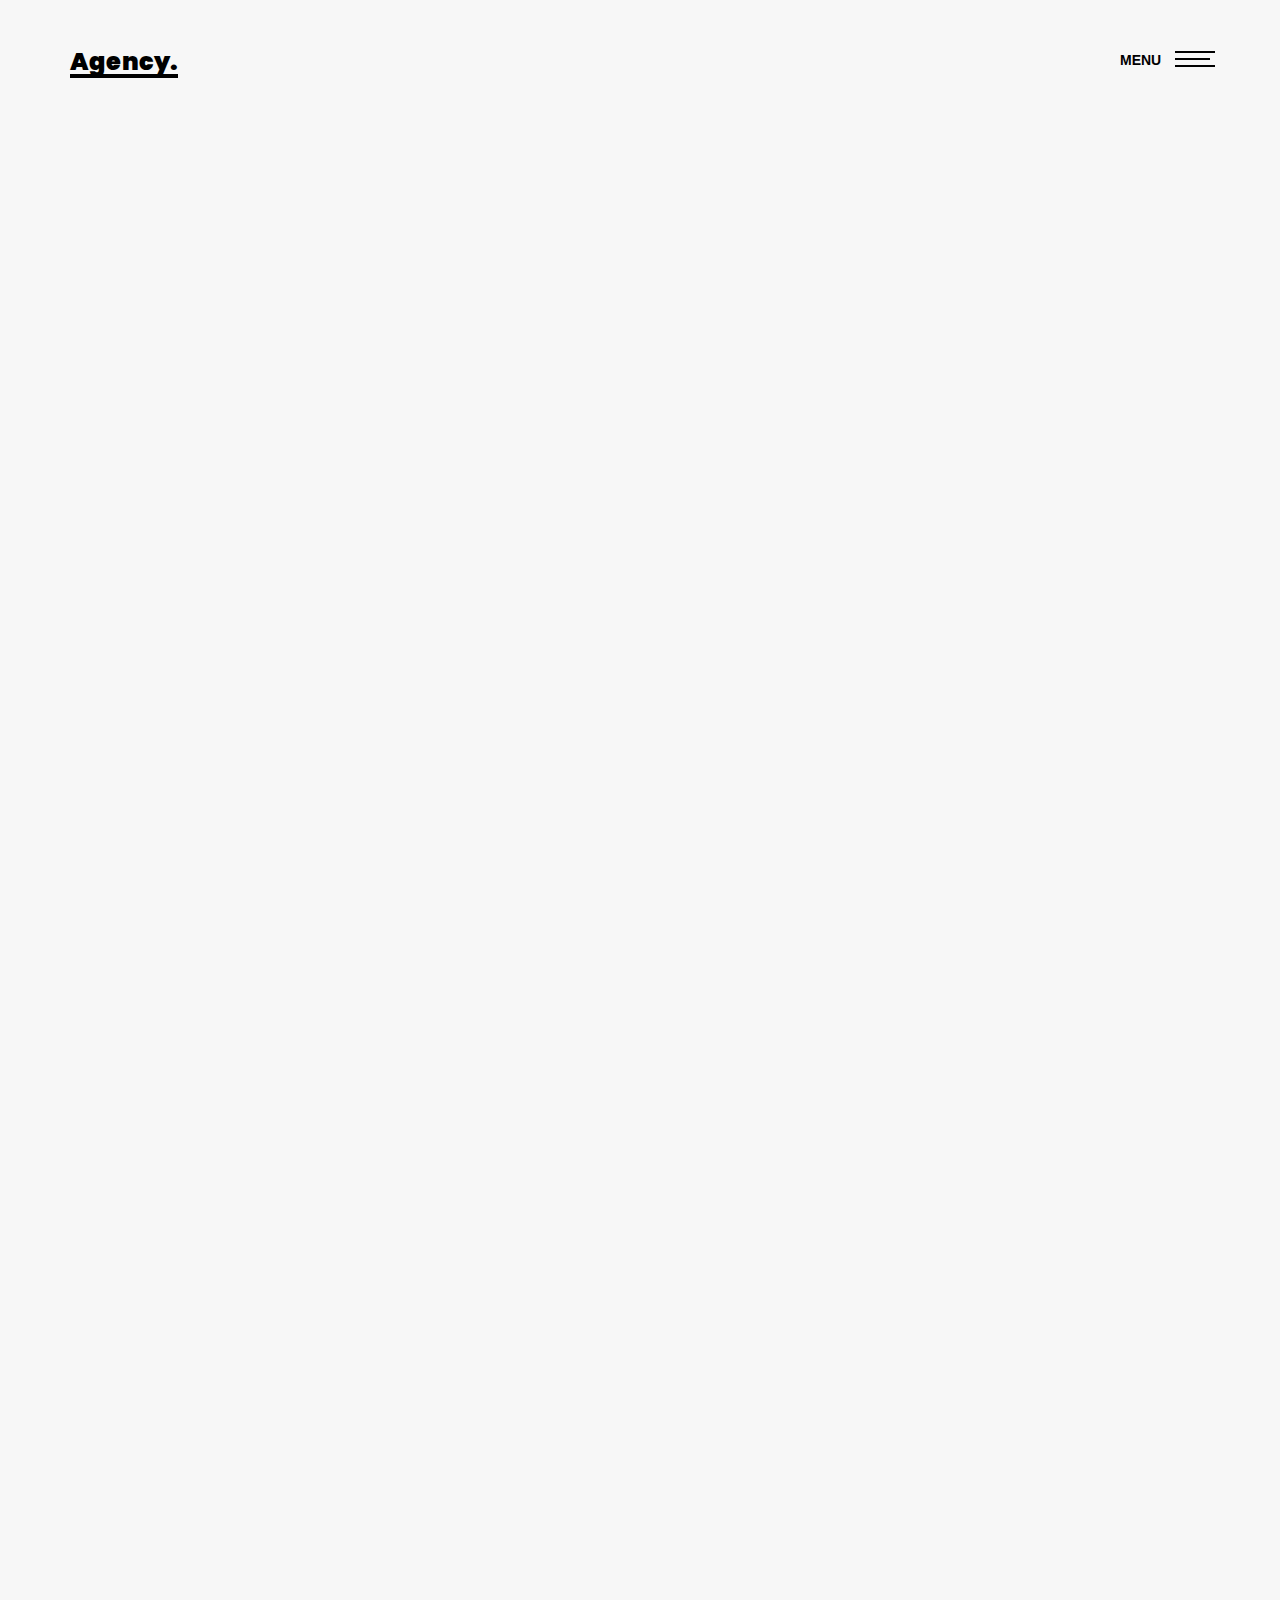
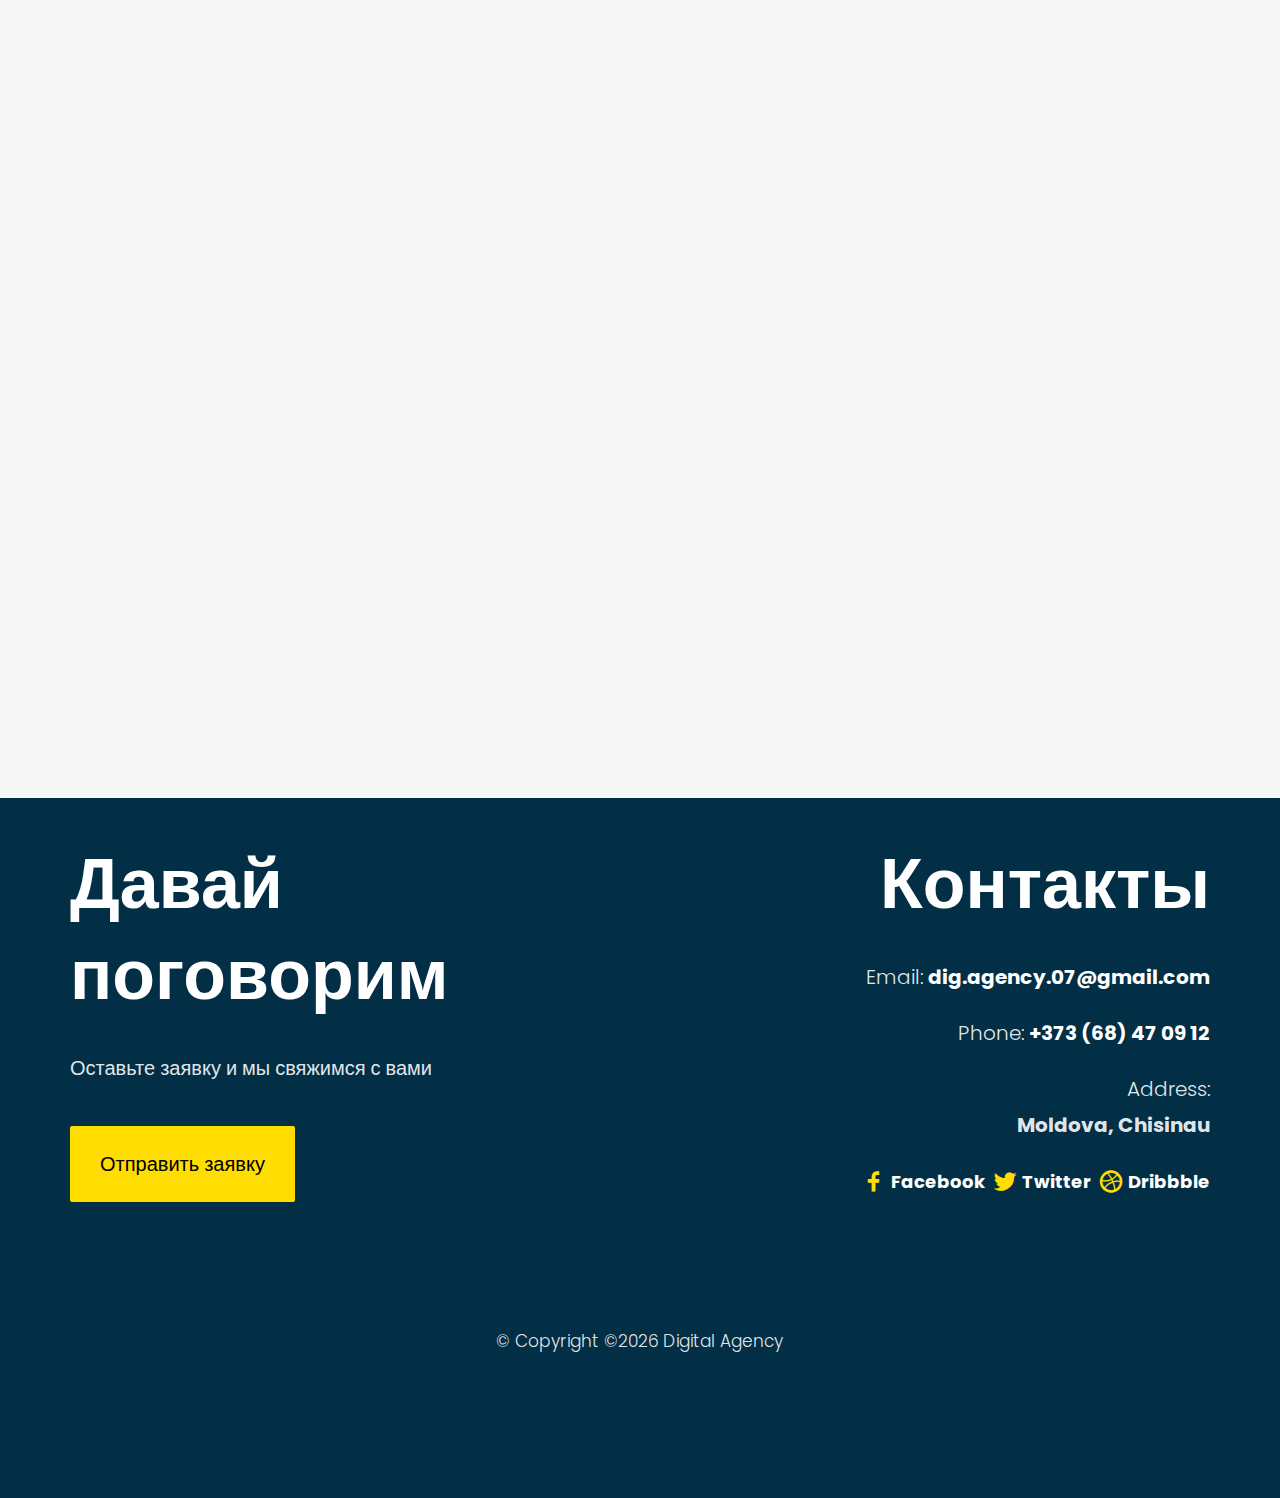
<file: services.html>
<!DOCTYPE HTML>
<html>
	<head>
	<meta charset="utf-8">
	<meta http-equiv="X-UA-Compatible" content="IE=edge">
	<title>Martin Template</title>
	<meta name="viewport" content="width=device-width, initial-scale=1">
	<meta name="description" content="" />
	<meta name="keywords" content="" />
	<meta name="author" content="" />

  <!-- Facebook and Twitter integration -->
	<meta property="og:title" content=""/>
	<meta property="og:image" content=""/>
	<meta property="og:url" content=""/>
	<meta property="og:site_name" content=""/>
	<meta property="og:description" content=""/>
	<meta name="twitter:title" content="" />
	<meta name="twitter:image" content="" />
	<meta name="twitter:url" content="" />
	<meta name="twitter:card" content="" />

	<!-- Place favicon.ico and apple-touch-icon.png in the root directory -->
	<link rel="shortcut icon" href="favicon.ico">

	<link href="https://fonts.googleapis.com/css?family=Poppins:300,400,500,600,700,800" rel="stylesheet">
	
	<!-- Animate.css -->
	<link rel="stylesheet" href="css/animate.css">
	<!-- Icomoon Icon Fonts-->
	<link rel="stylesheet" href="css/icomoon.css">
	<!-- Bootstrap  -->
	<link rel="stylesheet" href="css/bootstrap.css">
	<!-- Owl Carousel -->
	<link rel="stylesheet" href="css/owl.carousel.min.css">
	<link rel="stylesheet" href="css/owl.theme.default.min.css">
	<!-- Magnific Popup -->
	<link rel="stylesheet" href="css/magnific-popup.css">

	<link rel="stylesheet" href="css/style.css">


	<!-- Modernizr JS -->
	<script src="js/modernizr-2.6.2.min.js"></script>
	<!-- FOR IE9 below -->
	<!--[if lt IE 9]>
	<script src="js/respond.min.js"></script>
	<![endif]-->

	</head>
	<body>

	<nav id="colorlib-main-nav" role="navigation">
		<a href="#" class="js-colorlib-nav-toggle colorlib-nav-toggle active"><i></i></a>
		<div class="js-fullheight colorlib-table">
			<div class="colorlib-table-cell js-fullheight">
				<div class="container">
					<div class="row">
						<div class="col-md-12 text-center">
							<ul>
								<li class="active"><a href="home.html"><span>Разработка</span></a></li>
								<li><a href="about.html"><span>О нас</span></a></li>
								<li><a href="services.html"><span>Услуги</span></a></li>
								<li><a href="work.html"><span>Наши работы</span></a></li>
								<li><a href="contact.html"><span>Контакты</span></a></li>
							</ul>
						</div>
					</div>
				</div>
			</div>
		</div>
	</nav>
	
	<div id="colorlib-page">
		<header>
			<div class="container">
				<div class="row">
					<div class="col-md-12">
						<div class="colorlib-navbar-brand">
							<a class="colorlib-logo logo" href="index.html">Agency.</a>
						</div>
						<a href="#" class="js-colorlib-nav-toggle colorlib-nav-toggle"><i>Menu</i></a>
					</div>
				</div>
			</div>
		</header>

		<div class="colorlib-services">
			<div class="container">
				<div class="row">
					<div class="col-md-12 col-md-offset-0 text-center animate-box intro-heading">
						<span>What are we doing</span>
						<h2>Какие сайты мы разрабатываем?</h2>
					</div>
				</div>
				<div class="row">
					<div class="col-md-4 text-center animate-box">
						<div class="services">
							<span class="icon">
								<i class="icon-magnifying-glass"></i>
							</span>
							<div class="desc">
								<h3><a href="#">Landing Page</a></h3>
								<h5>Эффективный инструмент продаж. Хорошо подходит для одного или нескольких товаров/услуг. Продуманный UX и UI, который помогает пользователю совершить целевое действие</h5>
							</div>
						</div>
					</div>
					<div class="col-md-4 text-center animate-box">
						<div class="services">
							<span class="icon">
								<i class="icon-layers"></i>
							</span>
							<div class="desc">
								<h3><a href="#">Сайт-визитка</a></h3>
								<h5>Сайт из 1–3 страниц с фирменным стилем, который лаконично доносит основную информацию о компании, содержит контакты и форму обратной связи</h5>
							</div>
						</div>
					</div>
					<div class="col-md-4 text-center animate-box">
						<div class="services">
							<span class="icon">
								<i class="icon-lightbulb"></i>
							</span>
							<div class="desc">
								<h3><a href="#">Корпоративный сайт</a></h3>
								<h5>Ежемесячно проводится аудит, чтобы клиентам было удобно пользоваться сайтом и впоследствии высокое ранжирование сайта в поисковых системах</h5>
							</div>
						</div>
					</div>
					<div class="col-md-4 text-center animate-box">
						<div class="services">
							<span class="icon">
								<i class="icon-magnifying-glass"></i>
							</span>
							<div class="desc">
								<h3><a href="#">Интернет-магазин</a></h3>
								<h5>Если у вас много товаров, то имеет смысл задуматься о заказе интернет-магазина. Мы разработаем удобный и понятный дизайн, а seo продвижение поможет вывести ваш магазин в топ поисковых систем</h5>
							</div>
						</div>
					</div>
					<div class="col-md-4 text-center animate-box">
						<div class="services">
							<span class="icon">
								<i class="icon-layers"></i>
							</span>
							<div class="desc">
								<h3><a href="#">Авторский блог</a></h3>
								<h5>Он может быть как личным, так и для бизнеса. В блоге компании можно делиться новостями, полезными статьями, рассказывать о преимуществах и способе применения вашего продукта, давать рекомендации и писать обзоры. Всё это поможет привлечь целевую аудиторию и вывести общение с ней на новый уровень</h5>
							</div>
						</div>
					</div>
					<div class="col-md-4 text-center animate-box">
						<div class="services">
							<span class="icon">
								<i class="icon-lightbulb"></i>
							</span>
							<div class="desc">
								<h3><a href="#">Индивидуальный проект</a></h3>
								<h5>У нас вы также можете заказать сайт любой сложности и с уникальным дизайном под любую вашу идею. Если ни один из перечисленных выше вариантов вам не подходит, то напишите нам — найдём уникальное решение</h5>
							</div>
						</div>
					</div>
				</div>
			</div>
		</div>
		<div class="col-md-12 col-md-offset-0 text-center animate-box intro-heading intro-heading-2">
			<span>Price</span>
			<h2>Тарифы</h2>
			<div class="container">
				<div class="row">
				
				 <div class="col-md-4 col-sm-6">
				 <div class="pricingTable">
				 <div class="price-value">от 590$</div>
				 <h3 class="heading">Landing Page</h3>
				 <span class="subtitle">Адаптивный дизайн</span>
				 <span class="sign">&#9022</span>
				 <div class="pricingContent">
				 <ul>
				 <li>Анализ конкурентов</li>
				 <li>Необходимые интеграции</li>
				 <li>(CRM, оплата, телефония)</li>
				 <li>SSL-сертификат (HTTPS)</li>
				 <li>Opencart/Wordpress</li>
				 </ul>
				 </div>
				 <a href="#" class="read">Получить консультацию</a>
				 </div>
				 </div>
				
				 <div class="col-md-4 col-sm-6">
				 <div class="pricingTable">
				 <div class="price-value">от 890$</div>
				 <h3 class="heading">Корпоративный сайт</h3>
				 <span class="subtitle">Адаптивный дизайн</span>
				 <span class="sign">&#9055</span>
				 <div class="pricingContent">
				 <ul>
					<li>Анализ конкурентов</li>
					<li>Необходимые интеграции</li>
					<li>(CRM, оплата, телефония)</li>
					<li>SSL-сертификат (HTTPS)</li>
					<li>Opencart/Wordpress</li>
				 </ul>
				 </div>
				 <a href="#" class="read">Получить консультацию</a>
				 </div>
				 </div>
				
				 <div class="col-md-4 col-sm-6">
				 <div class="pricingTable">
				 <div class="price-value">от 1200$</div>
				 <h3 class="heading">Интернет-магазин</h3>
				 <span class="subtitle">Адаптивный дизайн</span>
				 <span class="sign">&#9096</span>
				 <div class="pricingContent">
				 <ul>
					<li>Анализ конкурентов</li>
					<li>Необходимые интеграции</li>
					<li>(CRM, оплата, телефония)</li>
					<li>SSL-сертификат (HTTPS)</li>
					<li>Opencart/Wordpress</li>
				 </ul>
				 </div>
				 <a href="#" class="read">Получить консультацию</a>
				 </div>
				 </div>
				
				</div><!-- ./row -->
				</div><!-- ./container -->
		</div>
		<div id="colorlib-subscribe">
			<div class="overlay"></div>
			<div class="container">
				<div class="row">
					<div class="col-md-8 col-md-offset-2 text-center colorlib-heading animate-box">
						<h2>Позвольте помочь вам.</h2>
						<p>Готовы? Свяжитесь сегодня.</p>
					</div>
				</div>
				<div class="row animate-box">
					<div class="col-md-6 col-md-offset-3">
						<div class="row">
							<div class="col-md-12">
								<form class="form-inline qbstp-header-subscribe">
									<div class="col-three-forth">
										<div class="form-group">
											<input type="text" class="form-control" id="email" placeholder="Введите адрес электронной почты">
										</div>
									</div>
									<div class="col-one-third">
										<div class="form-group">
											<button type="submit" class="btn btn-primary">Отправить</button>
										</div>
									</div>
								</form>
							</div>
						</div>
					</div>
				</div>
			</div>
		</div>

		<footer class="colorlib-footer">
			<div class="container">
				<div class="row row-padded-bottom">
					<div class="col-md-6">
						<h3>Давай поговорим</h3>
						<p>Оставьте заявку и мы свяжимся с вами</p>
						<p class="btn-footer"><a href="#">Отправить заявку</a></p>
					</div>
					<div class="col-md-6 info">
						<h3>Контакты</h3>
						<p>Email: <strong><a href="#">dig.agency.07@gmail.com</a></strong></p>
						<p>Phone: <strong><a href="tel:+37368470912">+373 (68) 47 09 12</a></strong></p>
						<p>Address: <strong><br> Moldova, Chisinau</strong></p>
						<p class="colorlib-social-icons">
							<span><a href="#"><i class="icon-social-facebook"></i>Facebook</a></span>
							<span><a href="#"><i class="icon-social-twitter"></i>Twitter</a></span>
							<span><a href="#"><i class="icon-social-dribbble"></i>Dribbble</a></span>
						</p>
					</div>
				</div>
			</div>
			<div class="container-fluid">
				<div class="row copyright">
					<div class="col-md-4 col-md-offset-4 text-center">
						<p>
							<small class="block">&copy; <!-- Link back to Colorlib can't be removed. Template is licensed under CC BY 3.0. -->
Copyright &copy;<script>document.write(new Date().getFullYear());</script> Digital Agency </i>
<!-- Link back to Colorlib can't be removed. Template is licensed under CC BY 3.0. --></small>	
						</p>
					</div>
				</div>
			</div>
		</footer>
	
	</div>

	<!-- jQuery -->
	<script src="js/jquery.min.js"></script>
	<!-- jQuery Easing -->
	<script src="js/jquery.easing.1.3.js"></script>
	<!-- Bootstrap -->
	<script src="js/bootstrap.min.js"></script>
	<!-- Waypoints -->
	<script src="js/jquery.waypoints.min.js"></script>
	<!-- Owl Carousel -->
	<script src="js/owl.carousel.min.js"></script>
	<!-- Magnific Popup -->
	<script src="js/jquery.magnific-popup.min.js"></script>
	<script src="js/magnific-popup-options.js"></script>

	<!-- Main JS (Do not remove) -->
	<script src="js/main.js"></script>
<script src="//web.webformscr.com/apps/fc3/build/loader.js" async sp-form-id="9617d8d7db81cb69ad5289a0f2588ad8e7775360be903bc250f14dc400531a59"></script>
	</body>
</html>
</file>
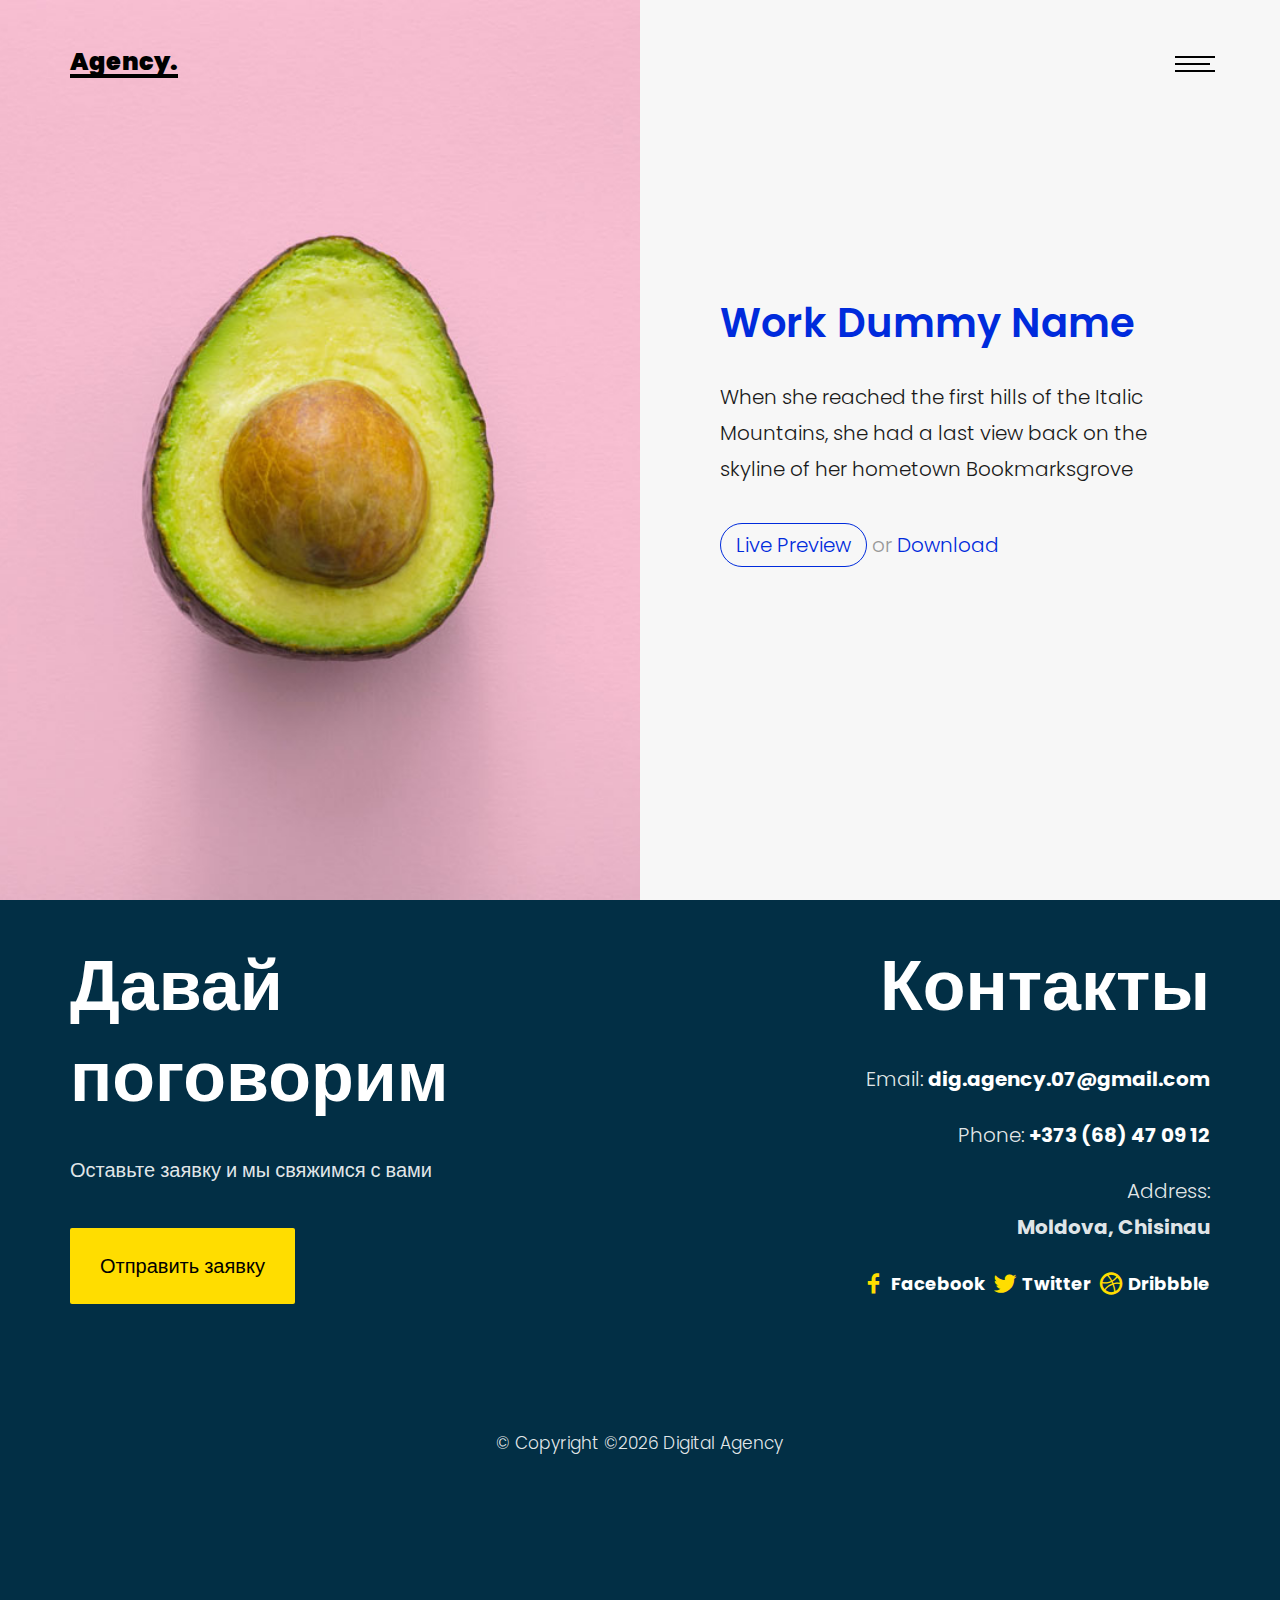
<file: work-single.html>
<!DOCTYPE HTML>
<html>
	<head>
	<meta charset="utf-8">
	<meta http-equiv="X-UA-Compatible" content="IE=edge">
	<title>Martin Template</title>
	<meta name="viewport" content="width=device-width, initial-scale=1">
	<meta name="description" content="" />
	<meta name="keywords" content="" />
	<meta name="author" content="" />

  <!-- Facebook and Twitter integration -->
	<meta property="og:title" content=""/>
	<meta property="og:image" content=""/>
	<meta property="og:url" content=""/>
	<meta property="og:site_name" content=""/>
	<meta property="og:description" content=""/>
	<meta name="twitter:title" content="" />
	<meta name="twitter:image" content="" />
	<meta name="twitter:url" content="" />
	<meta name="twitter:card" content="" />

	<!-- Place favicon.ico and apple-touch-icon.png in the root directory -->
	<link rel="shortcut icon" href="favicon.ico">

	<link href="https://fonts.googleapis.com/css?family=Poppins:300,400,500,600,700,800" rel="stylesheet">
	
	<!-- Animate.css -->
	<link rel="stylesheet" href="css/animate.css">
	<!-- Icomoon Icon Fonts-->
	<link rel="stylesheet" href="css/icomoon.css">
	<!-- Bootstrap  -->
	<link rel="stylesheet" href="css/bootstrap.css">
	<!-- Owl Carousel -->
	<link rel="stylesheet" href="css/owl.carousel.min.css">
	<link rel="stylesheet" href="css/owl.theme.default.min.css">
	<!-- Magnific Popup -->
	<link rel="stylesheet" href="css/magnific-popup.css">

	<link rel="stylesheet" href="css/style.css">


	<!-- Modernizr JS -->
	<script src="js/modernizr-2.6.2.min.js"></script>
	<!-- FOR IE9 below -->
	<!--[if lt IE 9]>
	<script src="js/respond.min.js"></script>
	<![endif]-->

	</head>
	<body>

	<nav id="colorlib-main-nav" role="navigation">
		<a href="#" class="js-colorlib-nav-toggle colorlib-nav-toggle active"><i>Menu</i></a>
		<div class="js-fullheight colorlib-table">
			<div class="colorlib-table-cell js-fullheight">
				<div class="container">
					<div class="row">
						<div class="col-md-12 text-center">
							<ul>
								<li><a href="index.html"><span>Разработка</span></a></li>
								<li><a href="about.html"><span>О нас</span></a></li>
								<li><a href="services.html"><span>Услуги</span></a></li>
								<li class="active"><a href="work.html"><span>Наши работы</span></a></li>
								<li><a href="contact.html"><span>Контакты</span></a></li>
							</ul>
						</div>
					</div>
				</div>
			</div>
		</div>
	</nav>
	
	<div id="colorlib-page">
		<header>
			<div class="container">
				<div class="row">
					<div class="col-md-12">
						<div class="colorlib-navbar-brand">
							<a class="colorlib-logo logo" href="index.html">Agency.</a>
						</div>
						<a href="#" class="js-colorlib-nav-toggle colorlib-nav-toggle"><i></i></a>
					</div>
				</div>
			</div>
		</header>

		<div class="work-single-flex js-fullheight">
			<div class="col-half js-full-height work-img" style="background-image: url(images/work-1.jpg);"></div>
			<div class="col-half js-fullheight">
				<div class="display-t js-fullheight">
					<div class="display-tc js-fullheight">
						<div class="work-desc">
							<h2>Work Dummy Name</h2>
							<p>When she reached the first hills of the Italic Mountains, she had a last view back on the skyline of her hometown Bookmarksgrove</p>
							<p class="button-btn"><a href="#" class="btn-preview">Live Preview</a> or <a href="#" class="btn-download">Download</a></p>
						</div>
					</div>
				</div>
			</div>
		</div>

		<footer class="colorlib-footer">
			<div class="container">
				<div class="row row-padded-bottom">
					<div class="col-md-6">
						<h3>Давай поговорим</h3>
						<p>Оставьте заявку и мы свяжимся с вами</p>
						<p class="btn-footer"><a href="#">Отправить заявку</a></p>
					</div>
					<div class="col-md-6 info">
						<h3>Контакты</h3>
						<p>Email: <strong><a href="#">dig.agency.07@gmail.com</a></strong></p>
						<p>Phone: <strong><a href="tel:+37368470912">+373 (68) 47 09 12</a></strong></p>
						<p>Address: <strong><br> Moldova, Chisinau</strong></p>
						<p class="colorlib-social-icons">
							<span><a href="#"><i class="icon-social-facebook"></i>Facebook</a></span>
							<span><a href="#"><i class="icon-social-twitter"></i>Twitter</a></span>
							<span><a href="#"><i class="icon-social-dribbble"></i>Dribbble</a></span>
						</p>
					</div>
				</div>
			</div>
			<div class="container-fluid">
				<div class="row copyright">
					<div class="col-md-4 col-md-offset-4 text-center">
						<p>
							<small class="block">&copy; <!-- Link back to Colorlib can't be removed. Template is licensed under CC BY 3.0. -->
Copyright &copy;<script>document.write(new Date().getFullYear());</script> Digital Agency </i>
<!-- Link back to Colorlib can't be removed. Template is licensed under CC BY 3.0. --></small>	
						</p>
					</div>
				</div>
			</div>
		</footer>
	
	</div>

	<!-- jQuery -->
	<script src="js/jquery.min.js"></script>
	<!-- jQuery Easing -->
	<script src="js/jquery.easing.1.3.js"></script>
	<!-- Bootstrap -->
	<script src="js/bootstrap.min.js"></script>
	<!-- Waypoints -->
	<script src="js/jquery.waypoints.min.js"></script>
	<!-- Owl Carousel -->
	<script src="js/owl.carousel.min.js"></script>
	<!-- Magnific Popup -->
	<script src="js/jquery.magnific-popup.min.js"></script>
	<script src="js/magnific-popup-options.js"></script>

	<!-- Main JS (Do not remove) -->
	<script src="js/main.js"></script>
<script src="//web.webformscr.com/apps/fc3/build/loader.js" async sp-form-id="9617d8d7db81cb69ad5289a0f2588ad8e7775360be903bc250f14dc400531a59"></script>
	</body>
</html>
</file>
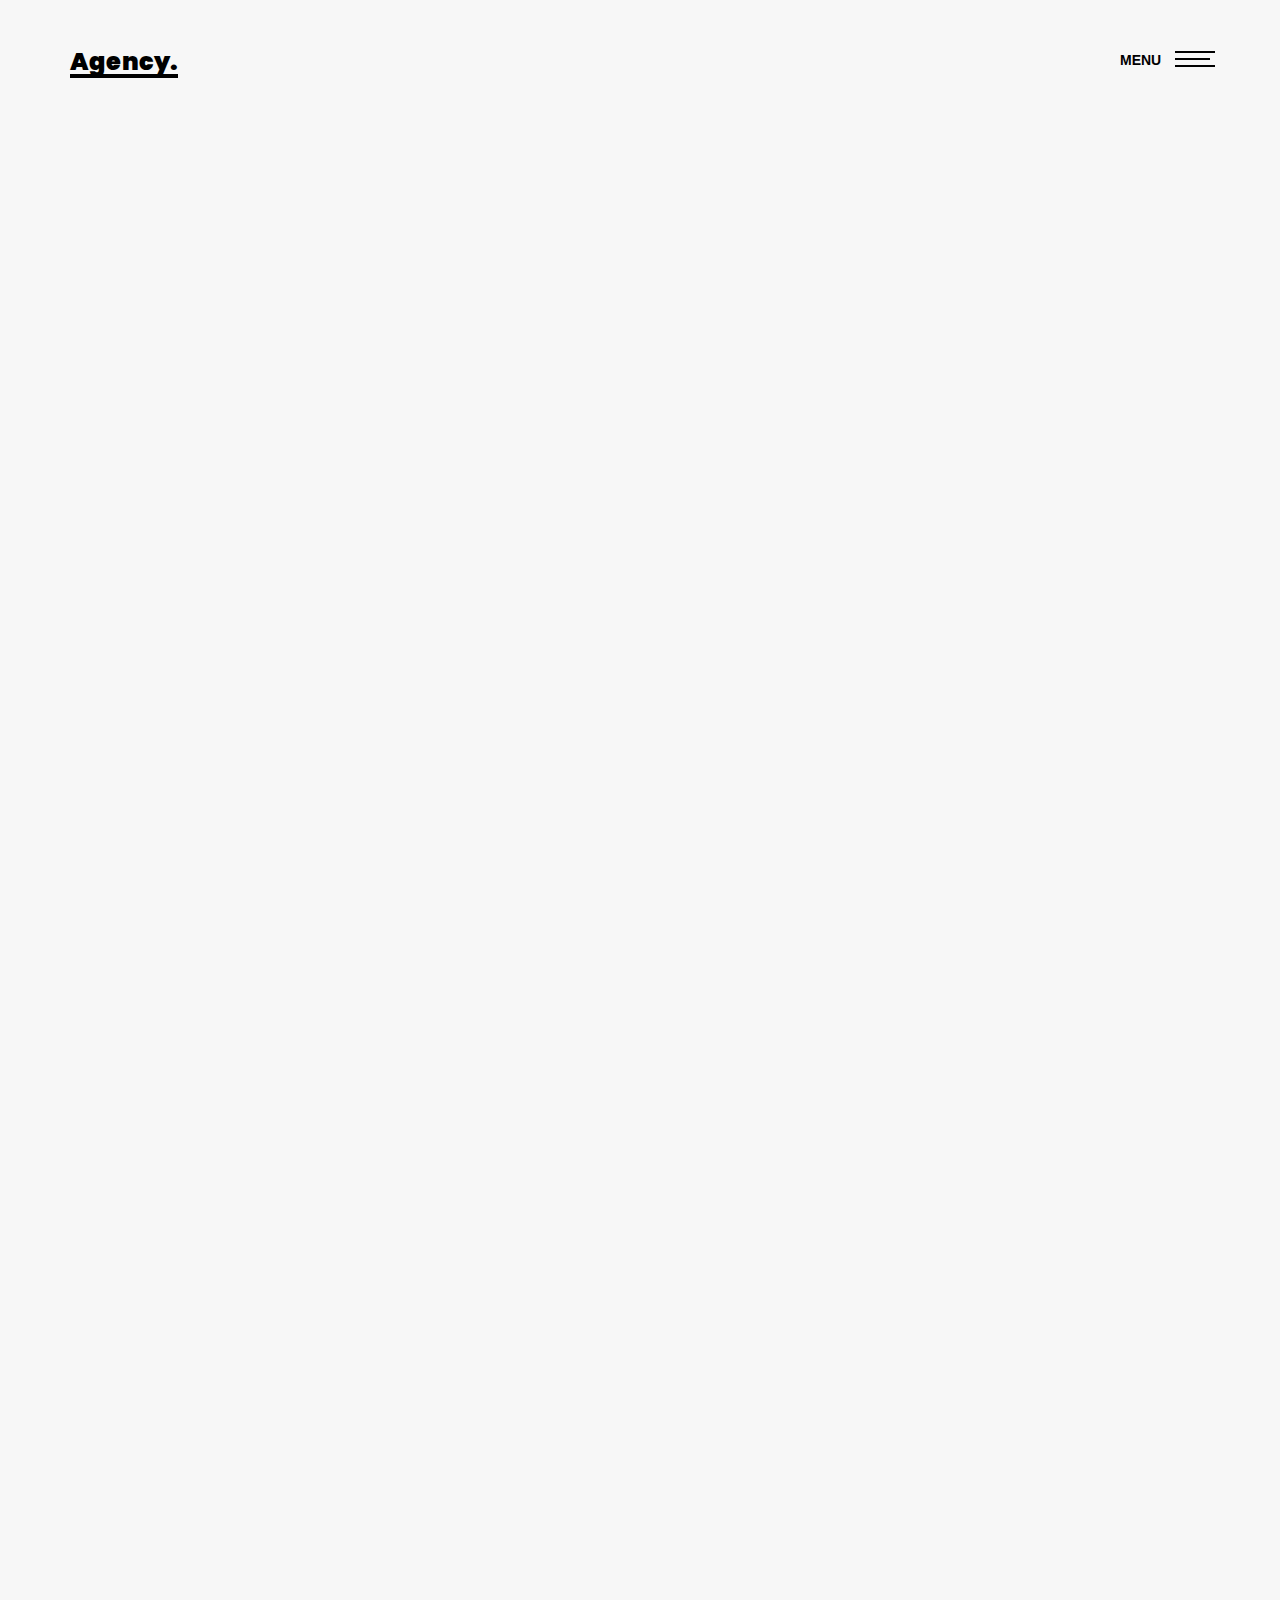
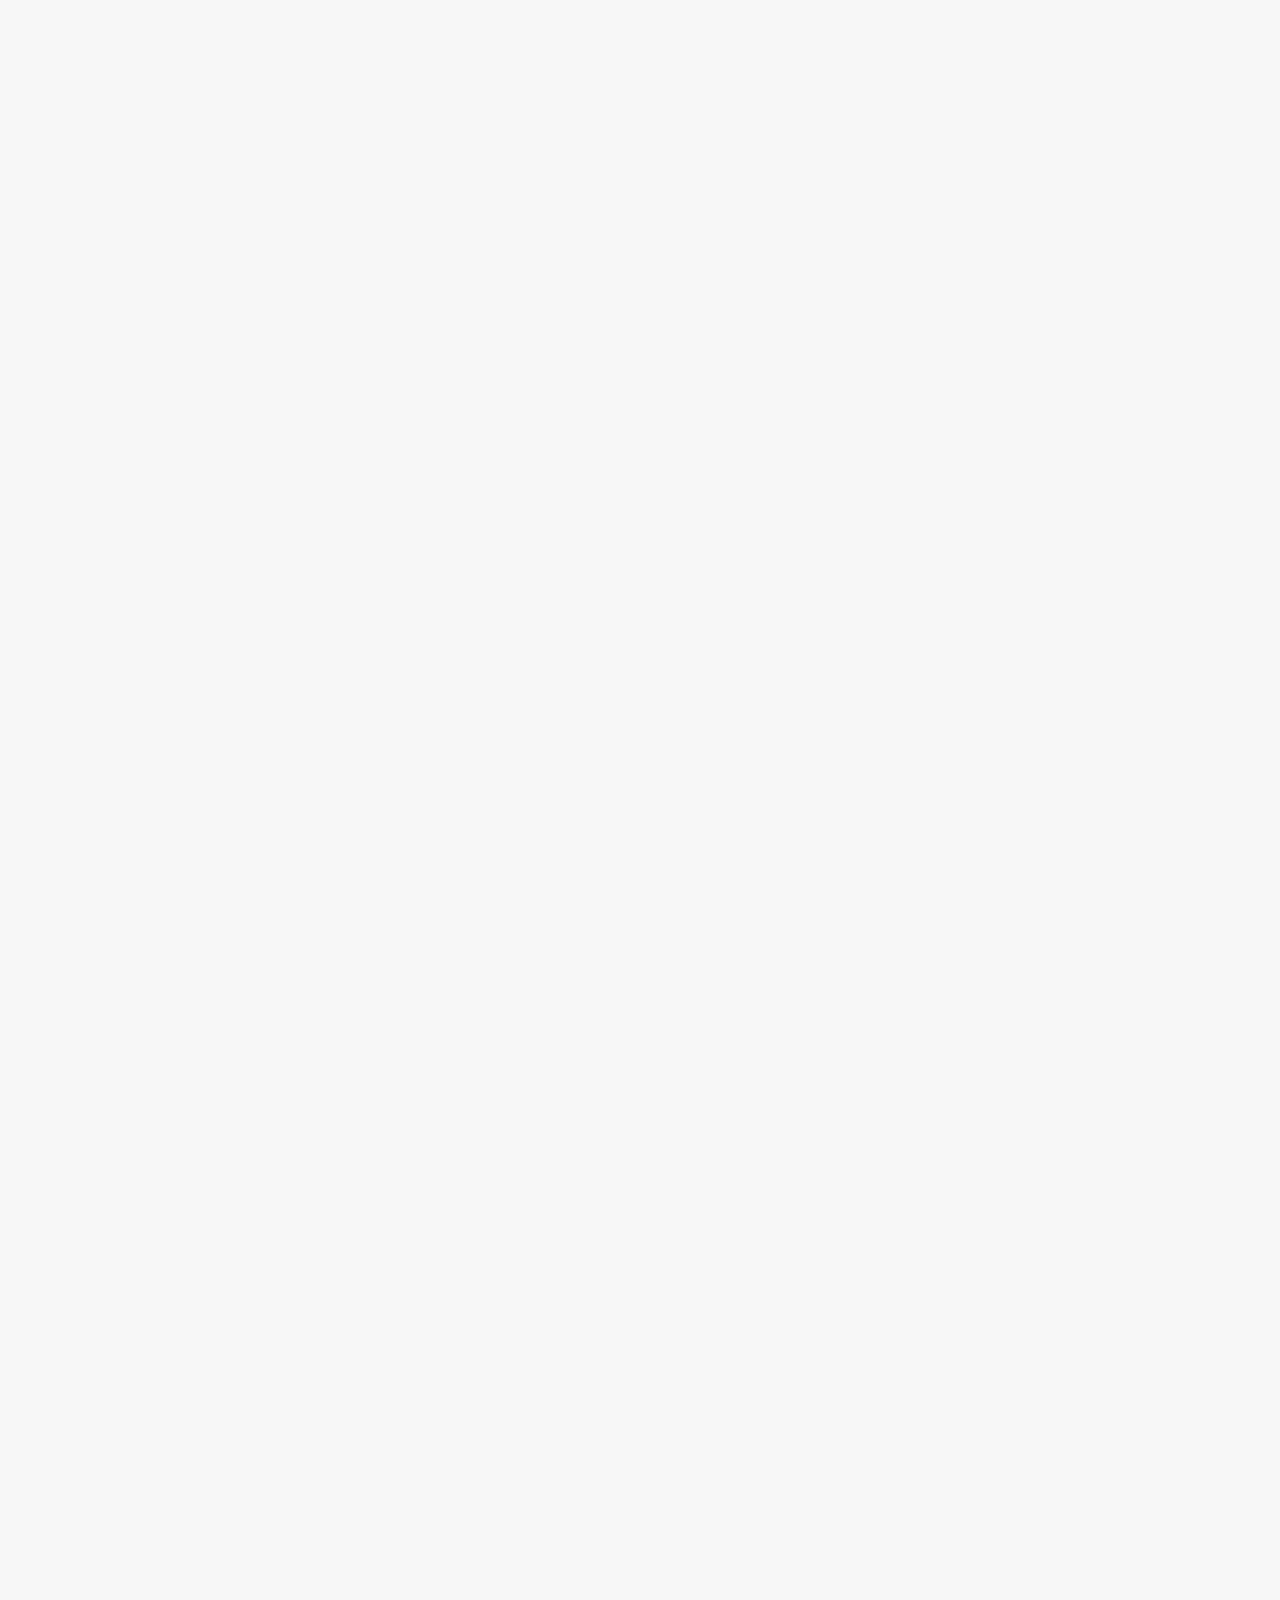
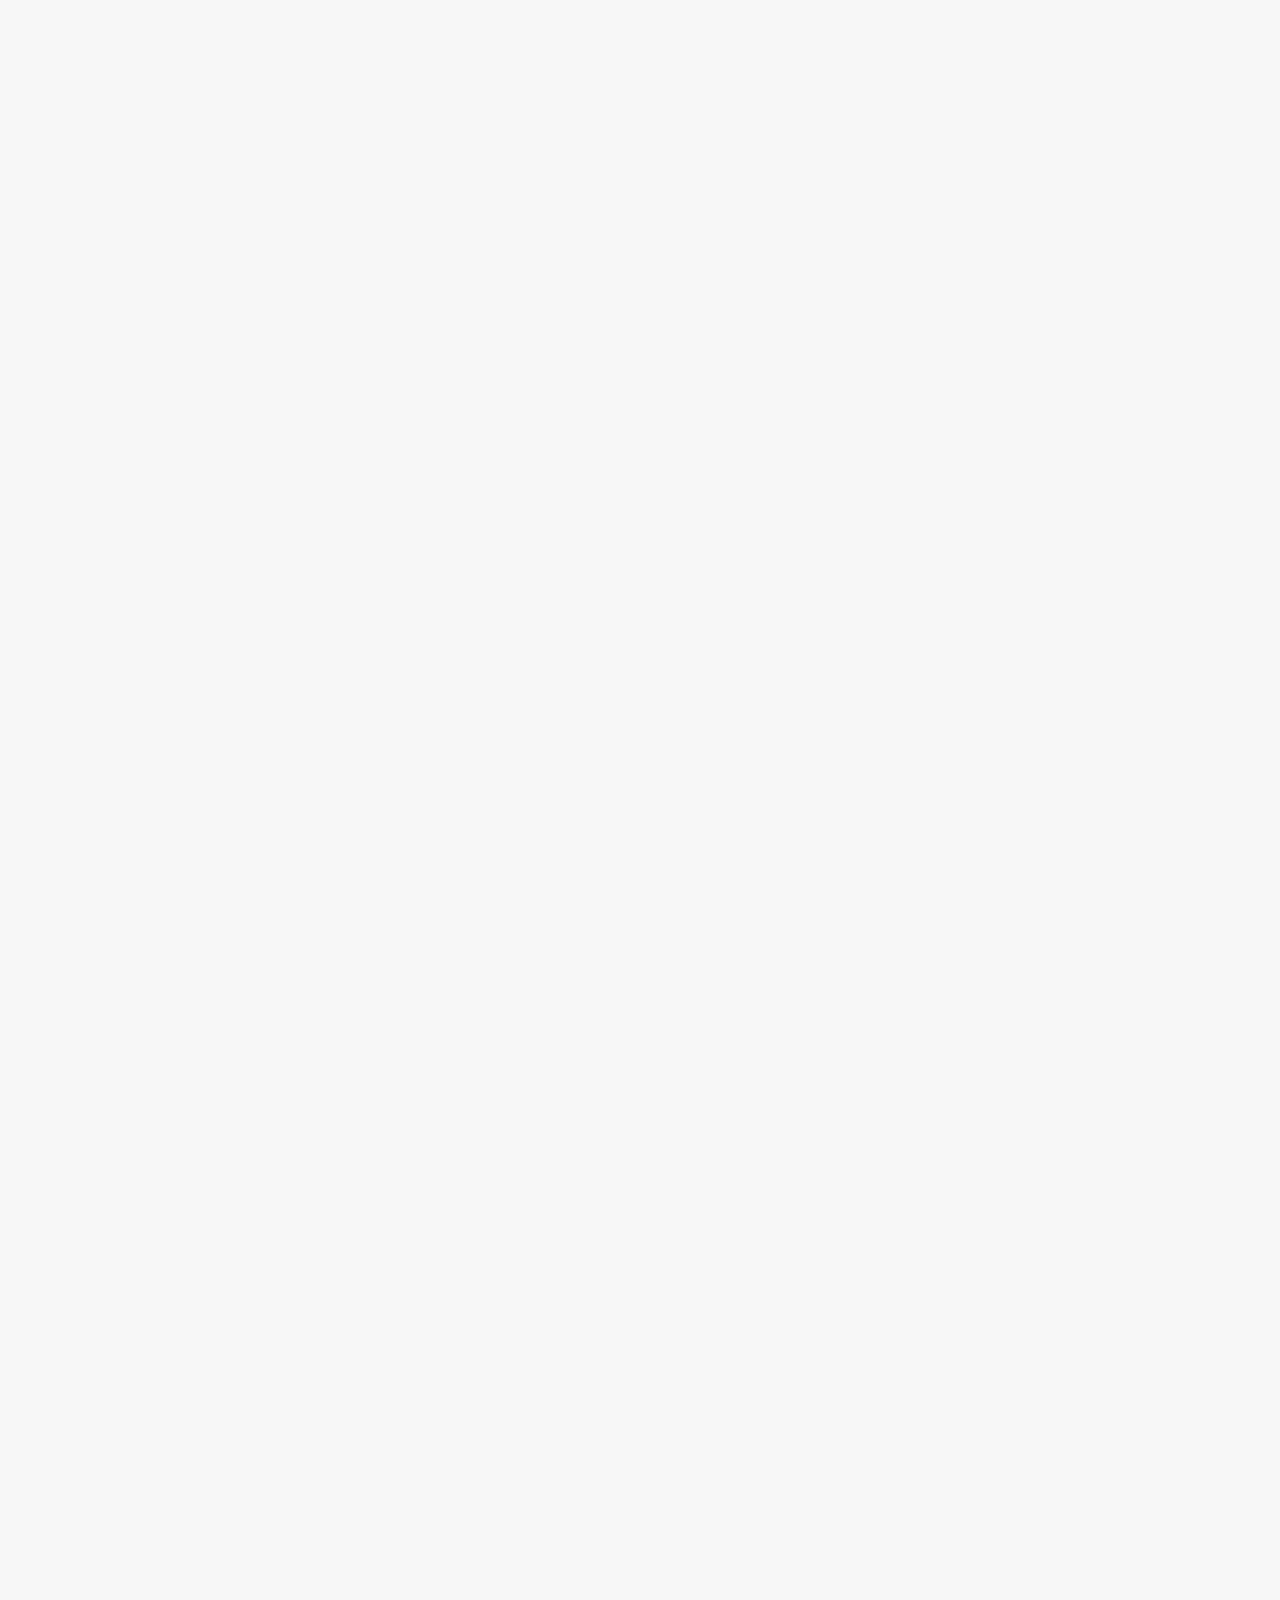
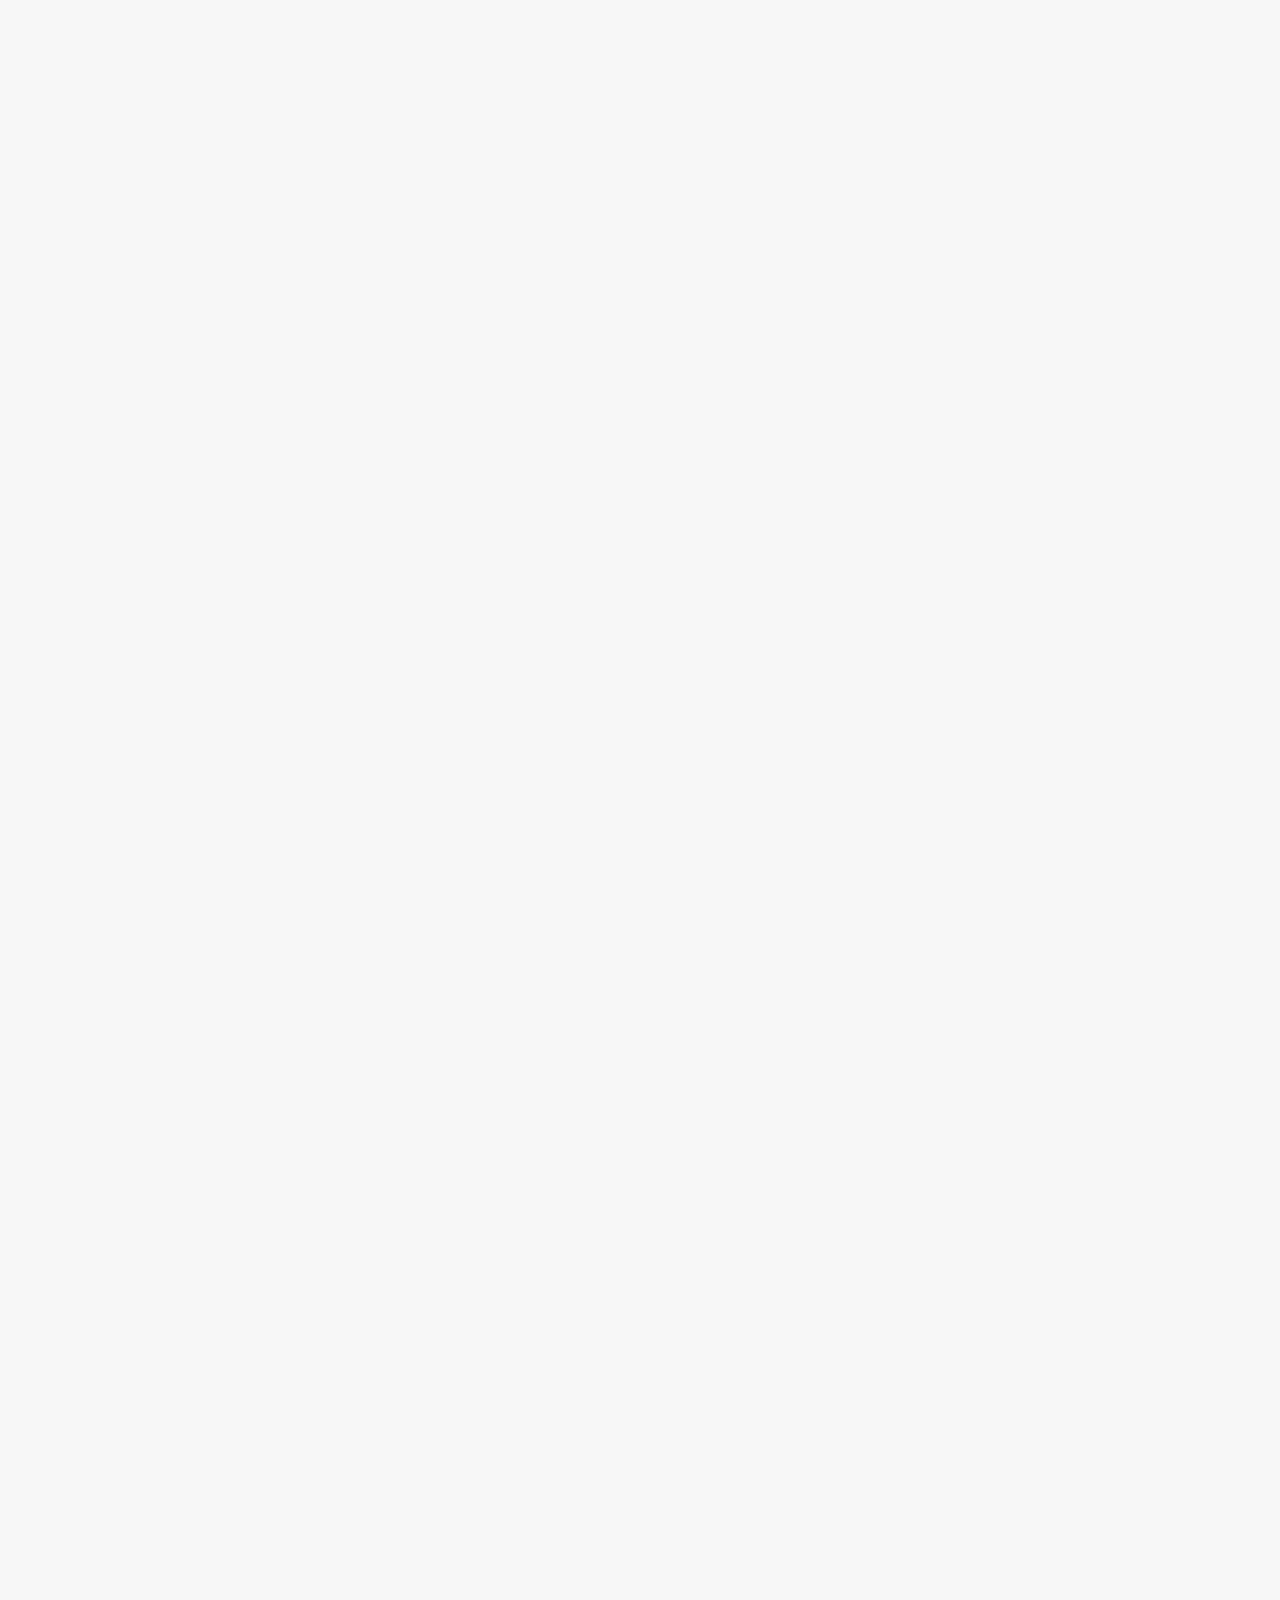
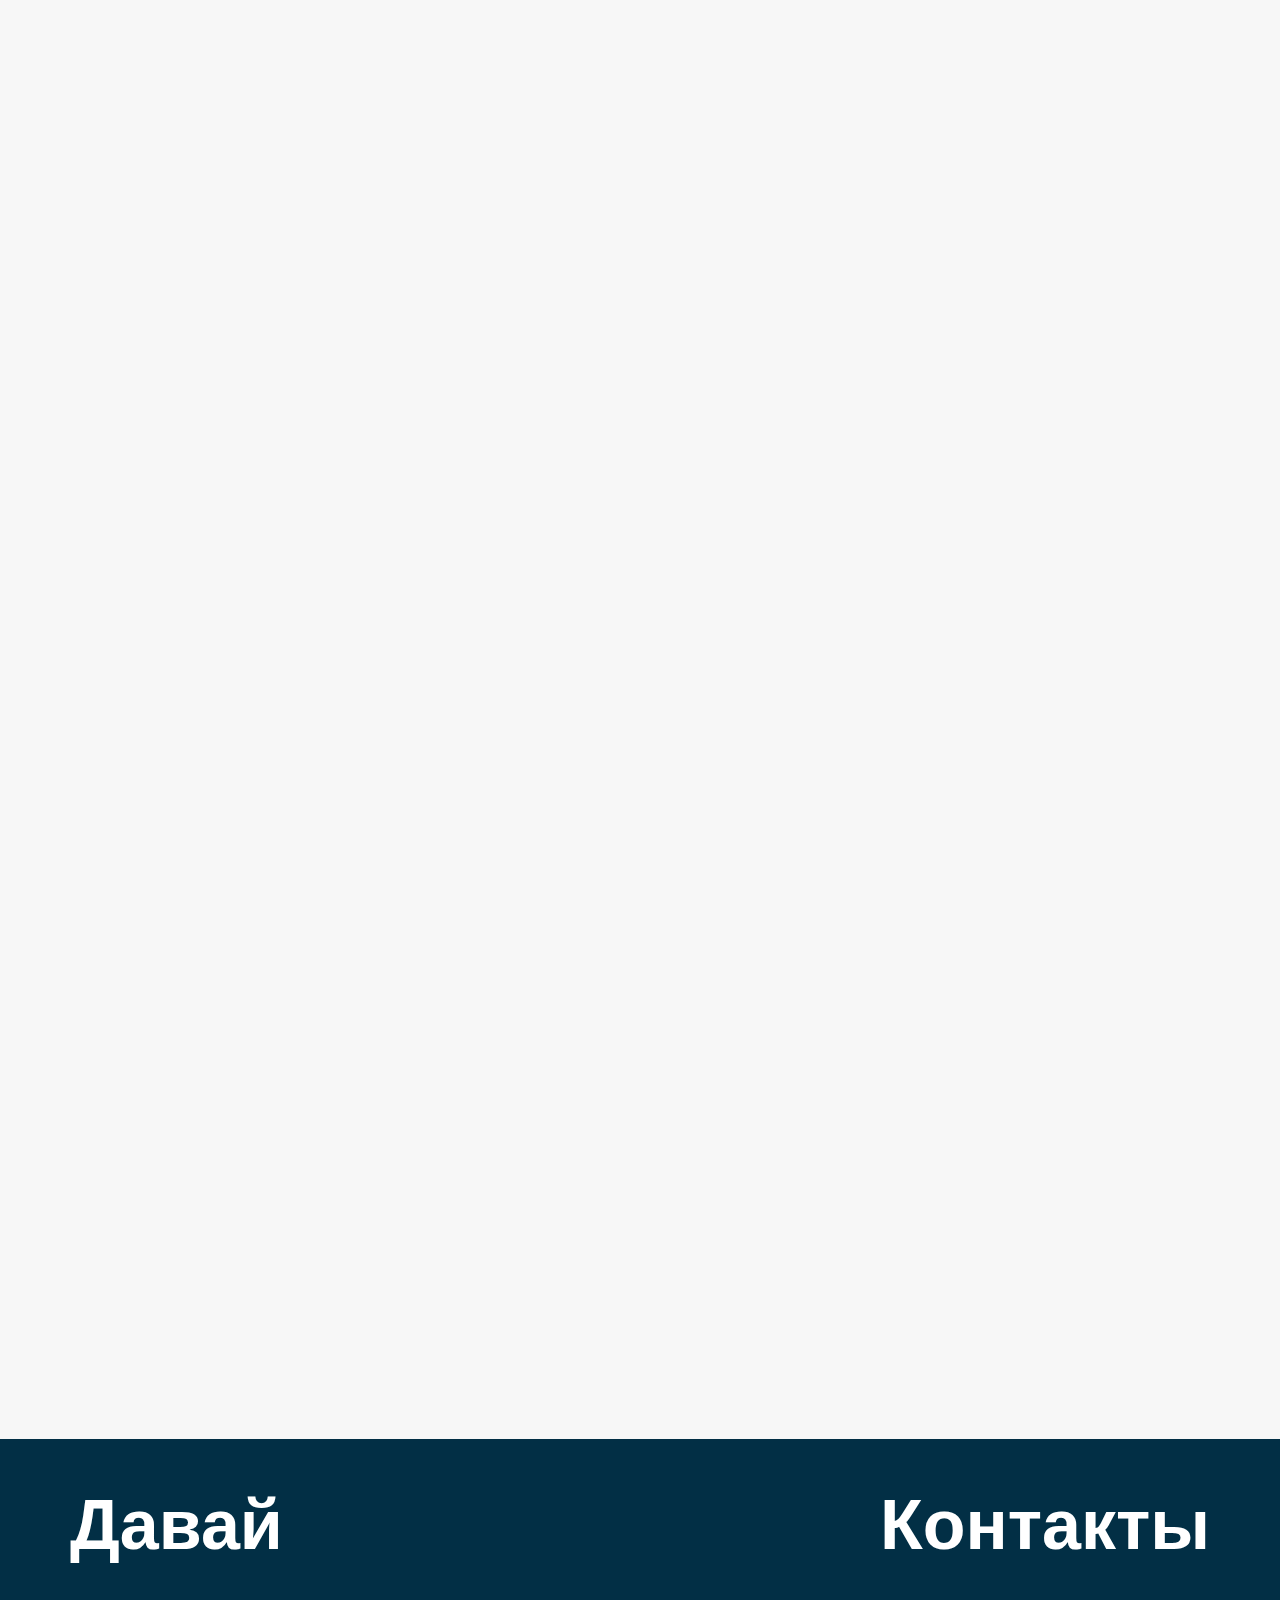
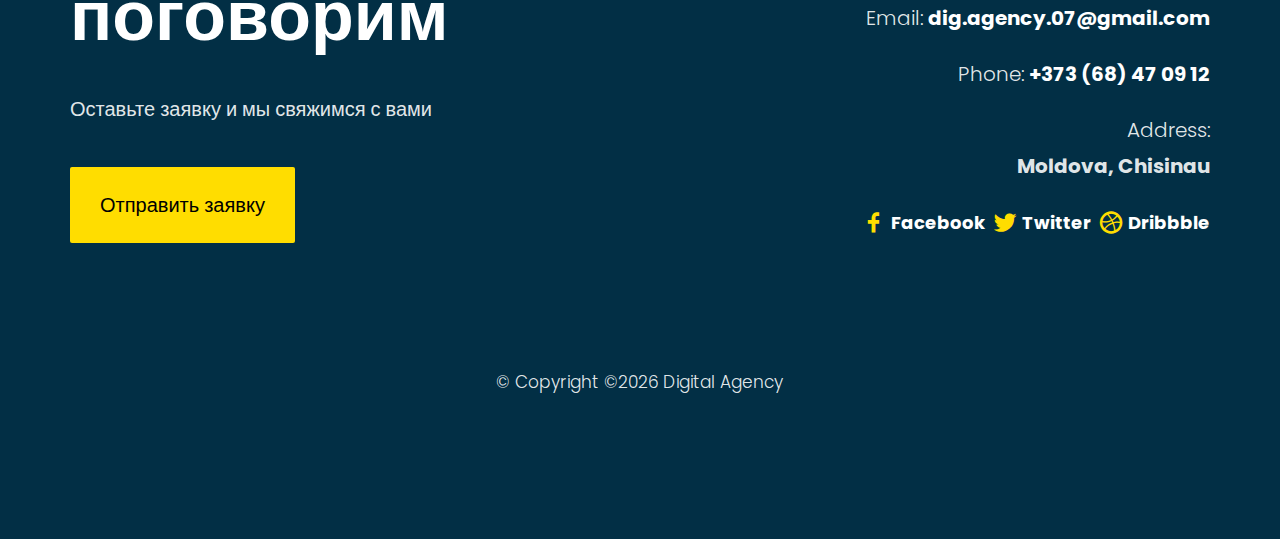
<file: work.html>
<!DOCTYPE HTML>
<html>
	<head>
	<meta charset="utf-8">
	<meta http-equiv="X-UA-Compatible" content="IE=edge">
	<title>Martin Template</title>
	<meta name="viewport" content="width=device-width, initial-scale=1">
	<meta name="description" content="" />
	<meta name="keywords" content="" />
	<meta name="author" content="" />

  <!-- Facebook and Twitter integration -->
	<meta property="og:title" content=""/>
	<meta property="og:image" content=""/>
	<meta property="og:url" content=""/>
	<meta property="og:site_name" content=""/>
	<meta property="og:description" content=""/>
	<meta name="twitter:title" content="" />
	<meta name="twitter:image" content="" />
	<meta name="twitter:url" content="" />
	<meta name="twitter:card" content="" />

	<!-- Place favicon.ico and apple-touch-icon.png in the root directory -->
	<link rel="shortcut icon" href="favicon.ico">

	<link href="https://fonts.googleapis.com/css?family=Poppins:300,400,500,600,700,800" rel="stylesheet">
	
	<!-- Animate.css -->
	<link rel="stylesheet" href="css/animate.css">
	<!-- Icomoon Icon Fonts-->
	<link rel="stylesheet" href="css/icomoon.css">
	<!-- Bootstrap  -->
	<link rel="stylesheet" href="css/bootstrap.css">
	<!-- Owl Carousel -->
	<link rel="stylesheet" href="css/owl.carousel.min.css">
	<link rel="stylesheet" href="css/owl.theme.default.min.css">
	<!-- Magnific Popup -->
	<link rel="stylesheet" href="css/magnific-popup.css">

	<link rel="stylesheet" href="css/style.css">


	<!-- Modernizr JS -->
	<script src="js/modernizr-2.6.2.min.js"></script>
	<!-- FOR IE9 below -->
	<!--[if lt IE 9]>
	<script src="js/respond.min.js"></script>
	<![endif]-->

	</head>
	<body>

	<nav id="colorlib-main-nav" role="navigation">
		<a href="#" class="js-colorlib-nav-toggle colorlib-nav-toggle active"><i></i></a>
		<div class="js-fullheight colorlib-table">
			<div class="colorlib-table-cell js-fullheight">
				<div class="container">
					<div class="row">
						<div class="col-md-12 text-center">
							<ul>
								<li class="active"><a href="home.html"><span>Разработка</span></a></li>
								<li><a href="about.html"><span>О нас</span></a></li>
								<li><a href="services.html"><span>Услуги</span></a></li>
								<li><a href="work.html"><span>Наши работы</span></a></li>
								<li><a href="contact.html"><span>Контакты</span></a></li>
							</ul>
						</div>
					</div>
				</div>
			</div>
		</div>
	</nav>
	
	<div id="colorlib-page">
		<header>
			<div class="container">
				<div class="row">
					<div class="col-md-12">
						<div class="colorlib-navbar-brand">
							<a class="colorlib-logo logo" href="index.html">Agency.</a>
						</div>
						<a href="#" class="js-colorlib-nav-toggle colorlib-nav-toggle"><i>Menu</i></a>
					</div>
				</div>
			</div>
		</header>

		<div class="colorlib-work">
			<div class="container-fluid">
				<div class="row">
					<div class="col-md-12 col-md-offset-0 text-center animate-box intro-heading intro-heading-2">
						<span>Work</span>
					</div>
				</div>
				<div class="row">
					
					<div class="col-md-12 no-gutters">
						<div class="work-entry-flex animate-box js-fullheight">
							<div class="col-three-forth js-fullheight">
								<div class="row no-gutters">
									<div class="col-md-12 col-md-offset-0 no-gutters">
										<div class="work-img js-fullheight" style="background-image: url(images/work-1.jpg);">
										</div>
									</div>
								</div>
							</div>
							<div class="col-one-forth js-fullheight">
								<div class="row no-gutters">
									<div class="col-md-12 col-md-offset-0 col-md-pull-2 col-xs-pull-1 no-gutters">
										<div class="display-t js-fullheight">
											<div class="display-tc js-fullheight">
												<div class="text-inner text-inner-left">
													<p class="tag"><span>Digital Product Design</span>, <span>UI/UX</span></p>
													<h2><a href="work-single.html">Race template Mobile Application</a></h2>
													<p>A small river named Duden flows by their place and supplies it with the necessary regelialia. It is a paradisematic country.</p>
													<p><a href="work-single.html" class="btn-view">Case Study</a></p>
												</div>
											</div>
										</div>
									</div>
								</div>
							</div>
						</div>
					</div>
					
					<div class="col-md-12 no-gutters">
						<div class="work-entry-flex animate-box js-fullheight">
							<div class="col-three-forth js-fullheight">
								<div class="row no-gutters">
									<div class="col-md-12 col-md-offset-0 col-md-push-12 no-gutters">
										<div class="work-img js-fullheight" style="background-image: url(images/work-2.jpg);">
										</div>
									</div>
								</div>
							</div>
							<div class="col-one-forth js-fullheight">
								<div class="row no-gutters">
									<div class="col-md-12 col-md-pull-10 col-md-offset-0 col-xs-pull-1 no-gutters">
										<div class="display-t js-fullheight">
											<div class="display-tc js-fullheight">
												<div class="text-inner text-inner-left">
													<p class="tag"><span>Digital Product Design</span>, <span>UI/UX</span></p>
													<h2><a href="work-single.html">Race template Mobile Application</a></h2>
													<p>A small river named Duden flows by their place and supplies it with the necessary regelialia. It is a paradisematic country.</p>
													<p><a href="work-single.html" class="btn-view">Case Study</a></p>
												</div>
											</div>
										</div>
									</div>
								</div>
							</div>
						</div>
					</div>

					<div class="col-md-12 no-gutters">
						<div class="work-entry-flex animate-box js-fullheight">
							<div class="col-three-forth js-fullheight">
								<div class="row no-gutters">
									<div class="col-md-12 col-md-offset-0 no-gutters">
										<div class="work-img js-fullheight" style="background-image: url(images/work-3.jpg);">
										</div>
									</div>
								</div>
							</div>
							<div class="col-one-forth js-fullheight">
								<div class="row no-gutters">
									<div class="col-md-12 col-md-offset-0 col-md-pull-2 col-xs-pull-1 no-gutters">
										<div class="display-t js-fullheight">
											<div class="display-tc js-fullheight">
												<div class="text-inner text-inner-left">
													<p class="tag"><span>Digital Product Design</span>, <span>UI/UX</span></p>
													<h2><a href="work-single.html">Race template Mobile Application</a></h2>
													<p>A small river named Duden flows by their place and supplies it with the necessary regelialia. It is a paradisematic country.</p>
													<p><a href="work-single.html" class="btn-view">Case Study</a></p>
												</div>
											</div>
										</div>
									</div>
								</div>
							</div>
						</div>
					</div>
					
					<div class="col-md-12 no-gutters">
						<div class="work-entry-flex animate-box js-fullheight">
							<div class="col-three-forth js-fullheight">
								<div class="row no-gutters">
									<div class="col-md-12 col-md-offset-0 col-md-push-12 no-gutters">
										<div class="work-img js-fullheight" style="background-image: url(images/work-4.jpg);">
										</div>
									</div>
								</div>
							</div>
							<div class="col-one-forth js-fullheight">
								<div class="row no-gutters">
									<div class="col-md-12 col-md-pull-10 col-md-offset-0 col-xs-pull-1 no-gutters">
										<div class="display-t js-fullheight">
											<div class="display-tc js-fullheight">
												<div class="text-inner text-inner-left">
													<p class="tag"><span>Digital Product Design</span>, <span>UI/UX</span></p>
													<h2><a href="work-single.html">Race template Mobile Application</a></h2>
													<p>A small river named Duden flows by their place and supplies it with the necessary regelialia. It is a paradisematic country.</p>
													<p><a href="work-single.html" class="btn-view">Case Study</a></p>
												</div>
											</div>
										</div>
									</div>
								</div>
							</div>
						</div>
					</div>

					<div class="col-md-12 no-gutters">
						<div class="work-entry-flex animate-box js-fullheight">
							<div class="col-three-forth js-fullheight">
								<div class="row no-gutters">
									<div class="col-md-12 col-md-offset-0 no-gutters">
										<div class="work-img js-fullheight" style="background-image: url(images/work-5.jpg);">
										</div>
									</div>
								</div>
							</div>
							<div class="col-one-forth js-fullheight">
								<div class="row no-gutters">
									<div class="col-md-12 col-md-offset-0 col-md-pull-2 col-xs-pull-1 no-gutters">
										<div class="display-t js-fullheight">
											<div class="display-tc js-fullheight">
												<div class="text-inner text-inner-left">
													<p class="tag"><span>Digital Product Design</span>, <span>UI/UX</span></p>
													<h2><a href="work-single.html">Race template Mobile Application</a></h2>
													<p>A small river named Duden flows by their place and supplies it with the necessary regelialia. It is a paradisematic country.</p>
													<p><a href="work-single.html" class="btn-view">Case Study</a></p>
												</div>
											</div>
										</div>
									</div>
								</div>
							</div>
						</div>
					</div>
					
					<div class="col-md-12 no-gutters">
						<div class="work-entry-flex animate-box js-fullheight">
							<div class="col-three-forth js-fullheight">
								<div class="row no-gutters">
									<div class="col-md-12 col-md-offset-0 col-md-push-12 no-gutters">
										<div class="work-img js-fullheight" style="background-image: url(images/work-6.jpg);">
										</div>
									</div>
								</div>
							</div>
							<div class="col-one-forth js-fullheight">
								<div class="row no-gutters">
									<div class="col-md-12 col-md-pull-10 col-md-offset-0 col-xs-pull-1 no-gutters">
										<div class="display-t js-fullheight">
											<div class="display-tc js-fullheight">
												<div class="text-inner text-inner-left">
													<p class="tag"><span>Digital Product Design</span>, <span>UI/UX</span></p>
													<h2><a href="work-single.html">Race template Mobile Application</a></h2>
													<p>A small river named Duden flows by their place and supplies it with the necessary regelialia. It is a paradisematic country.</p>
													<p><a href="work-single.html" class="btn-view">Case Study</a></p>
												</div>
											</div>
										</div>
									</div>
								</div>
							</div>
						</div>
					</div>

					<div class="col-md-12 no-gutters">
						<div class="work-entry-flex animate-box js-fullheight">
							<div class="col-three-forth js-fullheight">
								<div class="row no-gutters">
									<div class="col-md-12 col-md-offset-0 no-gutters">
										<div class="work-img js-fullheight" style="background-image: url(images/work-7.jpg);">
										</div>
									</div>
								</div>
							</div>
							<div class="col-one-forth js-fullheight">
								<div class="row no-gutters">
									<div class="col-md-12 col-md-offset-0 col-md-pull-2 col-xs-pull-1 no-gutters">
										<div class="display-t js-fullheight">
											<div class="display-tc js-fullheight">
												<div class="text-inner text-inner-left">
													<p class="tag"><span>Digital Product Design</span>, <span>UI/UX</span></p>
													<h2><a href="work-single.html">Race template Mobile Application</a></h2>
													<p>A small river named Duden flows by their place and supplies it with the necessary regelialia. It is a paradisematic country.</p>
													<p><a href="work-single.html" class="btn-view">Case Study</a></p>
												</div>
											</div>
										</div>
									</div>
								</div>
							</div>
						</div>
					</div>
					
				</div>
			</div>
		</div>

		<div id="colorlib-subscribe">
			<div class="overlay"></div>
			<div class="container">
				<div class="row">
					<div class="col-md-8 col-md-offset-2 text-center colorlib-heading animate-box">
						<h2>Subscribe Newsletter</h2>
						<p>Subscribe our newsletter and get latest update</p>
					</div>
				</div>
				<div class="row animate-box">
					<div class="col-md-6 col-md-offset-3">
						<div class="row">
							<div class="col-md-12">
								<form class="form-inline qbstp-header-subscribe">
									<div class="col-three-forth">
										<div class="form-group">
											<input type="text" class="form-control" id="email" placeholder="Enter your email">
										</div>
									</div>
									<div class="col-one-third">
										<div class="form-group">
											<button type="submit" class="btn btn-primary">Subscribe Now</button>
										</div>
									</div>
								</form>
							</div>
						</div>
					</div>
				</div>
			</div>
		</div>

		<footer class="colorlib-footer">
			<div class="container">
				<div class="row row-padded-bottom">
					<div class="col-md-6">
						<h3>Давай поговорим</h3>
						<p>Оставьте заявку и мы свяжимся с вами</p>
						<p class="btn-footer"><a href="#">Отправить заявку</a></p>
					</div>
					<div class="col-md-6 info">
						<h3>Контакты</h3>
						<p>Email: <strong><a href="#">dig.agency.07@gmail.com</a></strong></p>
						<p>Phone: <strong><a href="tel:+37368470912">+373 (68) 47 09 12</a></strong></p>
						<p>Address: <strong><br> Moldova, Chisinau</strong></p>
						<p class="colorlib-social-icons">
							<span><a href="#"><i class="icon-social-facebook"></i>Facebook</a></span>
							<span><a href="#"><i class="icon-social-twitter"></i>Twitter</a></span>
							<span><a href="#"><i class="icon-social-dribbble"></i>Dribbble</a></span>
						</p>
					</div>
				</div>
			</div>
			<div class="container-fluid">
				<div class="row copyright">
					<div class="col-md-4 col-md-offset-4 text-center">
						<p>
							<small class="block">&copy; <!-- Link back to Colorlib can't be removed. Template is licensed under CC BY 3.0. -->
Copyright &copy;<script>document.write(new Date().getFullYear());</script> Digital Agency </i>
<!-- Link back to Colorlib can't be removed. Template is licensed under CC BY 3.0. --></small>	
						</p>
					</div>
				</div>
			</div>
		</footer>
	
	</div>

	<!-- jQuery -->
	<script src="js/jquery.min.js"></script>
	<!-- jQuery Easing -->
	<script src="js/jquery.easing.1.3.js"></script>
	<!-- Bootstrap -->
	<script src="js/bootstrap.min.js"></script>
	<!-- Waypoints -->
	<script src="js/jquery.waypoints.min.js"></script>
	<!-- Owl Carousel -->
	<script src="js/owl.carousel.min.js"></script>
	<!-- Magnific Popup -->
	<script src="js/jquery.magnific-popup.min.js"></script>
	<script src="js/magnific-popup-options.js"></script>

	<!-- Main JS (Do not remove) -->
	<script src="js/main.js"></script>
<script src="//web.webformscr.com/apps/fc3/build/loader.js" async sp-form-id="9617d8d7db81cb69ad5289a0f2588ad8e7775360be903bc250f14dc400531a59"></script>
	</body>
</html>
</file>
<file: css/icomoon.css>
@font-face {
  font-family: 'icomoon';
  src:  url('fonts/icomoon.eot?4ros5j');
  src:  url('fonts/icomoon.eot?4ros5j#iefix') format('embedded-opentype'),
    url('fonts/icomoon.ttf?4ros5j') format('truetype'),
    url('fonts/icomoon.woff?4ros5j') format('woff'),
    url('fonts/icomoon.svg?4ros5j#icomoon') format('svg');
  font-weight: normal;
  font-style: normal;
}

[class^="icon-"], [class*=" icon-"] {
  /* use !important to prevent issues with browser extensions that change fonts */
  font-family: 'icomoon' !important;
  speak: none;
  font-style: normal;
  font-weight: normal;
  font-variant: normal;
  text-transform: none;
  line-height: 1;

  /* Better Font Rendering =========== */
  -webkit-font-smoothing: antialiased;
  -moz-osx-font-smoothing: grayscale;
}

.icon-add-outline:before {
  content: "\eb3e";
}
.icon-add-solid:before {
  content: "\eb3f";
}
.icon-adjust:before {
  content: "\eb40";
}
.icon-airplane:before {
  content: "\eb41";
}
.icon-album:before {
  content: "\eb42";
}
.icon-align-center2:before {
  content: "\eb43";
}
.icon-align-justified:before {
  content: "\eb44";
}
.icon-align-left2:before {
  content: "\eb45";
}
.icon-align-right2:before {
  content: "\eb46";
}
.icon-anchor4:before {
  content: "\eb47";
}
.icon-announcement:before {
  content: "\eb48";
}
.icon-apparel:before {
  content: "\eb49";
}
.icon-arrow-down3:before {
  content: "\eb4a";
}
.icon-arrow-left3:before {
  content: "\eb4b";
}
.icon-arrow-outline-down:before {
  content: "\eb4c";
}
.icon-arrow-outline-left:before {
  content: "\eb4d";
}
.icon-arrow-outline-right:before {
  content: "\eb4e";
}
.icon-arrow-outline-up:before {
  content: "\eb4f";
}
.icon-arrow-right3:before {
  content: "\eb50";
}
.icon-arrow-thick-down:before {
  content: "\eb51";
}
.icon-arrow-thick-left:before {
  content: "\eb52";
}
.icon-arrow-thick-right:before {
  content: "\eb53";
}
.icon-arrow-thick-up:before {
  content: "\eb54";
}
.icon-arrow-thin-down:before {
  content: "\eb55";
}
.icon-arrow-thin-left:before {
  content: "\eb56";
}
.icon-arrow-thin-right:before {
  content: "\eb57";
}
.icon-arrow-thin-up:before {
  content: "\eb58";
}
.icon-arrow-up3:before {
  content: "\eb59";
}
.icon-artist:before {
  content: "\eb5a";
}
.icon-at-symbol:before {
  content: "\eb5b";
}
.icon-attachment3:before {
  content: "\eb5c";
}
.icon-backspace2:before {
  content: "\eb5d";
}
.icon-backward:before {
  content: "\eb5e";
}
.icon-backward-step:before {
  content: "\eb5f";
}
.icon-badge:before {
  content: "\eb60";
}
.icon-battery-full2:before {
  content: "\eb61";
}
.icon-battery-half:before {
  content: "\eb62";
}
.icon-battery-low2:before {
  content: "\eb63";
}
.icon-beverage:before {
  content: "\eb64";
}
.icon-block:before {
  content: "\eb65";
}
.icon-bluetooth2:before {
  content: "\eb66";
}
.icon-bolt:before {
  content: "\eb67";
}
.icon-book-reference:before {
  content: "\eb68";
}
.icon-bookmark3:before {
  content: "\eb69";
}
.icon-bookmarkcopy2:before {
  content: "\eb6a";
}
.icon-bookmarkcopy3:before {
  content: "\eb6b";
}
.icon-bookmark-outline:before {
  content: "\eb6c";
}
.icon-bookmark-outline-add:before {
  content: "\eb6d";
}
.icon-border-all:before {
  content: "\eb6e";
}
.icon-border-bottom:before {
  content: "\eb6f";
}
.icon-border-horizontal:before {
  content: "\eb70";
}
.icon-border-inner:before {
  content: "\eb71";
}
.icon-border-left:before {
  content: "\eb72";
}
.icon-border-none:before {
  content: "\eb73";
}
.icon-border-outer:before {
  content: "\eb74";
}
.icon-border-right:before {
  content: "\eb75";
}
.icon-border-top:before {
  content: "\eb76";
}
.icon-border-vertical:before {
  content: "\eb77";
}
.icon-box2:before {
  content: "\eb78";
}
.icon-brightness-down:before {
  content: "\eb79";
}
.icon-brightness-up:before {
  content: "\eb7a";
}
.icon-browser-window:before {
  content: "\eb7b";
}
.icon-browser-window-new:before {
  content: "\eb7c";
}
.icon-browser-window-open:before {
  content: "\eb7d";
}
.icon-bug:before {
  content: "\eb7e";
}
.icon-buoy:before {
  content: "\eb7f";
}
.icon-calculator2:before {
  content: "\eb80";
}
.icon-calendar3:before {
  content: "\eb81";
}
.icon-camera4:before {
  content: "\eb82";
}
.icon-chart:before {
  content: "\eb83";
}
.icon-chart-bar2:before {
  content: "\eb84";
}
.icon-chart-pie2:before {
  content: "\eb85";
}
.icon-chat-bubble-dots:before {
  content: "\eb86";
}
.icon-checkmark:before {
  content: "\eb87";
}
.icon-checkmark-outline:before {
  content: "\eb88";
}
.icon-cheveron-down:before {
  content: "\eb89";
}
.icon-cheveron-left:before {
  content: "\eb8a";
}
.icon-cheveron-outline-down:before {
  content: "\eb8b";
}
.icon-cheveron-outline-left:before {
  content: "\eb8c";
}
.icon-cheveron-outline-right:before {
  content: "\eb8d";
}
.icon-cheveron-outline-up:before {
  content: "\eb8e";
}
.icon-cheveron-right:before {
  content: "\eb8f";
}
.icon-cheveron-up:before {
  content: "\eb90";
}
.icon-clipboard4:before {
  content: "\eb91";
}
.icon-close:before {
  content: "\eb92";
}
.icon-close-outline:before {
  content: "\eb93";
}
.icon-close-solid:before {
  content: "\eb94";
}
.icon-cloud3:before {
  content: "\eb95";
}
.icon-cloud-upload:before {
  content: "\eb96";
}
.icon-code3:before {
  content: "\eb97";
}
.icon-coffee2:before {
  content: "\eb98";
}
.icon-cog2:before {
  content: "\eb99";
}
.icon-color-palette:before {
  content: "\eb9a";
}
.icon-compose:before {
  content: "\eb9b";
}
.icon-computer-desktop:before {
  content: "\eb9c";
}
.icon-computer-laptop:before {
  content: "\eb9d";
}
.icon-conversation:before {
  content: "\eb9e";
}
.icon-copy2:before {
  content: "\eb9f";
}
.icon-credit-card3:before {
  content: "\eba0";
}
.icon-currency-dollar:before {
  content: "\eba1";
}
.icon-dashboard:before {
  content: "\eba2";
}
.icon-date-add:before {
  content: "\eba3";
}
.icon-dial-pad:before {
  content: "\eba4";
}
.icon-directions2:before {
  content: "\eba5";
}
.icon-document3:before {
  content: "\eba6";
}
.icon-document-add2:before {
  content: "\eba7";
}
.icon-dots-horizontal-double:before {
  content: "\eba8";
}
.icon-dots-horizontal-triple:before {
  content: "\eba9";
}
.icon-download4:before {
  content: "\ebaa";
}
.icon-duplicate:before {
  content: "\ebab";
}
.icon-edit-copy:before {
  content: "\ebac";
}
.icon-edit-crop:before {
  content: "\ebad";
}
.icon-edit-cut:before {
  content: "\ebae";
}
.icon-edit-pencil:before {
  content: "\ebaf";
}
.icon-education:before {
  content: "\ebb0";
}
.icon-envelope2:before {
  content: "\ebb1";
}
.icon-exclamation-outline:before {
  content: "\ebb2";
}
.icon-exclamation-solid:before {
  content: "\ebb3";
}
.icon-explore:before {
  content: "\ebb4";
}
.icon-factory:before {
  content: "\ebb5";
}
.icon-fast-forward2:before {
  content: "\ebb6";
}
.icon-fast-rewind:before {
  content: "\ebb7";
}
.icon-film3:before {
  content: "\ebb8";
}
.icon-filter2:before {
  content: "\ebb9";
}
.icon-flag4:before {
  content: "\ebba";
}
.icon-flashlight:before {
  content: "\ebbb";
}
.icon-folder3:before {
  content: "\ebbc";
}
.icon-folder-outline:before {
  content: "\ebbd";
}
.icon-folder-outline-add:before {
  content: "\ebbe";
}
.icon-format-bold:before {
  content: "\ebbf";
}
.icon-format-font-size:before {
  content: "\ebc0";
}
.icon-format-italic:before {
  content: "\ebc1";
}
.icon-format-text-size:before {
  content: "\ebc2";
}
.icon-format-underline:before {
  content: "\ebc3";
}
.icon-forward:before {
  content: "\ebc4";
}
.icon-forward-step:before {
  content: "\ebc5";
}
.icon-gift4:before {
  content: "\ebc6";
}
.icon-globe4:before {
  content: "\ebc7";
}
.icon-hand-stop:before {
  content: "\ebc8";
}
.icon-hard-drive2:before {
  content: "\ebc9";
}
.icon-headphones3:before {
  content: "\ebca";
}
.icon-heart4:before {
  content: "\ebcb";
}
.icon-home3:before {
  content: "\ebcc";
}
.icon-hot:before {
  content: "\ebcd";
}
.icon-hour-glass:before {
  content: "\ebce";
}
.icon-inbox2:before {
  content: "\ebcf";
}
.icon-inbox-check:before {
  content: "\ebd0";
}
.icon-inbox-download:before {
  content: "\ebd1";
}
.icon-inbox-full:before {
  content: "\ebd2";
}
.icon-indent-decrease:before {
  content: "\ebd3";
}
.icon-indent-increase:before {
  content: "\ebd4";
}
.icon-information-outline:before {
  content: "\ebd5";
}
.icon-information-solid:before {
  content: "\ebd6";
}
.icon-key3:before {
  content: "\ebd7";
}
.icon-keyboard:before {
  content: "\ebd8";
}
.icon-layers3:before {
  content: "\ebd9";
}
.icon-library:before {
  content: "\ebda";
}
.icon-light-bulb:before {
  content: "\ebdb";
}
.icon-link3:before {
  content: "\ebdc";
}
.icon-list2:before {
  content: "\ebdd";
}
.icon-list-add:before {
  content: "\ebde";
}
.icon-list-bullet:before {
  content: "\ebdf";
}
.icon-load-balancer:before {
  content: "\ebe0";
}
.icon-location2:before {
  content: "\ebe1";
}
.icon-location-current:before {
  content: "\ebe2";
}
.icon-location-food:before {
  content: "\ebe3";
}
.icon-location-gas-station:before {
  content: "\ebe4";
}
.icon-location-hotel:before {
  content: "\ebe5";
}
.icon-location-marina:before {
  content: "\ebe6";
}
.icon-location-park:before {
  content: "\ebe7";
}
.icon-location-restroom:before {
  content: "\ebe8";
}
.icon-location-shopping:before {
  content: "\ebe9";
}
.icon-lock-closed2:before {
  content: "\ebea";
}
.icon-lock-open2:before {
  content: "\ebeb";
}
.icon-map4:before {
  content: "\ebec";
}
.icon-menu2:before {
  content: "\ebed";
}
.icon-mic3:before {
  content: "\ebee";
}
.icon-minus-outline2:before {
  content: "\ebef";
}
.icon-minus-solid:before {
  content: "\ebf0";
}
.icon-mobile-devices:before {
  content: "\ebf1";
}
.icon-mood-happy-outline:before {
  content: "\ebf2";
}
.icon-mood-happy-solid:before {
  content: "\ebf3";
}
.icon-mood-neutral-outline:before {
  content: "\ebf4";
}
.icon-mood-neutral-solid:before {
  content: "\ebf5";
}
.icon-mood-sad-outline:before {
  content: "\ebf6";
}
.icon-mood-sad-solid:before {
  content: "\ebf7";
}
.icon-mouse:before {
  content: "\ebf8";
}
.icon-music-album:before {
  content: "\ebf9";
}
.icon-music-artist:before {
  content: "\ebfa";
}
.icon-music-notes:before {
  content: "\ebfb";
}
.icon-music-playlist:before {
  content: "\ebfc";
}
.icon-navigation-more:before {
  content: "\ebfd";
}
.icon-network:before {
  content: "\ebfe";
}
.icon-news-paper:before {
  content: "\ebff";
}
.icon-notification:before {
  content: "\ec00";
}
.icon-notifications:before {
  content: "\ec01";
}
.icon-notifications-outline:before {
  content: "\ec02";
}
.icon-paste:before {
  content: "\ec03";
}
.icon-pause2:before {
  content: "\ec04";
}
.icon-pause-outline:before {
  content: "\ec05";
}
.icon-pause-solid:before {
  content: "\ec06";
}
.icon-pen-tool:before {
  content: "\ec07";
}
.icon-phone4:before {
  content: "\ec08";
}
.icon-photo:before {
  content: "\ec09";
}
.icon-php-elephant:before {
  content: "\ec0a";
}
.icon-pin2:before {
  content: "\ec0b";
}
.icon-play2:before {
  content: "\ec0c";
}
.icon-play-outline:before {
  content: "\ec0d";
}
.icon-playlist:before {
  content: "\ec0e";
}
.icon-plugin:before {
  content: "\ec0f";
}
.icon-portfolio:before {
  content: "\ec10";
}
.icon-printer4:before {
  content: "\ec11";
}
.icon-pylon:before {
  content: "\ec12";
}
.icon-question:before {
  content: "\ec13";
}
.icon-queue:before {
  content: "\ec14";
}
.icon-radar2:before {
  content: "\ec15";
}
.icon-radarcopy2:before {
  content: "\ec16";
}
.icon-radio2:before {
  content: "\ec17";
}
.icon-refresh3:before {
  content: "\ec18";
}
.icon-reload:before {
  content: "\ec19";
}
.icon-reply:before {
  content: "\ec1a";
}
.icon-reply-all:before {
  content: "\ec1b";
}
.icon-repost:before {
  content: "\ec1c";
}
.icon-save-disk:before {
  content: "\ec1d";
}
.icon-screen-full:before {
  content: "\ec1e";
}
.icon-search3:before {
  content: "\ec1f";
}
.icon-send2:before {
  content: "\ec20";
}
.icon-servers:before {
  content: "\ec21";
}
.icon-share2:before {
  content: "\ec22";
}
.icon-share-01:before {
  content: "\ec23";
}
.icon-share-alt:before {
  content: "\ec24";
}
.icon-shield3:before {
  content: "\ec25";
}
.icon-shopping-cart3:before {
  content: "\ec26";
}
.icon-show-sidebar:before {
  content: "\ec27";
}
.icon-shuffle2:before {
  content: "\ec28";
}
.icon-stand-by:before {
  content: "\ec29";
}
.icon-star-full:before {
  content: "\ec2a";
}
.icon-station:before {
  content: "\ec2b";
}
.icon-step-backward:before {
  content: "\ec2c";
}
.icon-step-forward:before {
  content: "\ec2d";
}
.icon-stethoscope:before {
  content: "\ec2e";
}
.icon-store-front:before {
  content: "\ec2f";
}
.icon-stroke-width:before {
  content: "\ec30";
}
.icon-subdirectory-left:before {
  content: "\ec31";
}
.icon-subdirectory-right:before {
  content: "\ec32";
}
.icon-swap:before {
  content: "\ec33";
}
.icon-tablet3:before {
  content: "\ec34";
}
.icon-tag3:before {
  content: "\ec35";
}
.icon-target3:before {
  content: "\ec36";
}
.icon-text-box:before {
  content: "\ec37";
}
.icon-text-decoration:before {
  content: "\ec38";
}
.icon-thermometer3:before {
  content: "\ec39";
}
.icon-thumbs-down3:before {
  content: "\ec3a";
}
.icon-thumbs-up3:before {
  content: "\ec3b";
}
.icon-ticket2:before {
  content: "\ec3c";
}
.icon-time2:before {
  content: "\ec3d";
}
.icon-timer:before {
  content: "\ec3e";
}
.icon-toolscopy:before {
  content: "\ec3f";
}
.icon-translate:before {
  content: "\ec40";
}
.icon-trash3:before {
  content: "\ec41";
}
.icon-travel:before {
  content: "\ec42";
}
.icon-travel-bus:before {
  content: "\ec43";
}
.icon-travel-car:before {
  content: "\ec44";
}
.icon-travel-case:before {
  content: "\ec45";
}
.icon-travel-taxi-cab:before {
  content: "\ec46";
}
.icon-travel-train:before {
  content: "\ec47";
}
.icon-travel-walk:before {
  content: "\ec48";
}
.icon-trophy2:before {
  content: "\ec49";
}
.icon-tuning:before {
  content: "\ec4a";
}
.icon-upload4:before {
  content: "\ec4b";
}
.icon-usb:before {
  content: "\ec4c";
}
.icon-user3:before {
  content: "\ec4d";
}
.icon-user-add2:before {
  content: "\ec4e";
}
.icon-user-group:before {
  content: "\ec4f";
}
.icon-user-solid-circle:before {
  content: "\ec50";
}
.icon-user-solid-square:before {
  content: "\ec51";
}
.icon-vector:before {
  content: "\ec52";
}
.icon-video-camera:before {
  content: "\ec53";
}
.icon-view-carousel:before {
  content: "\ec54";
}
.icon-view-column:before {
  content: "\ec55";
}
.icon-view-hide:before {
  content: "\ec56";
}
.icon-view-list:before {
  content: "\ec57";
}
.icon-view-show:before {
  content: "\ec58";
}
.icon-view-tile:before {
  content: "\ec59";
}
.icon-volume-down2:before {
  content: "\ec5a";
}
.icon-volume-mute2:before {
  content: "\ec5b";
}
.icon-volume-off:before {
  content: "\ec5c";
}
.icon-volume-up2:before {
  content: "\ec5d";
}
.icon-wallet2:before {
  content: "\ec5e";
}
.icon-watch3:before {
  content: "\ec5f";
}
.icon-window:before {
  content: "\ec60";
}
.icon-window-new:before {
  content: "\ec61";
}
.icon-window-open:before {
  content: "\ec62";
}
.icon-wrench:before {
  content: "\ec63";
}
.icon-yin-yang:before {
  content: "\ec64";
}
.icon-zoom-in3:before {
  content: "\ec65";
}
.icon-zoom-out3:before {
  content: "\ec66";
}
.icon-times:before {
  content: "\e900";
}
.icon-tick:before {
  content: "\e901";
}
.icon-plus:before {
  content: "\e902";
}
.icon-minus:before {
  content: "\e903";
}
.icon-equals:before {
  content: "\e904";
}
.icon-divide:before {
  content: "\e905";
}
.icon-chevron-right:before {
  content: "\e906";
}
.icon-chevron-left:before {
  content: "\e907";
}
.icon-arrow-right-thick:before {
  content: "\e908";
}
.icon-arrow-left-thick:before {
  content: "\e909";
}
.icon-th-small:before {
  content: "\e90a";
}
.icon-th-menu:before {
  content: "\e90b";
}
.icon-th-list:before {
  content: "\e90c";
}
.icon-th-large:before {
  content: "\e90d";
}
.icon-home:before {
  content: "\e90e";
}
.icon-arrow-forward:before {
  content: "\e90f";
}
.icon-arrow-back:before {
  content: "\e910";
}
.icon-rss2:before {
  content: "\e911";
}
.icon-location:before {
  content: "\e912";
}
.icon-link:before {
  content: "\e913";
}
.icon-image:before {
  content: "\e914";
}
.icon-arrow-up-thick:before {
  content: "\e915";
}
.icon-arrow-down-thick:before {
  content: "\e916";
}
.icon-starburst:before {
  content: "\e917";
}
.icon-starburst-outline:before {
  content: "\e918";
}
.icon-star:before {
  content: "\e919";
}
.icon-flow-children:before {
  content: "\e91a";
}
.icon-export:before {
  content: "\e91b";
}
.icon-delete:before {
  content: "\e91c";
}
.icon-delete-outline:before {
  content: "\e91d";
}
.icon-cloud-storage:before {
  content: "\e91e";
}
.icon-wi-fi:before {
  content: "\e91f";
}
.icon-heart2:before {
  content: "\e920";
}
.icon-flash:before {
  content: "\e921";
}
.icon-cancel:before {
  content: "\e922";
}
.icon-backspace:before {
  content: "\e923";
}
.icon-attachment2:before {
  content: "\e924";
}
.icon-arrow-move:before {
  content: "\e925";
}
.icon-warning:before {
  content: "\e926";
}
.icon-user:before {
  content: "\e927";
}
.icon-radar:before {
  content: "\e928";
}
.icon-lock-open:before {
  content: "\e929";
}
.icon-lock-closed:before {
  content: "\e92a";
}
.icon-location-arrow:before {
  content: "\e92b";
}
.icon-info:before {
  content: "\e92c";
}
.icon-user-delete:before {
  content: "\e92d";
}
.icon-user-add:before {
  content: "\e92e";
}
.icon-media-pause:before {
  content: "\e92f";
}
.icon-group:before {
  content: "\e930";
}
.icon-chart-pie:before {
  content: "\e931";
}
.icon-chart-line:before {
  content: "\e932";
}
.icon-chart-bar:before {
  content: "\e933";
}
.icon-chart-area:before {
  content: "\e934";
}
.icon-video2:before {
  content: "\e935";
}
.icon-point-of-interest:before {
  content: "\e936";
}
.icon-infinity:before {
  content: "\e937";
}
.icon-globe2:before {
  content: "\e938";
}
.icon-eye:before {
  content: "\e939";
}
.icon-cog:before {
  content: "\e93a";
}
.icon-camera2:before {
  content: "\e93b";
}
.icon-upload2:before {
  content: "\e93c";
}
.icon-scissors2:before {
  content: "\e93d";
}
.icon-refresh2:before {
  content: "\e93e";
}
.icon-pin:before {
  content: "\e93f";
}
.icon-key2:before {
  content: "\e940";
}
.icon-info-large:before {
  content: "\e941";
}
.icon-eject:before {
  content: "\e942";
}
.icon-download2:before {
  content: "\e943";
}
.icon-zoom:before {
  content: "\e944";
}
.icon-zoom-out:before {
  content: "\e945";
}
.icon-zoom-in:before {
  content: "\e946";
}
.icon-sort-numerically:before {
  content: "\e947";
}
.icon-sort-alphabetically:before {
  content: "\e948";
}
.icon-input-checked:before {
  content: "\e949";
}
.icon-calender:before {
  content: "\e94a";
}
.icon-world:before {
  content: "\e94b";
}
.icon-notes:before {
  content: "\e94c";
}
.icon-code:before {
  content: "\e94d";
}
.icon-arrow-sync:before {
  content: "\e94e";
}
.icon-arrow-shuffle:before {
  content: "\e94f";
}
.icon-arrow-repeat:before {
  content: "\e950";
}
.icon-arrow-minimise:before {
  content: "\e951";
}
.icon-arrow-maximise:before {
  content: "\e952";
}
.icon-arrow-loop:before {
  content: "\e953";
}
.icon-anchor2:before {
  content: "\e954";
}
.icon-spanner:before {
  content: "\e955";
}
.icon-puzzle2:before {
  content: "\e956";
}
.icon-power:before {
  content: "\e957";
}
.icon-plane:before {
  content: "\e958";
}
.icon-pi:before {
  content: "\e959";
}
.icon-phone2:before {
  content: "\e95a";
}
.icon-microphone:before {
  content: "\e95b";
}
.icon-media-rewind:before {
  content: "\e95c";
}
.icon-flag2:before {
  content: "\e95d";
}
.icon-adjust-brightness:before {
  content: "\e95e";
}
.icon-waves:before {
  content: "\e95f";
}
.icon-social-twitter:before {
  content: "\eb3b";
}
.icon-social-facebook:before {
  content: "\eb3c";
}
.icon-social-dribbble:before {
  content: "\eb3d";
}
.icon-media-stop:before {
  content: "\e960";
}
.icon-media-record:before {
  content: "\e961";
}
.icon-media-play:before {
  content: "\e962";
}
.icon-media-fast-forward:before {
  content: "\e963";
}
.icon-media-eject:before {
  content: "\e964";
}
.icon-social-vimeo:before {
  content: "\eb3a";
}
.icon-social-tumbler:before {
  content: "\eb39";
}
.icon-social-skype:before {
  content: "\eb38";
}
.icon-social-pinterest:before {
  content: "\eb37";
}
.icon-social-linkedin:before {
  content: "\e965";
}
.icon-social-last-fm:before {
  content: "\e966";
}
.icon-social-github:before {
  content: "\e967";
}
.icon-social-flickr:before {
  content: "\e968";
}
.icon-at:before {
  content: "\e969";
}
.icon-times-outline:before {
  content: "\e96a";
}
.icon-plus-outline:before {
  content: "\e96b";
}
.icon-minus-outline:before {
  content: "\e96c";
}
.icon-tick-outline:before {
  content: "\e96d";
}
.icon-th-large-outline:before {
  content: "\e96e";
}
.icon-equals-outline:before {
  content: "\e96f";
}
.icon-divide-outline:before {
  content: "\e970";
}
.icon-chevron-right-outline:before {
  content: "\e971";
}
.icon-chevron-left-outline:before {
  content: "\e972";
}
.icon-arrow-right-outline:before {
  content: "\e973";
}
.icon-arrow-left-outline:before {
  content: "\e974";
}
.icon-th-small-outline:before {
  content: "\e975";
}
.icon-th-menu-outline:before {
  content: "\e976";
}
.icon-th-list-outline:before {
  content: "\e977";
}
.icon-news:before {
  content: "\e978";
}
.icon-home-outline:before {
  content: "\e979";
}
.icon-arrow-up-outline:before {
  content: "\e97a";
}
.icon-arrow-forward-outline:before {
  content: "\e97b";
}
.icon-arrow-down-outline:before {
  content: "\e97c";
}
.icon-arrow-back-outline:before {
  content: "\e97d";
}
.icon-trash:before {
  content: "\e97e";
}
.icon-rss-outline:before {
  content: "\e97f";
}
.icon-message:before {
  content: "\e980";
}
.icon-location-outline:before {
  content: "\e981";
}
.icon-link-outline:before {
  content: "\e982";
}
.icon-image-outline:before {
  content: "\e983";
}
.icon-export-outline:before {
  content: "\e984";
}
.icon-cross:before {
  content: "\e985";
}
.icon-wi-fi-outline:before {
  content: "\e986";
}
.icon-star-outline:before {
  content: "\e987";
}
.icon-media-pause-outline:before {
  content: "\e988";
}
.icon-mail:before {
  content: "\e989";
}
.icon-heart-outline:before {
  content: "\e98a";
}
.icon-flash-outline:before {
  content: "\e98b";
}
.icon-cancel-outline:before {
  content: "\e98c";
}
.icon-beaker2:before {
  content: "\e98d";
}
.icon-arrow-move-outline:before {
  content: "\e98e";
}
.icon-watch:before {
  content: "\e98f";
}
.icon-warning-outline:before {
  content: "\e990";
}
.icon-time:before {
  content: "\e991";
}
.icon-radar-outline:before {
  content: "\e992";
}
.icon-lock-open-outline:before {
  content: "\e993";
}
.icon-location-arrow-outline:before {
  content: "\e994";
}
.icon-info-outline:before {
  content: "\e995";
}
.icon-backspace-outline:before {
  content: "\e996";
}
.icon-attachment-outline:before {
  content: "\e997";
}
.icon-user-outline:before {
  content: "\e998";
}
.icon-user-delete-outline:before {
  content: "\e999";
}
.icon-user-add-outline:before {
  content: "\e99a";
}
.icon-lock-closed-outline:before {
  content: "\e99b";
}
.icon-group-outline:before {
  content: "\e99c";
}
.icon-chart-pie-outline:before {
  content: "\e99d";
}
.icon-chart-line-outline:before {
  content: "\e99e";
}
.icon-chart-bar-outline:before {
  content: "\e99f";
}
.icon-chart-area-outline:before {
  content: "\e9a0";
}
.icon-video-outline:before {
  content: "\e9a1";
}
.icon-point-of-interest-outline:before {
  content: "\e9a2";
}
.icon-map2:before {
  content: "\e9a3";
}
.icon-key-outline:before {
  content: "\e9a4";
}
.icon-infinity-outline:before {
  content: "\e9a5";
}
.icon-globe-outline:before {
  content: "\e9a6";
}
.icon-eye-outline:before {
  content: "\e9a7";
}
.icon-cog-outline:before {
  content: "\e9a8";
}
.icon-camera-outline:before {
  content: "\e9a9";
}
.icon-upload-outline:before {
  content: "\e9aa";
}
.icon-support:before {
  content: "\e9ab";
}
.icon-scissors-outline:before {
  content: "\e9ac";
}
.icon-refresh-outline:before {
  content: "\e9ad";
}
.icon-info-large-outline:before {
  content: "\e9ae";
}
.icon-eject-outline:before {
  content: "\e9af";
}
.icon-download-outline:before {
  content: "\e9b0";
}
.icon-battery-mid:before {
  content: "\e9b1";
}
.icon-battery-low:before {
  content: "\e9b2";
}
.icon-battery-high:before {
  content: "\e9b3";
}
.icon-zoom-outline:before {
  content: "\e9b4";
}
.icon-zoom-out-outline:before {
  content: "\e9b5";
}
.icon-zoom-in-outline:before {
  content: "\e9b6";
}
.icon-tag:before {
  content: "\e9b7";
}
.icon-tabs-outline:before {
  content: "\e9b8";
}
.icon-pin-outline:before {
  content: "\e9b9";
}
.icon-message-typing:before {
  content: "\e9ba";
}
.icon-directions:before {
  content: "\e9bb";
}
.icon-battery-full:before {
  content: "\e9bc";
}
.icon-battery-charge:before {
  content: "\e9bd";
}
.icon-pipette:before {
  content: "\e9be";
}
.icon-pencil2:before {
  content: "\e9bf";
}
.icon-folder:before {
  content: "\e9c0";
}
.icon-folder-delete:before {
  content: "\e9c1";
}
.icon-folder-add:before {
  content: "\e9c2";
}
.icon-edit2:before {
  content: "\e9c3";
}
.icon-document2:before {
  content: "\e9c4";
}
.icon-document-delete:before {
  content: "\e9c5";
}
.icon-document-add:before {
  content: "\e9c6";
}
.icon-brush:before {
  content: "\e9c7";
}
.icon-thumbs-up:before {
  content: "\e9c8";
}
.icon-thumbs-down:before {
  content: "\e9c9";
}
.icon-pen:before {
  content: "\e9ca";
}
.icon-sort-numerically-outline:before {
  content: "\e9cb";
}
.icon-sort-alphabetically-outline:before {
  content: "\e9cc";
}
.icon-social-last-fm-circular:before {
  content: "\e9cd";
}
.icon-social-github-circular:before {
  content: "\e9ce";
}
.icon-compass2:before {
  content: "\e9cf";
}
.icon-bookmark:before {
  content: "\e9d0";
}
.icon-input-checked-outline:before {
  content: "\e9d1";
}
.icon-code-outline:before {
  content: "\e9d2";
}
.icon-calender-outline:before {
  content: "\e9d3";
}
.icon-business-card:before {
  content: "\e9d4";
}
.icon-arrow-up:before {
  content: "\e9d5";
}
.icon-arrow-sync-outline:before {
  content: "\e9d6";
}
.icon-arrow-right:before {
  content: "\e9d7";
}
.icon-arrow-repeat-outline:before {
  content: "\e9d8";
}
.icon-arrow-loop-outline:before {
  content: "\e9d9";
}
.icon-arrow-left:before {
  content: "\e9da";
}
.icon-flow-switch:before {
  content: "\e9db";
}
.icon-flow-parallel:before {
  content: "\e9dc";
}
.icon-flow-merge:before {
  content: "\e9dd";
}
.icon-document-text:before {
  content: "\e9de";
}
.icon-clipboard2:before {
  content: "\e9df";
}
.icon-calculator:before {
  content: "\e9e0";
}
.icon-arrow-minimise-outline:before {
  content: "\e9e1";
}
.icon-arrow-maximise-outline:before {
  content: "\e9e2";
}
.icon-arrow-down:before {
  content: "\e9e3";
}
.icon-gift2:before {
  content: "\e9e4";
}
.icon-film:before {
  content: "\e9e5";
}
.icon-database:before {
  content: "\e9e6";
}
.icon-bell:before {
  content: "\e9e7";
}
.icon-anchor-outline:before {
  content: "\e9e8";
}
.icon-adjust-contrast:before {
  content: "\e9e9";
}
.icon-world-outline:before {
  content: "\e9ea";
}
.icon-shopping-bag:before {
  content: "\e9eb";
}
.icon-power-outline:before {
  content: "\e9ec";
}
.icon-notes-outline:before {
  content: "\e9ed";
}
.icon-device-tablet:before {
  content: "\e9ee";
}
.icon-device-phone:before {
  content: "\e9ef";
}
.icon-device-laptop:before {
  content: "\e9f0";
}
.icon-device-desktop:before {
  content: "\e9f1";
}
.icon-briefcase2:before {
  content: "\e9f2";
}
.icon-stopwatch:before {
  content: "\e9f3";
}
.icon-spanner-outline:before {
  content: "\e9f4";
}
.icon-puzzle-outline:before {
  content: "\e9f5";
}
.icon-printer2:before {
  content: "\e9f6";
}
.icon-pi-outline:before {
  content: "\e9f7";
}
.icon-lightbulb2:before {
  content: "\e9f8";
}
.icon-flag-outline:before {
  content: "\e9f9";
}
.icon-contacts:before {
  content: "\e9fa";
}
.icon-archive:before {
  content: "\e9fb";
}
.icon-weather-stormy:before {
  content: "\e9fc";
}
.icon-weather-shower:before {
  content: "\e9fd";
}
.icon-weather-partly-sunny:before {
  content: "\e9fe";
}
.icon-weather-downpour:before {
  content: "\e9ff";
}
.icon-weather-cloudy:before {
  content: "\ea00";
}
.icon-plane-outline:before {
  content: "\ea01";
}
.icon-phone-outline:before {
  content: "\ea02";
}
.icon-microphone-outline:before {
  content: "\ea03";
}
.icon-weather-windy:before {
  content: "\ea04";
}
.icon-weather-windy-cloudy:before {
  content: "\ea05";
}
.icon-weather-sunny:before {
  content: "\ea06";
}
.icon-weather-snow:before {
  content: "\ea07";
}
.icon-weather-night:before {
  content: "\ea08";
}
.icon-media-stop-outline:before {
  content: "\ea09";
}
.icon-media-rewind-outline:before {
  content: "\ea0a";
}
.icon-media-record-outline:before {
  content: "\ea0b";
}
.icon-media-play-outline:before {
  content: "\ea0c";
}
.icon-media-fast-forward-outline:before {
  content: "\ea0d";
}
.icon-media-eject-outline:before {
  content: "\ea0e";
}
.icon-wine2:before {
  content: "\ea0f";
}
.icon-waves-outline:before {
  content: "\ea10";
}
.icon-ticket:before {
  content: "\ea11";
}
.icon-tags:before {
  content: "\ea12";
}
.icon-plug:before {
  content: "\ea13";
}
.icon-headphones:before {
  content: "\ea14";
}
.icon-credit-card:before {
  content: "\ea15";
}
.icon-coffee:before {
  content: "\ea16";
}
.icon-book:before {
  content: "\ea17";
}
.icon-beer:before {
  content: "\ea18";
}
.icon-volume:before {
  content: "\ea19";
}
.icon-volume-up:before {
  content: "\ea1a";
}
.icon-volume-mute:before {
  content: "\ea1b";
}
.icon-volume-down:before {
  content: "\ea1c";
}
.icon-social-vimeo-circular:before {
  content: "\ea1d";
}
.icon-social-twitter-circular:before {
  content: "\ea1e";
}
.icon-social-pinterest-circular:before {
  content: "\ea1f";
}
.icon-social-linkedin-circular:before {
  content: "\ea20";
}
.icon-social-facebook-circular:before {
  content: "\ea21";
}
.icon-social-dribbble-circular:before {
  content: "\ea22";
}
.icon-tree:before {
  content: "\ea23";
}
.icon-thermometer:before {
  content: "\ea24";
}
.icon-social-tumbler-circular:before {
  content: "\ea25";
}
.icon-social-skype-outline:before {
  content: "\ea26";
}
.icon-social-flickr-circular:before {
  content: "\ea27";
}
.icon-social-at-circular:before {
  content: "\ea28";
}
.icon-shopping-cart:before {
  content: "\ea29";
}
.icon-messages:before {
  content: "\ea2a";
}
.icon-leaf:before {
  content: "\ea2b";
}
.icon-feather:before {
  content: "\ea2c";
}
.icon-activity:before {
  content: "\ea2d";
}
.icon-airplay:before {
  content: "\ea2e";
}
.icon-alert-circle:before {
  content: "\ea2f";
}
.icon-alert-octagon:before {
  content: "\ea30";
}
.icon-alert-triangle:before {
  content: "\ea31";
}
.icon-align-center:before {
  content: "\ea32";
}
.icon-align-justify:before {
  content: "\ea33";
}
.icon-align-left:before {
  content: "\ea34";
}
.icon-align-right:before {
  content: "\ea35";
}
.icon-anchor3:before {
  content: "\ea36";
}
.icon-aperture2:before {
  content: "\ea37";
}
.icon-archive2:before {
  content: "\ea38";
}
.icon-arrow-down2:before {
  content: "\ea39";
}
.icon-arrow-down-circle:before {
  content: "\ea3a";
}
.icon-arrow-down-left:before {
  content: "\ea3b";
}
.icon-arrow-down-right:before {
  content: "\ea3c";
}
.icon-arrow-left2:before {
  content: "\ea3d";
}
.icon-arrow-left-circle:before {
  content: "\ea3e";
}
.icon-arrow-right2:before {
  content: "\ea3f";
}
.icon-arrow-right-circle:before {
  content: "\ea40";
}
.icon-arrow-up2:before {
  content: "\ea41";
}
.icon-arrow-up-circle:before {
  content: "\ea42";
}
.icon-arrow-up-left:before {
  content: "\ea43";
}
.icon-arrow-up-right:before {
  content: "\ea44";
}
.icon-at-sign:before {
  content: "\ea45";
}
.icon-award:before {
  content: "\ea46";
}
.icon-bar-chart:before {
  content: "\ea47";
}
.icon-bar-chart-2:before {
  content: "\ea48";
}
.icon-battery:before {
  content: "\ea49";
}
.icon-battery-charging:before {
  content: "\ea4a";
}
.icon-bell2:before {
  content: "\ea4b";
}
.icon-bell-off:before {
  content: "\ea4c";
}
.icon-bluetooth:before {
  content: "\ea4d";
}
.icon-bold:before {
  content: "\ea4e";
}
.icon-book2:before {
  content: "\ea4f";
}
.icon-book-open2:before {
  content: "\ea50";
}
.icon-bookmark2:before {
  content: "\ea51";
}
.icon-box:before {
  content: "\ea52";
}
.icon-briefcase3:before {
  content: "\ea53";
}
.icon-calendar2:before {
  content: "\ea54";
}
.icon-camera3:before {
  content: "\ea55";
}
.icon-camera-off:before {
  content: "\ea56";
}
.icon-cast:before {
  content: "\ea57";
}
.icon-check:before {
  content: "\ea58";
}
.icon-check-circle:before {
  content: "\ea59";
}
.icon-check-square:before {
  content: "\ea5a";
}
.icon-chevron-down:before {
  content: "\ea5b";
}
.icon-chevron-left2:before {
  content: "\ea5c";
}
.icon-chevron-right2:before {
  content: "\ea5d";
}
.icon-chevron-up:before {
  content: "\ea5e";
}
.icon-chevrons-down:before {
  content: "\ea5f";
}
.icon-chevrons-left:before {
  content: "\ea60";
}
.icon-chevrons-right:before {
  content: "\ea61";
}
.icon-chevrons-up:before {
  content: "\ea62";
}
.icon-chrome:before {
  content: "\ea63";
}
.icon-circle:before {
  content: "\ea64";
}
.icon-clipboard3:before {
  content: "\ea65";
}
.icon-clock2:before {
  content: "\ea66";
}
.icon-cloud2:before {
  content: "\ea67";
}
.icon-cloud-drizzle:before {
  content: "\ea68";
}
.icon-cloud-lightning:before {
  content: "\ea69";
}
.icon-cloud-off:before {
  content: "\ea6a";
}
.icon-cloud-rain:before {
  content: "\ea6b";
}
.icon-cloud-snow:before {
  content: "\ea6c";
}
.icon-code2:before {
  content: "\ea6d";
}
.icon-codepen:before {
  content: "\ea6e";
}
.icon-command:before {
  content: "\ea6f";
}
.icon-compass3:before {
  content: "\ea70";
}
.icon-copy:before {
  content: "\ea71";
}
.icon-corner-down-left:before {
  content: "\ea72";
}
.icon-corner-down-right:before {
  content: "\ea73";
}
.icon-corner-left-down:before {
  content: "\ea74";
}
.icon-corner-left-up:before {
  content: "\ea75";
}
.icon-corner-right-down:before {
  content: "\ea76";
}
.icon-corner-right-up:before {
  content: "\ea77";
}
.icon-corner-up-left:before {
  content: "\ea78";
}
.icon-corner-up-right:before {
  content: "\ea79";
}
.icon-cpu:before {
  content: "\ea7a";
}
.icon-credit-card2:before {
  content: "\ea7b";
}
.icon-crop:before {
  content: "\ea7c";
}
.icon-crosshair:before {
  content: "\ea7d";
}
.icon-database2:before {
  content: "\ea7e";
}
.icon-delete2:before {
  content: "\ea7f";
}
.icon-disc:before {
  content: "\ea80";
}
.icon-dollar-sign:before {
  content: "\ea81";
}
.icon-download3:before {
  content: "\ea82";
}
.icon-download-cloud:before {
  content: "\ea83";
}
.icon-droplet:before {
  content: "\ea84";
}
.icon-edit3:before {
  content: "\ea85";
}
.icon-edit-2:before {
  content: "\ea86";
}
.icon-edit-3:before {
  content: "\ea87";
}
.icon-external-link:before {
  content: "\ea88";
}
.icon-eye2:before {
  content: "\ea89";
}
.icon-eye-off:before {
  content: "\ea8a";
}
.icon-facebook2:before {
  content: "\ea8b";
}
.icon-fast-forward:before {
  content: "\ea8c";
}
.icon-feather2:before {
  content: "\ea8d";
}
.icon-file:before {
  content: "\ea8e";
}
.icon-file-minus:before {
  content: "\ea8f";
}
.icon-file-plus:before {
  content: "\ea90";
}
.icon-file-text:before {
  content: "\ea91";
}
.icon-film2:before {
  content: "\ea92";
}
.icon-filter:before {
  content: "\ea93";
}
.icon-flag3:before {
  content: "\ea94";
}
.icon-folder2:before {
  content: "\ea95";
}
.icon-folder-minus:before {
  content: "\ea96";
}
.icon-folder-plus:before {
  content: "\ea97";
}
.icon-gift3:before {
  content: "\ea98";
}
.icon-git-branch:before {
  content: "\ea99";
}
.icon-git-commit:before {
  content: "\ea9a";
}
.icon-git-merge:before {
  content: "\ea9b";
}
.icon-git-pull-request:before {
  content: "\ea9c";
}
.icon-github:before {
  content: "\ea9d";
}
.icon-gitlab:before {
  content: "\ea9e";
}
.icon-globe3:before {
  content: "\ea9f";
}
.icon-grid2:before {
  content: "\eaa0";
}
.icon-hard-drive:before {
  content: "\eaa1";
}
.icon-hash:before {
  content: "\eaa2";
}
.icon-headphones2:before {
  content: "\eaa3";
}
.icon-heart3:before {
  content: "\eaa4";
}
.icon-help-circle:before {
  content: "\eaa5";
}
.icon-home2:before {
  content: "\eaa6";
}
.icon-image2:before {
  content: "\eaa7";
}
.icon-inbox:before {
  content: "\eaa8";
}
.icon-info2:before {
  content: "\eaa9";
}
.icon-instagram:before {
  content: "\eaaa";
}
.icon-italic:before {
  content: "\eaab";
}
.icon-layers2:before {
  content: "\eaac";
}
.icon-layout:before {
  content: "\eaad";
}
.icon-life-buoy:before {
  content: "\eaae";
}
.icon-link2:before {
  content: "\eaaf";
}
.icon-link-2:before {
  content: "\eab0";
}
.icon-linkedin2:before {
  content: "\eab1";
}
.icon-list:before {
  content: "\eab2";
}
.icon-loader:before {
  content: "\eab3";
}
.icon-lock2:before {
  content: "\eab4";
}
.icon-log-in:before {
  content: "\eab5";
}
.icon-log-out:before {
  content: "\eab6";
}
.icon-mail2:before {
  content: "\eab7";
}
.icon-map3:before {
  content: "\eab8";
}
.icon-map-pin2:before {
  content: "\eab9";
}
.icon-maximize:before {
  content: "\eaba";
}
.icon-maximize-2:before {
  content: "\eabb";
}
.icon-menu:before {
  content: "\eabc";
}
.icon-message-circle:before {
  content: "\eabd";
}
.icon-message-square:before {
  content: "\eabe";
}
.icon-mic2:before {
  content: "\eabf";
}
.icon-mic-off:before {
  content: "\eac0";
}
.icon-minimize:before {
  content: "\eac1";
}
.icon-minimize-2:before {
  content: "\eac2";
}
.icon-minus2:before {
  content: "\eac3";
}
.icon-minus-circle:before {
  content: "\eac4";
}
.icon-minus-square:before {
  content: "\eac5";
}
.icon-monitor:before {
  content: "\eac6";
}
.icon-moon:before {
  content: "\eac7";
}
.icon-more-horizontal:before {
  content: "\eac8";
}
.icon-more-vertical:before {
  content: "\eac9";
}
.icon-move:before {
  content: "\eaca";
}
.icon-music:before {
  content: "\eacb";
}
.icon-navigation:before {
  content: "\eacc";
}
.icon-navigation-2:before {
  content: "\eacd";
}
.icon-octagon:before {
  content: "\eace";
}
.icon-package:before {
  content: "\eacf";
}
.icon-paperclip2:before {
  content: "\ead0";
}
.icon-pause:before {
  content: "\ead1";
}
.icon-pause-circle:before {
  content: "\ead2";
}
.icon-percent:before {
  content: "\ead3";
}
.icon-phone3:before {
  content: "\ead4";
}
.icon-phone-call:before {
  content: "\ead5";
}
.icon-phone-forwarded:before {
  content: "\ead6";
}
.icon-phone-incoming:before {
  content: "\ead7";
}
.icon-phone-missed:before {
  content: "\ead8";
}
.icon-phone-off:before {
  content: "\ead9";
}
.icon-phone-outgoing:before {
  content: "\eada";
}
.icon-pie-chart:before {
  content: "\eadb";
}
.icon-play:before {
  content: "\eadc";
}
.icon-play-circle:before {
  content: "\eadd";
}
.icon-plus2:before {
  content: "\eade";
}
.icon-plus-circle:before {
  content: "\eadf";
}
.icon-plus-square:before {
  content: "\eae0";
}
.icon-pocket:before {
  content: "\eae1";
}
.icon-power2:before {
  content: "\eae2";
}
.icon-printer3:before {
  content: "\eae3";
}
.icon-radio:before {
  content: "\eae4";
}
.icon-refresh-ccw:before {
  content: "\eae5";
}
.icon-refresh-cw:before {
  content: "\eae6";
}
.icon-repeat:before {
  content: "\eae7";
}
.icon-rewind:before {
  content: "\eae8";
}
.icon-rotate-ccw:before {
  content: "\eae9";
}
.icon-rotate-cw:before {
  content: "\eaea";
}
.icon-rss3:before {
  content: "\eaeb";
}
.icon-save:before {
  content: "\eaec";
}
.icon-scissors3:before {
  content: "\eaed";
}
.icon-search2:before {
  content: "\eaee";
}
.icon-send:before {
  content: "\eaef";
}
.icon-server:before {
  content: "\eaf0";
}
.icon-settings:before {
  content: "\eaf1";
}
.icon-share:before {
  content: "\eaf2";
}
.icon-share-2:before {
  content: "\eaf3";
}
.icon-shield2:before {
  content: "\eaf4";
}
.icon-shield-off:before {
  content: "\eaf5";
}
.icon-shopping-bag2:before {
  content: "\eaf6";
}
.icon-shopping-cart2:before {
  content: "\eaf7";
}
.icon-shuffle:before {
  content: "\eaf8";
}
.icon-sidebar:before {
  content: "\eaf9";
}
.icon-skip-back:before {
  content: "\eafa";
}
.icon-skip-forward:before {
  content: "\eafb";
}
.icon-slack:before {
  content: "\eafc";
}
.icon-slash:before {
  content: "\eafd";
}
.icon-sliders:before {
  content: "\eafe";
}
.icon-smartphone:before {
  content: "\eaff";
}
.icon-speaker:before {
  content: "\eb00";
}
.icon-square:before {
  content: "\eb01";
}
.icon-star2:before {
  content: "\eb02";
}
.icon-stop-circle:before {
  content: "\eb03";
}
.icon-sun:before {
  content: "\eb04";
}
.icon-sunrise:before {
  content: "\eb05";
}
.icon-sunset:before {
  content: "\eb06";
}
.icon-tablet2:before {
  content: "\eb07";
}
.icon-tag2:before {
  content: "\eb08";
}
.icon-target2:before {
  content: "\eb09";
}
.icon-terminal:before {
  content: "\eb0a";
}
.icon-thermometer2:before {
  content: "\eb0b";
}
.icon-thumbs-down2:before {
  content: "\eb0c";
}
.icon-thumbs-up2:before {
  content: "\eb0d";
}
.icon-toggle-left:before {
  content: "\eb0e";
}
.icon-toggle-right:before {
  content: "\eb0f";
}
.icon-trash2:before {
  content: "\eb10";
}
.icon-trash-2:before {
  content: "\eb11";
}
.icon-trending-down:before {
  content: "\eb12";
}
.icon-trending-up:before {
  content: "\eb13";
}
.icon-triangle:before {
  content: "\eb14";
}
.icon-truck:before {
  content: "\eb15";
}
.icon-tv:before {
  content: "\eb16";
}
.icon-twitter2:before {
  content: "\eb17";
}
.icon-type:before {
  content: "\eb18";
}
.icon-umbrella:before {
  content: "\eb19";
}
.icon-underline:before {
  content: "\eb1a";
}
.icon-unlock:before {
  content: "\eb1b";
}
.icon-upload3:before {
  content: "\eb1c";
}
.icon-upload-cloud:before {
  content: "\eb1d";
}
.icon-user2:before {
  content: "\eb1e";
}
.icon-user-check:before {
  content: "\eb1f";
}
.icon-user-minus:before {
  content: "\eb20";
}
.icon-user-plus:before {
  content: "\eb21";
}
.icon-user-x:before {
  content: "\eb22";
}
.icon-users:before {
  content: "\eb23";
}
.icon-video3:before {
  content: "\eb24";
}
.icon-video-off:before {
  content: "\eb25";
}
.icon-voicemail:before {
  content: "\eb26";
}
.icon-volume2:before {
  content: "\eb27";
}
.icon-volume-1:before {
  content: "\eb28";
}
.icon-volume-2:before {
  content: "\eb29";
}
.icon-volume-x:before {
  content: "\eb2a";
}
.icon-watch2:before {
  content: "\eb2b";
}
.icon-wifi:before {
  content: "\eb2c";
}
.icon-wifi-off:before {
  content: "\eb2d";
}
.icon-wind:before {
  content: "\eb2e";
}
.icon-x:before {
  content: "\eb2f";
}
.icon-x-circle:before {
  content: "\eb30";
}
.icon-x-square:before {
  content: "\eb31";
}
.icon-youtube:before {
  content: "\eb32";
}
.icon-zap:before {
  content: "\eb33";
}
.icon-zap-off:before {
  content: "\eb34";
}
.icon-zoom-in2:before {
  content: "\eb35";
}
.icon-zoom-out2:before {
  content: "\eb36";
}
.icon-mobile:before {
  content: "\e000";
}
.icon-laptop:before {
  content: "\e001";
}
.icon-desktop:before {
  content: "\e002";
}
.icon-tablet:before {
  content: "\e003";
}
.icon-phone:before {
  content: "\e004";
}
.icon-document:before {
  content: "\e005";
}
.icon-documents:before {
  content: "\e006";
}
.icon-search:before {
  content: "\e007";
}
.icon-clipboard:before {
  content: "\e008";
}
.icon-newspaper:before {
  content: "\e009";
}
.icon-notebook:before {
  content: "\e00a";
}
.icon-book-open:before {
  content: "\e00b";
}
.icon-browser:before {
  content: "\e00c";
}
.icon-calendar:before {
  content: "\e00d";
}
.icon-presentation:before {
  content: "\e00e";
}
.icon-picture:before {
  content: "\e00f";
}
.icon-pictures:before {
  content: "\e010";
}
.icon-video:before {
  content: "\e011";
}
.icon-camera:before {
  content: "\e012";
}
.icon-printer:before {
  content: "\e013";
}
.icon-toolbox:before {
  content: "\e014";
}
.icon-briefcase:before {
  content: "\e015";
}
.icon-wallet:before {
  content: "\e016";
}
.icon-gift:before {
  content: "\e017";
}
.icon-bargraph:before {
  content: "\e018";
}
.icon-grid:before {
  content: "\e019";
}
.icon-expand:before {
  content: "\e01a";
}
.icon-focus:before {
  content: "\e01b";
}
.icon-edit:before {
  content: "\e01c";
}
.icon-adjustments:before {
  content: "\e01d";
}
.icon-ribbon:before {
  content: "\e01e";
}
.icon-hourglass:before {
  content: "\e01f";
}
.icon-lock:before {
  content: "\e020";
}
.icon-megaphone:before {
  content: "\e021";
}
.icon-shield:before {
  content: "\e022";
}
.icon-trophy:before {
  content: "\e023";
}
.icon-flag:before {
  content: "\e024";
}
.icon-map:before {
  content: "\e025";
}
.icon-puzzle:before {
  content: "\e026";
}
.icon-basket:before {
  content: "\e027";
}
.icon-envelope:before {
  content: "\e028";
}
.icon-streetsign:before {
  content: "\e029";
}
.icon-telescope:before {
  content: "\e02a";
}
.icon-gears:before {
  content: "\e02b";
}
.icon-key:before {
  content: "\e02c";
}
.icon-paperclip:before {
  content: "\e02d";
}
.icon-attachment:before {
  content: "\e02e";
}
.icon-pricetags:before {
  content: "\e02f";
}
.icon-lightbulb:before {
  content: "\e030";
}
.icon-layers:before {
  content: "\e031";
}
.icon-pencil:before {
  content: "\e032";
}
.icon-tools:before {
  content: "\e033";
}
.icon-tools-2:before {
  content: "\e034";
}
.icon-scissors:before {
  content: "\e035";
}
.icon-paintbrush:before {
  content: "\e036";
}
.icon-magnifying-glass:before {
  content: "\e037";
}
.icon-circle-compass:before {
  content: "\e038";
}
.icon-linegraph:before {
  content: "\e039";
}
.icon-mic:before {
  content: "\e03a";
}
.icon-strategy:before {
  content: "\e03b";
}
.icon-beaker:before {
  content: "\e03c";
}
.icon-caution:before {
  content: "\e03d";
}
.icon-recycle:before {
  content: "\e03e";
}
.icon-anchor:before {
  content: "\e03f";
}
.icon-profile-male:before {
  content: "\e040";
}
.icon-profile-female:before {
  content: "\e041";
}
.icon-bike:before {
  content: "\e042";
}
.icon-wine:before {
  content: "\e043";
}
.icon-hotairballoon:before {
  content: "\e044";
}
.icon-globe:before {
  content: "\e045";
}
.icon-genius:before {
  content: "\e046";
}
.icon-map-pin:before {
  content: "\e047";
}
.icon-dial:before {
  content: "\e048";
}
.icon-chat:before {
  content: "\e049";
}
.icon-heart:before {
  content: "\e04a";
}
.icon-cloud:before {
  content: "\e04b";
}
.icon-upload:before {
  content: "\e04c";
}
.icon-download:before {
  content: "\e04d";
}
.icon-target:before {
  content: "\e04e";
}
.icon-hazardous:before {
  content: "\e04f";
}
.icon-piechart:before {
  content: "\e050";
}
.icon-speedometer:before {
  content: "\e051";
}
.icon-global:before {
  content: "\e052";
}
.icon-compass:before {
  content: "\e053";
}
.icon-lifesaver:before {
  content: "\e054";
}
.icon-clock:before {
  content: "\e055";
}
.icon-aperture:before {
  content: "\e056";
}
.icon-quote:before {
  content: "\e057";
}
.icon-scope:before {
  content: "\e058";
}
.icon-alarmclock:before {
  content: "\e059";
}
.icon-refresh:before {
  content: "\e05a";
}
.icon-happy:before {
  content: "\e05b";
}
.icon-sad:before {
  content: "\e05c";
}
.icon-facebook:before {
  content: "\e05d";
}
.icon-twitter:before {
  content: "\e05e";
}
.icon-googleplus:before {
  content: "\e05f";
}
.icon-rss:before {
  content: "\e060";
}
.icon-tumblr:before {
  content: "\e061";
}
.icon-linkedin:before {
  content: "\e062";
}
.icon-dribbble:before {
  content: "\e063";
}
</file>
<file: css/style.css>
@font-face {
  font-family: 'icomoon';
  src: url("../fonts/icomoon/icomoon.eot?srf3rx");
  src: url("../fonts/icomoon/icomoon.eot?srf3rx#iefix") format("embedded-opentype"), url("../fonts/icomoon/icomoon.ttf?srf3rx") format("truetype"), url("../fonts/icomoon/icomoon.woff?srf3rx") format("woff"), url("../fonts/icomoon/icomoon.svg?srf3rx#icomoon") format("svg");
  font-weight: normal;
  font-style: normal; }

/* =======================================================
*
* 	Template Style 
*	Edit this section
*
* ======================================================= */
body {
  font-family: "Poppins", Arial, sans-serif;
  line-height: 1.8;
  font-size: 20px;
  font-weight: 300;
  background: #f7f7f7;
  color: #1a1a1a; }
  body.menu-show {
    overflow: hidden;
    position: fixed;
    height: 100%;
    width: 100%; }

#colorlib-wrapper {
  height: 100%;
  width: 100%;
  overflow: hidden; }
  #colorlib-wrapper > div {
    width: 100%;
    height: 100%;
    overflow-y: hidden; }

a {
  color: #ffdd00;
  -webkit-transition: 0.5s;
  -o-transition: 0.5s;
  transition: 0.5s; }
  a:hover {
    text-decoration: underline;
    color: #ffdd00; }
  a:focus, a:active {
    outline: none; }

p, span {
  margin-bottom: 2em;
  font-family: "Poppins", Arial, sans-serif; }

ul, ol {
  display: block;
  margin-bottom: 1.5em; }

span {
  font-size: 18px;
  color: rgba(114, 114, 114, 0.8); }

h1, h2, h3, h4, h5, h6 {
  color: rgba(0, 0, 0, 0.8);
  font-family: "Poppins", Arial, sans-serif;
  margin: 0 0 30px 0;
  line-height: 1.3; }

::-webkit-selection {
  color: #fcfcfc;
  background: #b7c2c2; }

::-moz-selection {
  color: #fcfcfc;
  background: #b7c2c2; }

::selection {
  color: #1a1a1a;
  background: #ffdd00; }

#colorlib-page {
  position: relative;
  -webkit-transition: all 0.8s cubic-bezier(0.175, 0.885, 0.32, 1.275);
  -moz-transition: all 0.8s cubic-bezier(0.175, 0.885, 0.32, 1.275);
  -ms-transition: all 0.8s cubic-bezier(0.175, 0.885, 0.32, 1.275);
  -o-transition: all 0.8s cubic-bezier(0.175, 0.885, 0.32, 1.275);
  transition: all 0.8s cubic-bezier(0.175, 0.885, 0.32, 1.275);
  -webkit-transform: scale(1);
  -moz-transform: scale(1);
  -ms-transform: scale(1);
  -o-transform: scale(1);
  transform: scale(1); }
  .menu-show #colorlib-page {
    -webkit-transform: scale(1.1);
    -moz-transform: scale(1.1);
    -ms-transform: scale(1.1);
    -o-transform: scale(1.1);
    transform: scale(1.1);
    position: relative; }
    .menu-show #colorlib-page:after {
      position: absolute;
      top: 0;
      bottom: 0;
      left: 0;
      right: 0;
      content: '';
      background: rgba(0, 0, 0, 0.4);
      z-index: 3; }

#colorlib-main-nav {
  position: absolute;
  top: 0;
  bottom: 0;
  right: 0;
  padding: 0;
  width: 100%;
  height: 100%;
  background:#022f45;
  z-index: 1002;
  text-align: center;
  visibility: hidden;
  opacity: 0;
  -webkit-transition: all 0.8s cubic-bezier(0.175, 0.885, 0.32, 1.275);
  -moz-transition: all 0.8s cubic-bezier(0.175, 0.885, 0.32, 1.275);
  -ms-transition: all 0.8s cubic-bezier(0.175, 0.885, 0.32, 1.275);
  -o-transition: all 0.8s cubic-bezier(0.175, 0.885, 0.32, 1.275);
  transition: all 0.8s cubic-bezier(0.175, 0.885, 0.32, 1.275);
  -webkit-transform: scale(0);
  -moz-transform: scale(0);
  -ms-transform: scale(0);
  -o-transform: scale(0);
  transform: scale(0);
  overflow-y: scroll; }
  #colorlib-main-nav .colorlib-table {
    display: table;
    width: 100%;
    height: 100%; }
    #colorlib-main-nav .colorlib-table .colorlib-table-cell {
      display: table-cell;
      vertical-align: middle; }
  #colorlib-main-nav .colorlib-nav-toggle {
    position: absolute;
    top: 40px;
    right: 40px;
    padding: 20px;
    height: 44px;
    width: 44px;
    line-height: 0;
    padding: 0 !important;
    visibility: hidden;
    opacity: 0;
    -webkit-transition: 0.3s;
    -o-transition: 0.3s;
    transition: 0.3s; }
    #colorlib-main-nav .colorlib-nav-toggle i {
      top: 18px !important;
      left: 0 !important;
      margin: 0 !important;
      padding: 0 !important;
      line-height: 0;
      text-indent: 0; }
    #colorlib-main-nav .colorlib-nav-toggle.show {
      visibility: visible;
      opacity: 1; }
    #colorlib-main-nav .colorlib-nav-toggle:hover i::before, #colorlib-main-nav .colorlib-nav-toggle:hover i::after {
      content: '';
      width: 40px;
      height: 2px;
      background: #fff;
      position: absolute;
      left: 0; }
  .menu-show #colorlib-main-nav {
    visibility: visible;
    opacity: 1;
    -webkit-transform: scale(1);
    -moz-transform: scale(1);
    -ms-transform: scale(1);
    -o-transform: scale(1);
    transform: scale(1); }
  #colorlib-main-nav ul {
    padding: 0;
    margin: 0;
    display: block; }
    @media screen and (max-width: 768px) {
      #colorlib-main-nav ul {
        padding: 20px 0 0 0; } }
    #colorlib-main-nav ul li {
      padding: 0;
      margin: 0;
      list-style: none;
      font-weight: 700; 
      text-align: start;
    }
    #colorlib-main-nav ul li a:hover{
      color: transparent;
    -webkit-text-stroke-width: 1px;
    -webkit-text-stroke-color: #fff;
    transition: all .3s;
    }
      #colorlib-main-nav ul li a {
        display: block;
        color: white;
        padding: 5px 0; }
        #colorlib-main-nav ul li a span {
          font-size: 55px;
          color: rgb(255, 255, 255);
          position: relative;
          padding: 0 40px; }
          #colorlib-main-nav ul li a span:before {
            content: "";
            position: absolute;
            width: 100%;
            height: 4px;
            bottom: 42%;
            left: 0;
            color: transparent;
    -webkit-text-stroke-width: 1px;
    -webkit-text-stroke-color: rgba(255, 255, 255, 0);
    transition: all .3s;
            background-color: rgba(255, 255, 255, 0);
            visibility: hidden;
            -webkit-transform: scaleX(0);
            -moz-transform: scaleX(0);
            -ms-transform: scaleX(0);
            -o-transform: scaleX(0);
            transform: scaleX(0);
            -webkit-transition: all 0.3s ease-in-out 0s;
            -moz-transition: all 0.3s ease-in-out 0s;
            -ms-transition: all 0.3s ease-in-out 0s;
            -o-transition: all 0.3s ease-in-out 0s;
            transition: all 0.3s ease-in-out 0s; }
          @media screen and (max-width: 768px) {
            #colorlib-main-nav ul li a span {
              font-size: 30px; } }
        #colorlib-main-nav ul li a:hover, #colorlib-main-nav ul li a:active, #colorlib-main-nav ul li a:focus {
          color: transparent;
    -webkit-text-stroke-width: 1px;
    -webkit-text-stroke-color: rgb(255, 255, 255);
    transition: all .3s;
          outline: none;
          text-decoration: none; }
          #colorlib-main-nav ul li a:hover span:before, #colorlib-main-nav ul li a:active span:before, #colorlib-main-nav ul li a:focus span:before {
            visibility: visible;
            -webkit-transform: scaleX(1);
            -moz-transform: scaleX(1);
            -ms-transform: scaleX(1);
            -o-transform: scaleX(1);
            transform: scaleX(1); }
      #colorlib-main-nav ul li.active a span {
        color: #ffffff; }
        #colorlib-main-nav ul li.active a span:before {
          background: #ffffff00;
          visibility: visible;
          -webkit-transform: scaleX(1);
          -moz-transform: scaleX(1);
          -ms-transform: scaleX(1);
          -o-transform: scaleX(1);
          transform: scaleX(1); }

header {
  padding: 2em 0;
  position: absolute;
  top: 0;
  left: 0;
  right: 0;
  z-index: 9;
  margin: 0 auto; }
  @media screen and (max-width: 768px) {
    header {
      padding: 2em 0;
      position: absolute; } }
  header .colorlib-navbar-brand {
    float: left; }
    header .colorlib-navbar-brand .colorlib-logo {
      font-size: 24px;
      color: #fff;
      font-family: "Poppins", Arial, sans-serif;
      font-weight: 900;
      display: block;
      text-align: center;
      position: relative; }
      header .colorlib-navbar-brand .colorlib-logo:after {
        position: absolute;
        bottom: 5px;
        left: 0;
        right: 0;
        content: '';
        width: 100%;
        height: 4px;
        background: #fff; }
      header .colorlib-navbar-brand .colorlib-logo:hover {
        text-decoration: none !important; }
      header .colorlib-navbar-brand .colorlib-logo:active, header .colorlib-navbar-brand .colorlib-logo:focus {
        outline: none;
        text-decoration: none; }
      header .colorlib-navbar-brand .colorlib-logo.logo {
        color: #000; }
        header .colorlib-navbar-brand .colorlib-logo.logo:after {
          background: #000; }

.colorlib-about,
.colorlib-skills,
.colorlib-case,
.colorlib-services,
#colorlib-contact,
.colorlib-work,
#colorlib-blog,
#colorlib-contact,
.colorlib-footer {
  padding:  0;
  clear: both;
  position: relative; }
  @media screen and (max-width: 768px) {
    .colorlib-about,
    .colorlib-skills,
    .colorlib-case,
    .colorlib-services,
    #colorlib-contact,
    .colorlib-work,
    #colorlib-blog,
    #colorlib-contact,
    .colorlib-footer {
      padding:  0; } }

#colorlib-hero {
  width: 100%;
  clear: both;
  position: relative; }
  @media screen and (max-width: 768px) {
    #colorlib-hero {
      padding: 0;
      margin: 0; } }
  #colorlib-hero .social-media {
    position: absolute;
    right: 30px;
    bottom: 20px;
    z-index: 2;
    display: table;
    float: left;
    text-transform: uppercase;
    font-size: 10px;
    letter-spacing: 3px;
    font-weight: 500; }
    @media screen and (max-width: 768px) {
      #colorlib-hero .social-media {
        bottom: 50px;
        letter-spacing: 1px; } }
    #colorlib-hero .social-media a {
      margin-right: 20px;
      float: left;
      display: table-cell;
      vertical-align: middle;
      color: #000;
      text-decoration: none; }
      @media screen and (max-width: 768px) {
        #colorlib-hero .social-media a {
          bottom: 50px;
          margin-right: 5px; } }
  #colorlib-hero .hero-flex {
    width: 100%;
    z-index: 0;
    display: -webkit-box;
    display: -moz-box;
    display: -ms-flexbox;
    display: -webkit-flex;
    display: flex;
    -ms-flex-wrap: wrap;
    flex-wrap: wrap;
    -webkit-flex-wrap: wrap;
    -moz-flex-wrap: wrap; }
    #colorlib-hero .hero-flex .col-three-forth {
      width: 60%;
      z-index: -1;
      float: left;
      position: relative; }
    #colorlib-hero .hero-flex .col-one-forth {
      width: 40%;
      float: left;
      position: relative; }
    #colorlib-hero .hero-flex .display-t {
      display: table;
      width: 100%; }
    #colorlib-hero .hero-flex .display-tc {
      display: table-cell;
      vertical-align: middle;
      background: #ffdd00; }
    #colorlib-hero .hero-flex .text-inner {
      display: block;
      width: 140%;
      margin-left: -8em; }
      #colorlib-hero .hero-flex .text-inner h2 {
        font-size: 54px;
        font-weight: 900;
        letter-spacing: 2px; }
        @media screen and (max-width: 768px) {
          #colorlib-hero .hero-flex .text-inner h2 {
            font-size: 30px; } }
      #colorlib-hero .hero-flex .text-inner .tag {
        display: block;
        letter-spacing: 7px;
        margin-bottom: 15px;
        text-transform: uppercase;
        font-size: 13px; }
      #colorlib-hero .hero-flex .text-inner .desc {
        padding-right: 3em;
        position: relative; }
        @media screen and (max-width: 768px) {
          #colorlib-hero .hero-flex .text-inner .desc {
            padding: 1em;
            background: #fff;
            width: 100%; } }
        @media screen and (max-width: 480px) {
          #colorlib-hero .hero-flex .text-inner .desc {
            padding: 1em;
            background: #fff;
            width: 140%; } }
        #colorlib-hero .hero-flex .text-inner .desc:after {
          position: absolute;
          top: -30px;
          bottom: 0;
          left: 0;
          content: '';
          width: 200px;
          height: 1px;
          background: #000; }
          @media screen and (max-width: 768px) {
            #colorlib-hero .hero-flex .text-inner .desc:after {
              opacity: 0; } }
      #colorlib-hero .hero-flex .text-inner .btn-view {
        font-size: 12px;
        letter-spacing: 7px;
        color: #000;
        text-transform: uppercase;
        font-weight: 500;
        border: 1px solid #000;
        padding: 7px;
        text-decoration: none; }
        @media screen and (max-width: 768px) {
          #colorlib-hero .hero-flex .text-inner .btn-view {
            letter-spacing: 2px; } }
  #colorlib-hero .owl-theme .owl-controls {
    position: absolute;
    bottom: 1px;
    left: 47.7%;
    width: 180px;
    display: block;
    margin: 0 auto; }
    @media screen and (max-width: 768px) {
      #colorlib-hero .owl-theme .owl-controls {
        left: 25%; } }
  #colorlib-hero .owl-theme .owl-controls .owl-nav [class*=owl-] {
    padding: 8px 15px;
    background: #000;
    border: none;
    -webkit-border-radius: 0;
    -moz-border-radius: 0;
    -ms-border-radius: 0;
    border-radius: 0; }
    #colorlib-hero .owl-theme .owl-controls .owl-nav [class*=owl-] i {
      border: none; }
    #colorlib-hero .owl-theme .owl-controls .owl-nav [class*=owl-]:hover {
      background: #ffdd00;
      border: none; }
  #colorlib-hero .owl-carousel .owl-controls .owl-nav .owl-next,
  #colorlib-hero .owl-carousel .owl-controls .owl-nav .owl-prev {
    margin: 1px; }
    #colorlib-hero .owl-carousel .owl-controls .owl-nav .owl-next i,
    #colorlib-hero .owl-carousel .owl-controls .owl-nav .owl-prev i {
      font-size: 14px;
      color: #fff;
      background: transparent; }
    #colorlib-hero .owl-carousel .owl-controls .owl-nav .owl-next:hover i,
    #colorlib-hero .owl-carousel .owl-controls .owl-nav .owl-prev:hover i {
      color: white; }

.services {
  margin-bottom: 40px;
  padding: 2em;
  background: #fff; }
  .services .icon {
    display: block;
    margin-bottom: 30px; }
    .services .icon i {
      font-size: 50px;
      line-height: 1.0;
      color: #000; }
  .services .desc h3 {
    line-height: 1.3;
    font-size: 13px;
    font-weight: 500;
    letter-spacing: 3px;
    text-transform: uppercase;
    position: relative; }
    .services .desc h3:after {
      position: absolute;
      bottom: -15px;
      left: 0;
      right: 0;
      content: '';
      width: 30px;
      height: 1px;
      background: #000;
      margin: 0 auto; }
    .services .desc h3 a {
      color: #000; }
  .services .desc h4 {
    font-weight: 300;
    margin-bottom: 18px; }
  .services .desc span {
    display: block;
    text-transform: uppercase;
    font-size: 12px;
    margin-bottom: 10px;
    color: #ffdd00; }

.work-wrap .owl-theme .owl-controls {
  position: absolute;
  bottom: -80px;
  left: 0;
  right: 0; }
  .work-wrap .owl-theme .owl-controls .owl-theme .owl-dots .owl-dot span {
    background: rgba(255, 255, 255, 0.5); }

.work-wrap .owl-theme .owl-dots .owl-dot.active span, .work-wrap .owl-theme .owl-dots .owl-dot:hover span {
  background: #ffdd00; }

.case-img {
  display: block;
  height: 400px; }
  @media screen and (max-width: 768px) {
    .case-img {
      margin-bottom: 30px; } }

.case-desc .tag {
  margin-bottom: 20px; }
  .case-desc .tag span {
    font-size: 13px;
    color: #000;
    text-transform: uppercase;
    letter-spacing: 4px; }

.case-desc h3 {
  font-size: 40px;
  font-weight: 600; }
  .case-desc h3 a {
    color: #000;
    text-decoration: none; }

.progress-wrap {
  margin-bottom: 30px; }
  .progress-wrap h3 {
    font-size: 20px;
    font-family: "Poppins", Arial, sans-serif;
    margin-bottom: 10px; }

.progress {
  height: 20px;
  -webkit-box-shadow: none;
  box-shadow: none;
  background: #e0e0e0;
  overflow: visible;
  -webkit-border-radius: 30px;
  -moz-border-radius: 30px;
  -ms-border-radius: 30px;
  border-radius: 30px; }

.progress-bar {
  background: #ffdd00;
  -webkit-box-shadow: none;
  box-shadow: none;
  line-height: 1.2;
  color: #000;
  font-weight: 500;
  text-align: right;
  position: relative;
  overflow: visible;
  -webkit-border-radius: 30px;
  -moz-border-radius: 30px;
  -ms-border-radius: 30px;
  border-radius: 30px; }
  .progress-bar:after {
    position: absolute;
    top: -2px;
    right: 0;
    width: 24px;
    height: 24px;
    content: '';
    background: #ffdd00;
    -webkit-border-radius: 50%;
    -moz-border-radius: 50%;
    -ms-border-radius: 50%;
    border-radius: 50%; }
  .progress-bar span {
    position: absolute;
    top: -34px;
    right: 0;
    color: #002bdc; }
  .progress-bar.color-1 {
    background: #002bdc; }
    .progress-bar.color-1:after {
      background: #002bdc; }

.about-2 {
  margin-bottom: 20px; }

.about-desc h2 {
  font-size: 48px;
  font-weight: 700; }
  @media screen and (max-width: 768px) {
    .about-desc h2 {
      font-size: 24px; } }

.about-info {
  margin-bottom: 4em; }
  .about-info h3 {
    margin-bottom: 50px;
    font-weight: 600; }
  .about-info .wrap {
    border-bottom: 1px solid #d9d9d9;
    display: block;
    width: 100%;
    float: left;
    margin-bottom: 2em; }
    .about-info .wrap .job {
      margin-bottom: 10px;
      font-weight: 500; }
    .about-info .wrap .loc {
      font-weight: 500;
      color: #b3b3b3; }
    .about-info .wrap .year {
      color: #000; }

.intro-heading {
  margin-bottom: 3em;
  margin-top: 3rem;
  position: relative; }
  .intro-heading:after {
    position: absolute;
    bottom: 50px;
    left: 0;
    right: 0;
    content: '';
    width: 80px;
    height: 4px;
    background: #ffdd00;
    margin: 0 auto; }
    @media screen and (max-width: 768px) {
      .intro-heading:after {
        display: none; } }
  .intro-heading.intro-heading-2:after {
    display: none; }
  .intro-heading h2 {
    font-size: 48px;
    font-weight: 600;
    line-height: 1.5;
    margin-bottom: 1.5em;
    color: #000;
    position: relative; }
    @media screen and (max-width: 768px) {
      .intro-heading h2 {
        font-size: 30px; } }
  .intro-heading span {
    display: block;
    text-transform: uppercase;
    font-size: 12px;
    letter-spacing: 4px;
    margin-bottom: 30px;
    color: #000;
    font-weight: 700;
    text-transform: uppercase;
    position: relative; }
    .intro-heading span:after, .intro-heading span:before {
      position: absolute;
      bottom: -20px;
      left: -10px;
      right: 0;
      content: '';
      width: 10px;
      height: 1px;
      background: #000;
      margin: 0 auto;
      -ms-transform: skewY(45deg);
      /* IE 9 */
      -webkit-transform: skewY(45deg);
      /* Safari 3-8 */
      transform: skewY(45deg); }
    .intro-heading span:after {
      left: 10px; }

.heading-2 {
  margin-bottom: 2em; }

.colorlib-bg-white {
  background: #fff; }

.no-gutters {
  padding: 0 !important;
  margin: 0 !important; }

.user-img,
.blog-img,
.case-img,
.hero-img,
.about-img,
.work-img {
  background-size: cover;
  background-position: center center;
  background-repeat: no-repeat;
  position: relative; }

.work-entry-flex {
  display: -webkit-box;
  display: -moz-box;
  display: -ms-flexbox;
  display: -webkit-flex;
  display: flex;
  -ms-flex-wrap: wrap;
  flex-wrap: wrap;
  -webkit-flex-wrap: wrap;
  -moz-flex-wrap: wrap;
  width: 100%;
  margin-bottom: 7em; }
  @media screen and (max-width: 768px) {
    .work-entry-flex {
      margin-bottom: 10em; } }
  .work-entry-flex .col-three-forth {
    width: 50%; }
    @media screen and (max-width: 768px) {
      .work-entry-flex .col-three-forth {
        width: 40%; } }
  .work-entry-flex .col-one-forth {
    width: 50%; }
    @media screen and (max-width: 768px) {
      .work-entry-flex .col-one-forth {
        width: 60%; } }
  .work-entry-flex .display-t {
    display: table; }
  .work-entry-flex .display-tc {
    display: table-cell;
    vertical-align: middle; }
  .work-entry-flex .text-inner-right {
    text-align: right;
    margin: 0;
    padding: 0; }
    @media screen and (max-width: 768px) {
      .work-entry-flex .text-inner-right {
        text-align: left;
        margin-left: -4em; } }
  .work-entry-flex .text-inner-left {
    text-align: left;
    margin: 0;
    padding: 0; }
  .work-entry-flex .text-inner {
    display: block;
    padding: 3em;
    background: #fff;
    -webkit-box-shadow: 0px 11px 40px -13px rgba(0, 0, 0, 0.14);
    -moz-box-shadow: 0px 11px 40px -13px rgba(0, 0, 0, 0.14);
    box-shadow: 0px 11px 40px -13px rgba(0, 0, 0, 0.14); }
    @media screen and (max-width: 768px) {
      .work-entry-flex .text-inner {
        padding: 1em; } }
    .work-entry-flex .text-inner h2 {
      font-size: 40px;
      font-weight: 600;
      letter-spacing: 2px; }
      @media screen and (max-width: 768px) {
        .work-entry-flex .text-inner h2 {
          font-size: 20px; } }
      .work-entry-flex .text-inner h2 a {
        color: #002bdc;
        text-decoration: none; }
    .work-entry-flex .text-inner .tag {
      margin-bottom: 20px; }
      .work-entry-flex .text-inner .tag span {
        text-transform: uppercase;
        color: #000;
        letter-spacing: 4px;
        font-size: 14px; }
    .work-entry-flex .text-inner .btn-view {
      color: #002bdc;
      text-decoration: none; }

.work-single-flex {
  width: 100%;
  display: -webkit-box;
  display: -moz-box;
  display: -ms-flexbox;
  display: -webkit-flex;
  display: flex;
  -ms-flex-wrap: wrap;
  flex-wrap: wrap;
  -webkit-flex-wrap: wrap;
  -moz-flex-wrap: wrap; }
  .work-single-flex .col-half {
    width: 50%;
    position: relative; }
  .work-single-flex .display-t {
    display: table;
    width: 100%; }
  .work-single-flex .display-tc {
    display: table-cell;
    vertical-align: middle; }
  .work-single-flex .work-desc {
    padding: 4em; }
    .work-single-flex .work-desc h2 {
      font-size: 40px;
      font-weight: 600;
      color: #002bdc; }
    @media screen and (max-width: 768px) {
      .work-single-flex .work-desc {
        padding: 1.5em;
        background: #fff;
        margin-left: -5em; }
        .work-single-flex .work-desc h2 {
          font-size: 30px; } }
    .work-single-flex .work-desc .button-btn {
      color: #999999; }
    .work-single-flex .work-desc .btn-preview {
      color: #002bdc;
      border: 1px solid #002bdc;
      padding: 7px 15px;
      text-decoration: none;
      -webkit-border-radius: 30px;
      -moz-border-radius: 30px;
      -ms-border-radius: 30px;
      border-radius: 30px; }
    .work-single-flex .work-desc .btn-download {
      color: #002bdc; }

.article {
  display: block; }
  .article .blog-img {
    display: block;
    position: relative;
    overflow: hidden;
    width: 100%;
    z-index: -1; }
    .article .blog-img img {
      position: relative;
      max-width: 100%;
      -webkit-transform: scale(1);
      -moz-transform: scale(1);
      -ms-transform: scale(1);
      -o-transform: scale(1);
      transform: scale(1);
      -webkit-transition: 0.7s;
      -o-transition: 0.7s;
      transition: 0.7s; }
    .article .blog-img .overlay {
      position: absolute;
      top: 0;
      left: 0;
      right: 0;
      bottom: 0;
      background: rgba(0, 0, 0, 0.6);
      opacity: 0;
      -webkit-transition: 0.3s;
      -o-transition: 0.3s;
      transition: 0.3s; }
    .article .blog-img:hover .overlay {
      opacity: 0; }
    .article .blog-img:hover img {
      -webkit-transform: scale(1.1);
      -moz-transform: scale(1.1);
      -ms-transform: scale(1.1);
      -o-transform: scale(1.1);
      transform: scale(1.1); }
  .article .desc {
    position: relative;
    z-index: 1;
    margin-top: 0;
    width: 100%;
    background: #fff;
    padding: 1em;
    padding-top: 2em; }
    .article .desc .meta {
      position: absolute;
      top: -61px;
      left: 20px;
      background: #ffdd00;
      color: #000;
      padding: 20px 10px;
      font-size: 12px;
      text-transform: uppercase;
      letter-spacing: 4px;
      -webkit-transition: 1s;
      -o-transition: 1s;
      transition: 1s;
      -webkit-box-shadow: 0px 2px 49px -4px rgba(0, 0, 0, 0.21);
      -moz-box-shadow: 0px 2px 49px -4px rgba(0, 0, 0, 0.21);
      -ms-box-shadow: 0px 2px 49px -4px rgba(0, 0, 0, 0.21);
      -o-box-shadow: 0px 2px 49px -4px rgba(0, 0, 0, 0.21);
      box-shadow: 0px 2px 49px -4px rgba(0, 0, 0, 0.21); }
    .article .desc h2 {
      font-size: 24px;
      line-height: 1.5; }
      .article .desc h2 a {
        text-decoration: none;
        color: #000; }
        .article .desc h2 a:hover {
          color: #002bdc; }
  .article:hover .meta {
    background: #002bdc;
    color: #fff; }

article .blog-img {
  height: 500px;
  margin-bottom: 3em; }

article .desc h2 {
  font-size: 40px; }
  article .desc h2 a {
    color: #000;
    text-decoration: none; }

article .desc .tag {
  display: block; }
  article .desc .tag span {
    display: inline-block; }
    article .desc .tag span a {
      display: inline-block;
      background: #ebebeb;
      color: #4d4d4d;
      padding: 10px;
      text-decoration: none;
      -webkit-border-radius: 4px;
      -moz-border-radius: 4px;
      -ms-border-radius: 4px;
      border-radius: 4px; }

.review-wrap {
  width: 100%;
  float: left; }

.review {
  width: 100%;
  float: left;
  margin-bottom: 60px;
  border-bottom: 1px solid #e6e6e6; }
  .review .user-img {
    width: 80px;
    height: 80px;
    -webkit-border-radius: 50%;
    -moz-border-radius: 50%;
    -ms-border-radius: 50%;
    border-radius: 50%;
    float: left; }
  .review .desc {
    width: calc(100% - 100px);
    float: right; }
    .review .desc h4 {
      width: 100%;
      margin-bottom: 10px; }
      .review .desc h4 span {
        width: 49%;
        display: inline-block; }
        .review .desc h4 span:first-child {
          font-size: 18px;
          color: #000; }
        .review .desc h4 span:last-child {
          font-size: 14px;
          color: gray; }
        .review .desc h4 span.text-right-here {
          text-align: right; }
        @media screen and (max-width: 480px) {
          .review .desc h4 span {
            width: 100%; }
            .review .desc h4 span.text-right-here {
              text-align: left; } }
    .review .desc .star {
      width: 100%; }
      .review .desc .star span {
        width: 100%;
        display: inline-block; }
      .review .desc .star .reply {
        padding: 7px 10px;
        background: #e6e6e6;
        color: #000;
        font-size: 13px;
        -webkit-border-radius: 2px;
        -moz-border-radius: 2px;
        -ms-border-radius: 2px;
        border-radius: 2px; }
        .review .desc .star .reply i {
          color: gray;
          font-size: 12px; }

.btn {
  margin-right: 4px;
  margin-bottom: 4px;
  font-size: 14px !important;
  font-weight: 400;
  -webkit-border-radius: 1px;
  -moz-border-radius: 1px;
  -ms-border-radius: 1px;
  border-radius: 1px;
  -webkit-transition: 0.5s;
  -o-transition: 0.5s;
  transition: 0.5s;
  padding: 8px 20px; }
  .btn.btn-md {
    padding: 12px 20px !important; }
  .btn.btn-lg {
    padding: 18px 36px !important; }
  .btn:hover, .btn:active, .btn:focus {
    -webkit-box-shadow: none !important;
    box-shadow: none !important;
    outline: none !important; }

.btn-primary {
  background: #ffdd00;
  color: #000;
  border: 2px solid #ffdd00; }
  .btn-primary:hover, .btn-primary:focus, .btn-primary:active {
    background: #ffe01a !important;
    border-color: #ffe01a !important; }
  .btn-primary.btn-outline {
    background: transparent;
    color: #4d4d4d;
    border: 1px solid #d9d9d9; }
    .btn-primary.btn-outline:hover, .btn-primary.btn-outline:focus, .btn-primary.btn-outline:active {
      background: #ffdd00;
      color: #fff; }

.btn-success {
  background: #5cb85c;
  color: #fff;
  border: 2px solid #5cb85c; }
  .btn-success:hover, .btn-success:focus, .btn-success:active {
    background: #4cae4c !important;
    border-color: #4cae4c !important; }
  .btn-success.btn-outline {
    background: transparent;
    color: #5cb85c;
    border: 2px solid #5cb85c; }
    .btn-success.btn-outline:hover, .btn-success.btn-outline:focus, .btn-success.btn-outline:active {
      background: #5cb85c;
      color: #fff; }

.btn-info {
  background: #5bc0de;
  color: #fff;
  border: 2px solid #5bc0de; }
  .btn-info:hover, .btn-info:focus, .btn-info:active {
    background: #46b8da !important;
    border-color: #46b8da !important; }
  .btn-info.btn-outline {
    background: transparent;
    color: #5bc0de;
    border: 2px solid #5bc0de; }
    .btn-info.btn-outline:hover, .btn-info.btn-outline:focus, .btn-info.btn-outline:active {
      background: #5bc0de;
      color: #fff; }

.btn-warning {
  background: #f0ad4e;
  color: #fff;
  border: 2px solid #f0ad4e; }
  .btn-warning:hover, .btn-warning:focus, .btn-warning:active {
    background: #eea236 !important;
    border-color: #eea236 !important; }
  .btn-warning.btn-outline {
    background: transparent;
    color: #f0ad4e;
    border: 2px solid #f0ad4e; }
    .btn-warning.btn-outline:hover, .btn-warning.btn-outline:focus, .btn-warning.btn-outline:active {
      background: #f0ad4e;
      color: #fff; }

.btn-danger {
  background: #d9534f;
  color: #fff;
  border: 2px solid #d9534f; }
  .btn-danger:hover, .btn-danger:focus, .btn-danger:active {
    background: #d43f3a !important;
    border-color: #d43f3a !important; }
  .btn-danger.btn-outline {
    background: transparent;
    color: #d9534f;
    border: 2px solid #d9534f; }
    .btn-danger.btn-outline:hover, .btn-danger.btn-outline:focus, .btn-danger.btn-outline:active {
      background: #d9534f;
      color: #fff; }

.btn-outline {
  background: none;
  border: 2px solid gray;
  font-size: 16px;
  -webkit-transition: 0.3s;
  -o-transition: 0.3s;
  transition: 0.3s; }
  .btn-outline:hover, .btn-outline:focus, .btn-outline:active {
    -webkit-box-shadow: none;
    box-shadow: none; }

.row-padded-bottom {
  margin-top: 2em; }

.row-pb-md {
  margin-bottom: 3em; }

.col-pb-md {
  margin-bottom: 5em !important; }

.btn.with-arrow {
  position: relative;
  -webkit-transition: 0.3s;
  -o-transition: 0.3s;
  transition: 0.3s; }
  .btn.with-arrow i {
    visibility: hidden;
    opacity: 0;
    position: absolute;
    right: 0px;
    top: 50%;
    margin-top: -8px;
    -webkit-transition: 0.2s;
    -o-transition: 0.2s;
    transition: 0.2s; }
  .btn.with-arrow:hover {
    padding-right: 50px; }
    .btn.with-arrow:hover i {
      color: #fff;
      right: 18px;
      visibility: visible;
      opacity: 1; }

.colorlib-nav-toggle {
  cursor: pointer;
  text-decoration: none; }
  .colorlib-nav-toggle.active i::before, .colorlib-nav-toggle.active i::after {
    background: #fff !important; }
  .colorlib-nav-toggle.dark.active i::before, .colorlib-nav-toggle.dark.active i::after {
    background: #000; }
  .colorlib-nav-toggle:hover, .colorlib-nav-toggle:focus, .colorlib-nav-toggle:active {
    outline: none;
    border-bottom: none !important; }
  .colorlib-nav-toggle i {
    position: relative;
    display: -moz-inline-stack;
    display: inline-block;
    zoom: 1;
    *display: inline;
    width: 35px;
    height: 2px;
    color: #000;
    font: bold 14px/.4 Helvetica;
    text-transform: uppercase;
    text-indent: -55px;
    background: #000;
    -webkit-transition: all .2s ease-out;
    -o-transition: all .2s ease-out;
    transition: all .2s ease-out; }
    .menu-show .colorlib-nav-toggle i {
      background: #000;
      color: #fff; }
    .colorlib-nav-toggle i::before, .colorlib-nav-toggle i::after {
      content: '';
      width: 40px;
      height: 2px;
      background: #000;
      position: absolute;
      left: 0;
      -webkit-transition: 0.2s;
      -o-transition: 0.2s;
      transition: 0.2s; }
      .menu-show .colorlib-nav-toggle i::before, .menu-show .colorlib-nav-toggle i::after {
        background: transparent; }
  .colorlib-nav-toggle.dark i {
    position: relative;
    color: #fff;
    background: #fff;
    -webkit-transition: all .2s ease-out;
    -o-transition: all .2s ease-out;
    transition: all .2s ease-out; }
    .colorlib-nav-toggle.dark i::before, .colorlib-nav-toggle.dark i::after {
      background: #fff;
      -webkit-transition: 0.2s;
      -o-transition: 0.2s;
      transition: 0.2s; }

.colorlib-nav-toggle i::before {
  top: -7px; }

.colorlib-nav-toggle i::after {
  bottom: -7px; }

.colorlib-nav-toggle:hover i::before {
  top: -10px; }

.colorlib-nav-toggle:hover i::after {
  bottom: -10px; }

.colorlib-nav-toggle.active i {
  background: transparent; }

.colorlib-nav-toggle.active i::before {
  top: 0;
  -webkit-transform: rotateZ(45deg);
  -moz-transform: rotateZ(45deg);
  -ms-transform: rotateZ(45deg);
  -o-transform: rotateZ(45deg);
  transform: rotateZ(45deg); }

.colorlib-nav-toggle.active i::after {
  bottom: 0;
  -webkit-transform: rotateZ(-45deg);
  -moz-transform: rotateZ(-45deg);
  -ms-transform: rotateZ(-45deg);
  -o-transform: rotateZ(-45deg);
  transform: rotateZ(-45deg); }

.colorlib-nav-toggle {
  float: right;
  z-index: 1003;
  position: relative;
  display: block;
  margin: 0 auto;
  cursor: pointer;
  margin-top: 0; }
  @media screen and (max-width: 768px) {
    .colorlib-nav-toggle {
      display: block;
      top: 0px; } }

.contact-info {
  margin-bottom: 4em;
  padding: 0; }
  .contact-info li {
    list-style: none;
    margin: 0 0 30px 0;
    position: relative;
    padding-left: 60px; }
    .contact-info li span {
      position: absolute;
      top: -0.3em;
      left: 0;
      width: 40px;
      height: 40px;
      background: #fff;
      display: table;
      text-align: center;
      -webkit-border-radius: 50%;
      -moz-border-radius: 50%;
      -ms-border-radius: 50%;
      border-radius: 50%; }
    .contact-info li i {
      display: table-cell;
      vertical-align: middle;
      font-size: 16px;
      color: rgba(0, 0, 0, 0.5); }
    .contact-info li a {
      color: #002bdc; }

.form-control {
  -webkit-box-shadow: none;
  -moz-box-shadow: none;
  -ms-box-shadow: none;
  -o-box-shadow: none;
  box-shadow: none;
  border: 1px solid #e6e6e6;
  border: transparent;
  font-size: 16px;
  font-weight: 300;
  -webkit-border-radius: 4px;
  -moz-border-radius: 4px;
  -ms-border-radius: 4px;
  border-radius: 4px; }
  .form-control:focus, .form-control:active {
    -webkit-box-shadow: none;
    box-shadow: none;
    border: 1px solid #002bdc; }

input[type="text"] {
  height: 60px; }

.form-group {
  margin-bottom: 30px; }

.colorlib-social-icons a {
  font-weight: 700;
  color: #fff;
  position: relative;
  padding-left: 32px; }
  .colorlib-social-icons a:hover, .colorlib-social-icons a:focus {
    text-decoration: none !important; }

.colorlib-social-icons i {
  position: absolute;
  top: -3px;
  left: 0;
  font-size: 30px;
  color: #ffdd00; }

.resume {
  color: #000;
  font-weight: 500; }

#colorlib-subscribe {
  padding: 5em 0; }
  #colorlib-subscribe .colorlib-heading {
    margin-bottom: 20px; }
    #colorlib-subscribe .colorlib-heading h2 {
      font-weight: 700; }
    #colorlib-subscribe .colorlib-heading p {
      font-size: 18px; }

.qbstp-header-subscribe {
  display: -webkit-box;
  display: -moz-box;
  display: -ms-flexbox;
  display: -webkit-flex;
  display: flex;
  -ms-flex-wrap: wrap;
  flex-wrap: wrap;
  -webkit-flex-wrap: wrap;
  -moz-flex-wrap: wrap;
  width: 100%;
  padding: 0; }
  .qbstp-header-subscribe .col-three-forth {
    width: 60%; }
  .qbstp-header-subscribe .col-one-third {
    width: 30%; }
  .qbstp-header-subscribe .col-three-forth, .qbstp-header-subscribe .col-one-third {
    display: table;
    height: 50px;
    float: left; }
    @media screen and (max-width: 768px) {
      .qbstp-header-subscribe .col-three-forth, .qbstp-header-subscribe .col-one-third {
        width: 50%; } }
  .qbstp-header-subscribe .form-control {
    background: transparent; }
  .qbstp-header-subscribe .form-group {
    position: relative;
    width: 100%;
    display: table-cell;
    vertical-align: middle; }
    @media screen and (max-width: 480px) {
      .qbstp-header-subscribe .form-group {
        width: 100%; } }
    .qbstp-header-subscribe .form-group input::-webkit-input-placeholder {
      color: #333333; }
    .qbstp-header-subscribe .form-group input::-moz-input-placeholder {
      color: #333333; }
    .qbstp-header-subscribe .form-group input::-ms-input-placeholder {
      color: #333333; }
    .qbstp-header-subscribe .form-group input::-o-input-placeholder {
      color: #333333; }
    .qbstp-header-subscribe .form-group input::input-placeholder {
      color: #333333; }
  .qbstp-header-subscribe #email {
    font-size: 14px;
    width: 100%;
    border: none;
    border-bottom: 1px solid #1a1a1a;
    color: #333333 !important; }
  .qbstp-header-subscribe button {
    border-top-left-radius: 0px !important;
    border-bottom-left-radius: 0px !important;
    background: #000;
    color: #fff;
    border: none;
    padding: 10px 20px;
    height: 50px;
    width: 100%;
    display: block; }

.colorlib-footer {
  padding-bottom: 5em;
  background: #022f45;
  color: rgba(255, 255, 255, 0.9); }
  .colorlib-footer a {
    color: #fff; }
  .colorlib-footer h3 {
    font-size: 70px;
    font-weight: 800;
    color: #fff; }
    @media screen and (max-width: 768px) {
      .colorlib-footer h3 {
        font-size: 40px; } }
  .colorlib-footer .btn-footer {
    display: block; }
    .colorlib-footer .btn-footer a {
      display: inline-block;
      padding: 20px 30px;
      background: #ffdd00;
      color: #000;
      font-weight: 500;
      -webkit-border-radius: 2px;
      -moz-border-radius: 2px;
      -ms-border-radius: 2px;
      border-radius: 2px; }
  .colorlib-footer .info {
    text-align: right; }
    .colorlib-footer .info p {
      margin-bottom: 20px; }
    @media screen and (max-width: 768px) {
      .colorlib-footer .info {
        text-align: left; } }
  .colorlib-footer .copyright {
    margin-top: 4em; }

.js .animate-box {
  opacity: 0; }




  .pricingTable{
    border: 2px solid #e4f0f3;
    text-align: center;
    padding: 30px 0;
    transition: all 0.3s ease 0s;
   }
   .pricingTable:hover{
    border-color: #132d4d;
   }
   .pricingTable .price-value{
    font-size: 50px;
    font-weight: 600;
    color: #132d4d;
    margin-bottom: 10px;
   }
   .pricingTable .heading{
    font-size: 24px;
    color: #132d4d;
    font-weight: 600;
    margin: 0 0 5px 0;
    text-transform: uppercase;
   }
   .pricingTable .subtitle{
    display: inline-block;
    font-size: 18px;
    color: #694198;
   }
   .pricingTable .sign{
    display: block;
    font-size: 40px;
    color: #694198;
   }
   .pricingTable .pricingContent ul{
    padding: 0 45px;
    margin: 0 0 30px 0;
    list-style: none;
    line-height: 50px;
    color: #737373;
   }
   .pricingTable .pricingContent ul li{
    border-bottom: 2px solid #e4f0f3;
   }
   .pricingTable .pricingContent ul li:last-child{
    border-bottom: none;
   }
   .pricingTable .read{
    display: inline-block;
    font-size: 14px;
    font-weight: 600;
    color: #132d4d;
    border: 2px solid #132d4d;
    padding: 10px 30px;
    text-transform: capitalize;
    position: relative;
    transition: all 0.3s ease 0s;
   }
   .pricingTable .read:hover{
    color: #694198;
    border: 2px solid #694198;
    text-decoration: none;
   }
   .pricingTable .read:before{
    content: "";
    height: 6px;
    border-bottom: 2px solid #132d4d;
    border-left: 2px solid #132d4d;
    position: absolute;
    bottom: -8px;
    left: 4px;
    right: -8px;
    transition: all 0.3s ease 0s;
   }
   .pricingTable .read:after{
    content: "";
    width: 6px;
    border-top: 2px solid #132d4d;
    border-right: 2px solid #132d4d;
    position: absolute;
    bottom: -8px;
    right: -8px;
    top: 4px;
    transition: all 0.3s ease 0s;
   }
   .pricingTable .read:hover:before{
    bottom: -2px;
    left: -2px;
    right: 2px;
    border-color: #694198;
   }
   .pricingTable .read:hover:after{
    bottom: 2px;
    right: -2px;
    top: -2px;
    border-color: #694198;
   }
   @media screen and (max-width: 990px){
    .pricingTable{ margin-bottom: 30px; }
   }


   /*------------------------------------------------------------------------------------------*/
/* 2. PAGE TITLE & LOGO */
/*------------------------------------------------------------------------------------------*/
.page-title {
  color: #fbd54a;
  display: inline-block;
  font-size: 50px;
  font-family: 'Roboto', sans-serif;
  font-weight: 600;
  padding: 0 12px 8px 12px;
  position: relative;
  text-transform: uppercase;
line-height: 0.9;	
}
.page-title:before {
  content: '';
  border: 4px solid #3d3d3d;
  border-top: none;
  height: 60%;
  width: 100%;
  top: 20px;
  left: 0;
  position: absolute;	
}
.page_title {
  padding: 100px 0;    
}
.section-title {
color: #3d3d3d;  
  font-size: 30px;
  font-family: 'Roboto', sans-serif;
  font-weight: 700;
  padding: 0px 0 50px 0;    
  text-transform: uppercase;
line-height: 0.9;	
}
/*------------------------------------------------------------------------------------------*/
/* 3. MENU */
/*------------------------------------------------------------------------------------------*/
@-webkit-keyframes intervalHamburgerBorder {
0% {
  opacity: 1;
  -webkit-transform: scale(1);
  transform: scale(1);
}
80% {
  -webkit-transform: scale(1.6);
  transform: scale(1.6);
}
100% {
  opacity: 0;
  -webkit-transform: scale(1.6);
  transform: scale(1.6);
}
}
@keyframes intervalHamburgerBorder {
0% {
  opacity: 1;
  -webkit-transform: scale(1);
  transform: scale(1);
}
80% {
  -webkit-transform: scale(1.6);
  transform: scale(1.6);
}
100% {
  opacity: 0;
  -webkit-transform: scale(1.6);
  transform: scale(1.6);
}
}
.hamburger {
width: 64px;
height: 64px;
display: block;
position: relative;
cursor: pointer;
position: absolute;
top: 25px;
right: 40px;
z-index: 110;
border-radius: 50%;
background-color: #fff;
pointer-events: auto;
-webkit-tap-highlight-color: rgba(0,0,0,0);
}
.hamburger::after {
width: 64px;
height: 64px;
box-sizing: border-box;
content: '';
display: block;
position: absolute;
top: 0;
left: 0;
pointer-events: none;
border: 4px solid #ada4a4;
border-radius: 50%;
-webkit-animation-duration: 1.2s;
animation-duration: 1.2s;
-webkit-animation-name: intervalHamburgerBorder;
animation-name: intervalHamburgerBorder;
-webkit-animation-iteration-count: infinite;
animation-iteration-count: infinite;
}
.hamburger__line {
width: 28px;
height: 2px;
overflow: hidden;
position: absolute;
z-index: 10;
}
.hamburger__line-in {
width: 84px;
height: 2px;
position: absolute;
top: 0;
left: 0;
}
.hamburger__line-in::before,
.hamburger__line-in::after {
width: 28px;
height: 2px;
content: '';
display: block;
position: absolute;
top: 0;
background-color: #222;
}
.hamburger__line-in::before {
left: -56px;
}
.hamburger__line-in::after {
left: 0;
}
.hamburger__line--01,
.hamburger__line--02,
.hamburger__line--03,
.hamburger__line--cross01,
.hamburger__line--cross02 {
left: 18px;
}
.hamburger__line--01 {
top: 24.6px;
}
.hamburger__line--02,
.hamburger__line--cross01,
.hamburger__line--cross02 {
top: 31px;
}
.hamburger__line--03 {
top: 37.4px;
}
.hamburger__line--cross01 {
-webkit-transform: rotate(45deg);
transform: rotate(45deg);
}
.hamburger__line--cross02 {
-webkit-transform: rotate(-45deg);
transform: rotate(-45deg);
}
.hamburger__line {
-webkit-transition-duration: 0.6s;
transition-duration: 0.6s;
-webkit-transition-timing-function: cubic-bezier(0.19, 1, 0.22, 1);
transition-timing-function: cubic-bezier(0.19, 1, 0.22, 1);
}
.hamburger__line-in {
-webkit-transition-duration: 0.6s;
transition-duration: 0.6s;
-webkit-transition-timing-function: cubic-bezier(0.19, 1, 0.22, 1);
transition-timing-function: cubic-bezier(0.19, 1, 0.22, 1);
}
.hamburger__line-in::before,
.hamburger__line-in::after {
-webkit-transition-timing-function: cubic-bezier(0.19, 1, 0.22, 1);
transition-timing-function: cubic-bezier(0.19, 1, 0.22, 1);
-webkit-transition-property: -webkit-transform;
transition-property: -webkit-transform;
transition-property: transform;
transition-property: transform, -webkit-transform;
}
.hamburger__line-in--cross01,
.hamburger__line-in--cross02 {
-webkit-transform: translateX(-33.3%);
transform: translateX(-33.3%);
}
.hamburger__line-in--01 {
-webkit-transition-delay: 0.2s;
transition-delay: 0.2s;
}
.hamburger__line-in--02 {
-webkit-transition-delay: 0.25s;
transition-delay: 0.25s;
}
.hamburger__line-in--02::before,
.hamburger__line-in--02::after {
-webkit-transition-delay: 0.05s;
transition-delay: 0.05s;
}
.hamburger__line-in--03 {
-webkit-transition-delay: 0.3s;
transition-delay: 0.3s;
}
.hamburger__line-in--03::before,
.hamburger__line-in--03::after {
-webkit-transition-delay: 0.1s;
transition-delay: 0.1s;
}
.hamburger__line-in--cross01 {
-webkit-transition-delay: 0.0s;
transition-delay: 0.0s;
}
.hamburger__line-in--cross02 {
-webkit-transition-delay: 0.05s;
transition-delay: 0.05s;
}
.hamburger__line-in--cross02::before,
.hamburger__line-in--cross02::after {
-webkit-transition-delay: 0.1s;
transition-delay: 0.1s;
}
.hamburger.is-opened-navi .hamburger__line-in--01,
.hamburger.is-opened-navi .hamburger__line-in--02,
.hamburger.is-opened-navi .hamburger__line-in--03 {
-webkit-transform: translateX(33.3%);
transform: translateX(33.3%);
}
.hamburger.is-opened-navi .hamburger__line-in--cross01,
.hamburger.is-opened-navi .hamburger__line-in--cross02 {
-webkit-transform: translateX(0);
transform: translateX(0);
}
.hamburger.is-opened-navi .hamburger__line-in--01 {
-webkit-transition-delay: 0s;
transition-delay: 0s;
}
.hamburger.is-opened-navi .hamburger__line-in--02 {
-webkit-transition-delay: 0.05s;
transition-delay: 0.05s;
}
.hamburger.is-opened-navi .hamburger__line-in--03 {
-webkit-transition-delay: 0.1s;
transition-delay: 0.1s;
}
.hamburger.is-opened-navi .hamburger__line-in--cross01 {
-webkit-transition-delay: 0.25s;
transition-delay: 0.25s;
}
.hamburger.is-opened-navi .hamburger__line-in--cross02 {
-webkit-transition-delay: 0.3s;
transition-delay: 0.3s;
}
.hamburger:hover .hamburger__line-in::before,
.hamburger:hover .hamburger__line-in::after {
-webkit-transform: translateX(200%);
transform: translateX(200%);
}
.hamburger:hover .hamburger__line-in--01::before,
.hamburger:hover .hamburger__line-in--01::after,
.hamburger:hover .hamburger__line-in--02::before,
.hamburger:hover .hamburger__line-in--02::after,
.hamburger:hover .hamburger__line-in--03::before,
.hamburger:hover .hamburger__line-in--03::after {
-webkit-transition-duration: 1s;
transition-duration: 1s;
}
.hamburger:hover .hamburger__line-in--cross01::before,
.hamburger:hover .hamburger__line-in--cross01::after,
.hamburger:hover .hamburger__line-in--cross02::before,
.hamburger:hover .hamburger__line-in--cross02::after {
-webkit-transition-duration: 0s;
transition-duration: 0s;
}
.hamburger.is-opened-navi:hover .hamburger__line-in--cross01::before,
.hamburger.is-opened-navi:hover .hamburger__line-in--cross01::after,
.hamburger.is-opened-navi:hover .hamburger__line-in--cross02::before,
.hamburger.is-opened-navi:hover .hamburger__line-in--cross02::after {
-webkit-transition-duration: 1s;
transition-duration: 1s;
}
.hamburger.is-opened-navi:hover .hamburger__line-in--01::before,
.hamburger.is-opened-navi:hover .hamburger__line-in--01::after,
.hamburger.is-opened-navi:hover .hamburger__line-in--02::before,
.hamburger.is-opened-navi:hover .hamburger__line-in--02::after,
.hamburger.is-opened-navi:hover .hamburger__line-in--03::before,
.hamburger.is-opened-navi:hover .hamburger__line-in--03::after {
-webkit-transition-duration: 0s;
transition-duration: 0s;
}
.global-menu {
width: 100vw;
height: 90vh;
display: flex;
justify-content: center;
align-items: center;
position: fixed;
top: 0;
left: 0;
pointer-events: none;
z-index: 100;
}
.global-menu__item {
color: #3d3d3d;
font-family: 'Roboto', sans-serif;
font-size: 55px;
font-weight: 400;
opacity: 0;
transform: translateY(-100%);
pointer-events: none;
display: block;
margin: 4px 0;
transition: transform 0.3s, opacity 0.3s;
transition-timing-function: ease-in;
line-height: 70px;
}
.global-menu__item:hover {
color: #fff;
}
.global-menu__item.is-opened {
opacity: 1;
transform: translateY(0) rotate(0);
pointer-events: auto;
transition-timing-function: ease;
}
.global-menu__item--transition.is-opened {
transition-duration: 0.3s;
}
.global-menu__item--transition:nth-of-type(1) {
transition-delay: 0s;
}
.global-menu__item--transition.is-opened:nth-of-type(1) {
transition-delay: 0.65s;
}
.global-menu__item--transition:nth-of-type(2) {
transition-delay: 0s;
}
.global-menu__item--transition.is-opened:nth-of-type(2) {
transition-delay: 0.7s;
}
.global-menu__item--transition:nth-of-type(3) {
transition-delay: 0s;
}
.global-menu__item--transition.is-opened:nth-of-type(3) {
transition-delay: 0.75s;
}
.global-menu__item--transition:nth-of-type(4) {
transition-delay: 0s;
}
.global-menu__item--transition.is-opened:nth-of-type(4) {
transition-delay: 0.8s;
}
.global-menu__item--transition:nth-of-type(5) {
transition-delay: 0s;
}
.global-menu__item--transition.is-opened:nth-of-type(5) {
transition-delay: 0.85s;
}
.global-menu__item--transition:nth-of-type(6) {
transition-delay: 0s;
}
.global-menu__item--transition.is-opened:nth-of-type(6) {
transition-delay: 0.9s;
}
.global-menu__item--transition {
transition: transform 0.1s, opacity 0.1s;
transform: translateY(100%);
transition-timing-function: ease-out;
}
.shape-overlays {
width: 100vw;
height: 100vh;
pointer-events: none;
position: fixed;
top: 0;
left: 0;
}
.shape-overlays.is-opened {
pointer-events: auto;
}
.shape-overlays__path:nth-of-type(1) {
fill: #000000;
}
.shape-overlays__path:nth-of-type(2) {
fill: #1d1d1f;
}
.shape-overlays__path:nth-of-type(3) {
fill: #fbd54a;
}
.shape-overlays__path:nth-of-type(4) {
fill: #fbd54a;
}
/*------------------------------------------------------------------------------------------*/
/* 4. HOME PAGE */
/*------------------------------------------------------------------------------------------*/
#home-page { 
background-image: url('../img/pexels.jpeg');	
background-size: cover;
background-position: 50% 50%;
background-repeat: no-repeat;
overflow: hidden;
}
#particles-js{
width: 100%;
height: 100%;    
}
#home-page .container {
  display: table;
  width: 100%;
  position: absolute;
  height: 100%;
top: 0;
z-index:-1;
}
#home-page .sub-section{
  display: table-cell;
  vertical-align: middle;
width: 100%;
}
.home_title{
text-align: center;
}
.home_title h1{
font-size: 130px;
  color: #fff;
}
.home_title #subtitle{
  color: #fbd54a;
  font-size: 32px;
  height: 40px;
  margin: 20px 0;
display: inline;
}
.typed-cursor {
color: #3d3d3d;
  font-size: 32px;
  height: 40px;
  margin: 20px 0;
display: inline;
}




.accordion {
  background-color: rgb(255, 255, 255);
  cursor: pointer;
  padding: 18px;
  width: 100%;
  border: none;
  text-align: left;
  outline: none;
  font-size: 15px;
  transition: 0.4s;
}

button.accordion.active {
  box-shadow: 2px 2px 4px rgb(0 0 0 / 15%);
  border-radius: 2px;
}

.accordion img {
  margin-right: 10px;
}
.panel {
  padding: 0 18px;
  background-color: white;
  max-height: 0;
  overflow: hidden;
  transition: max-height 0.2s ease-out;
}

button.accordion.active {
  font-size: 20px;
  font-weight: 700;
    text-transform: uppercase;
}
.panel h5 {
  text-align: start;
}


main {
  height: 200vmin;
}




.scrollToTopBtn {
  background-color: rgba(0, 0, 0, 0);
  border: none;
  color: white;
  cursor: pointer;
  font-size: 18px;
  line-height: 48px;
  width: 48px;

  /* place it at the bottom right corner */
  position: fixed;
  bottom: 20px;
  right: 20px;
  /* keep it at the top of everything else */
  z-index: 100;
  /* hide with opacity */
  opacity: 0;
  /* also add a translate effect */
  transform: translateY(100px);
  /* and a transition */
  transition: all 0.5s ease;
}

.showBtn {
  opacity: 1;
  transform: translateY(0);
}
.work-wrap {
  margin-bottom: 8rem;
}
</file>
